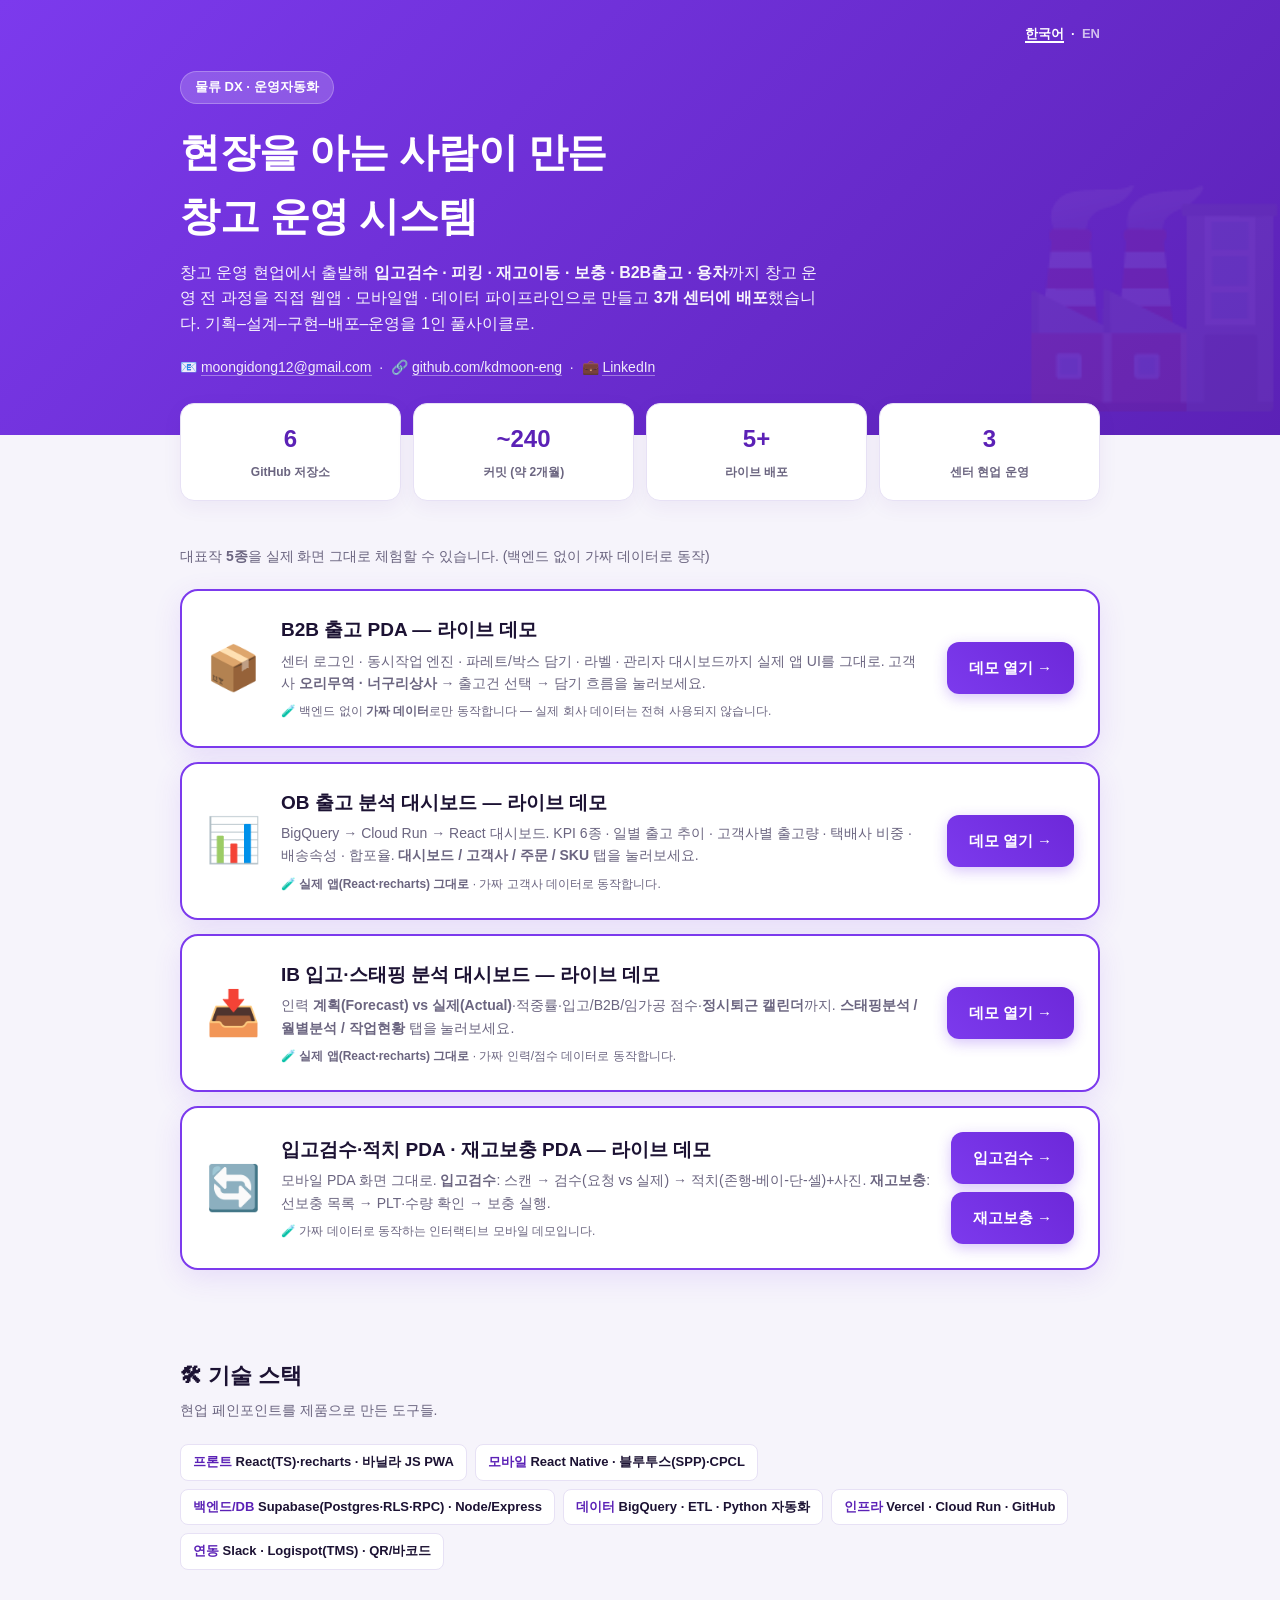
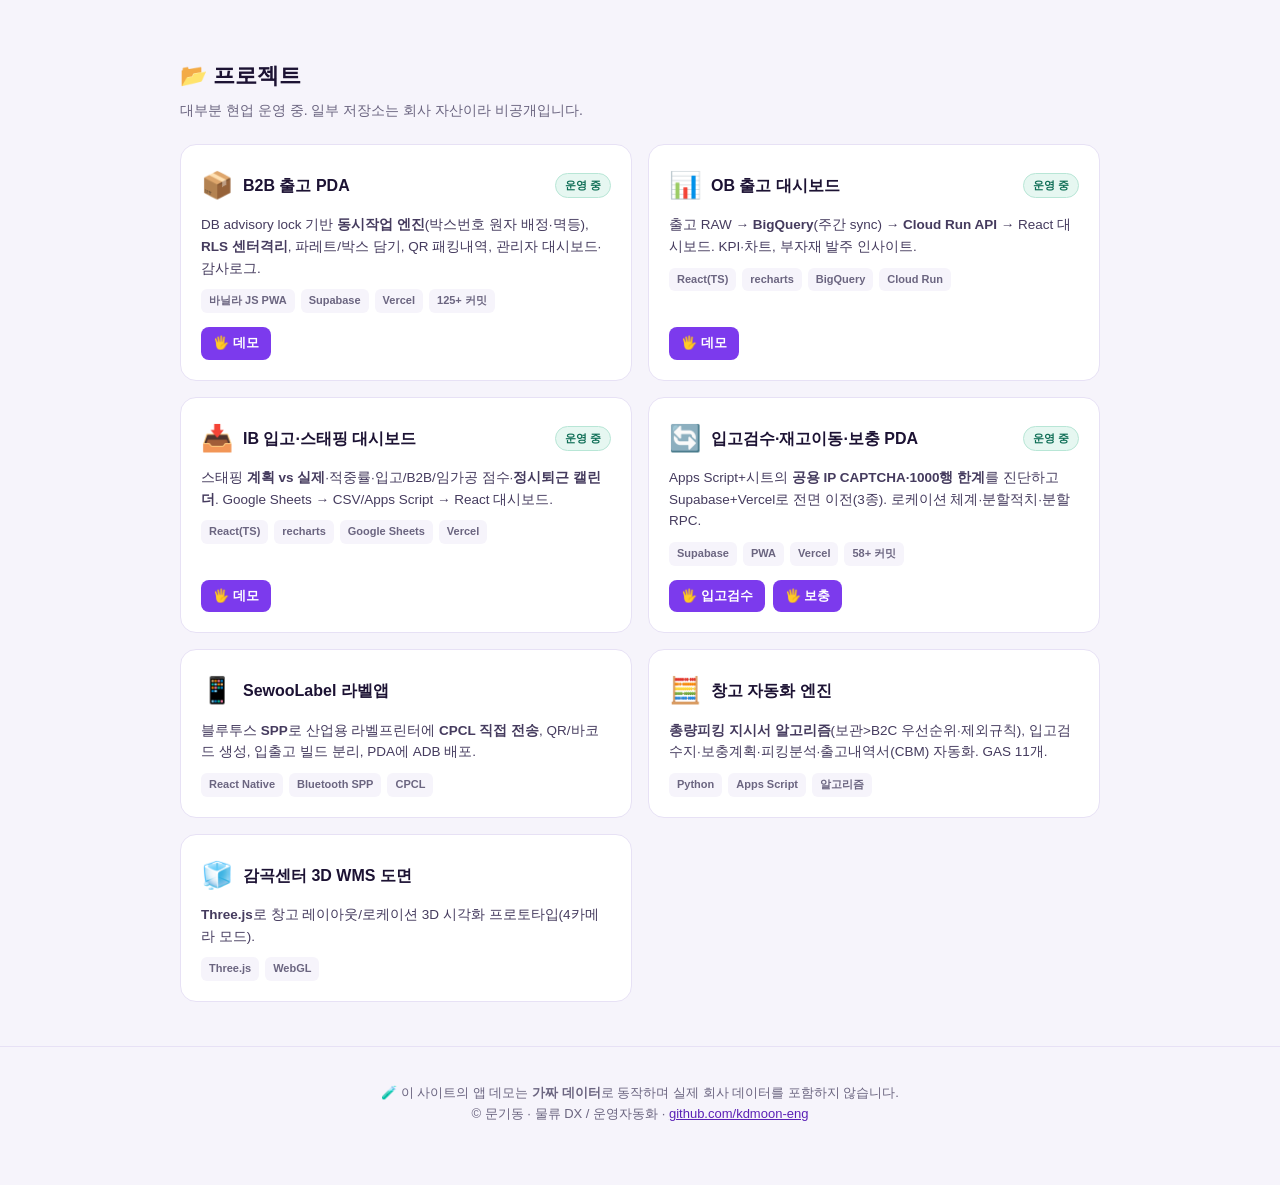
<file: index.html>
<!DOCTYPE html>
<html lang="ko">
<head>
<meta charset="utf-8">
<meta name="viewport" content="width=device-width, initial-scale=1">
<title>문기동 · 물류 DX / 운영자동화 포트폴리오</title>
<meta name="description" content="창고 운영 전 과정을 직접 웹앱·모바일앱·데이터 파이프라인으로 만든 물류 DX 실무자의 포트폴리오">
<style>
  *{box-sizing:border-box;margin:0;padding:0}
  :root{--p:#7c3aed;--p2:#5b21b6;--ink:#1c1233;--mut:#6b6580;--bg:#f6f4fb;--line:#e7e1f5}
  body{font-family:-apple-system,BlinkMacSystemFont,"Segoe UI",Roboto,"Apple SD Gothic Neo","Malgun Gothic",sans-serif;color:var(--ink);background:var(--bg);line-height:1.6;-webkit-font-smoothing:antialiased}
  .wrap{max-width:960px;margin:0 auto;padding:0 20px}
  a{color:inherit}
  /* hero */
  .hero{background:linear-gradient(135deg,#7c3aed,#5b21b6);color:#fff;padding:24px 0 56px;position:relative;overflow:hidden}
  .lang{text-align:right;font-size:13px;font-weight:700;margin-bottom:26px;position:relative;z-index:2}
  .lang a{color:#fff;text-decoration:none;opacity:.7}
  .lang a.on{opacity:1;border-bottom:2px solid #fff}
  .hero:after{content:"🏭";position:absolute;right:-10px;bottom:-30px;font-size:220px;opacity:.08}
  .hero .role{display:inline-block;background:rgba(255,255,255,.18);border:1px solid rgba(255,255,255,.25);border-radius:999px;padding:5px 14px;font-size:13px;font-weight:700;margin-bottom:16px}
  .hero h1{font-size:40px;font-weight:900;letter-spacing:-.5px;margin-bottom:12px}
  .hero p{font-size:16px;opacity:.95;max-width:640px}
  .hero .contact{margin-top:20px;font-size:14px;opacity:.9}
  .hero .contact a{text-decoration:none;border-bottom:1px solid rgba(255,255,255,.4)}
  /* stats */
  .stats{display:grid;grid-template-columns:repeat(4,1fr);gap:12px;margin:-32px auto 0;position:relative;z-index:2}
  .stat{background:#fff;border:1px solid var(--line);border-radius:14px;padding:16px 12px;text-align:center;box-shadow:0 6px 20px rgba(90,40,160,.06)}
  .stat b{display:block;font-size:24px;font-weight:900;color:var(--p2)}
  .stat span{font-size:12px;color:var(--mut);font-weight:600}
  section{padding:44px 0}
  h2{font-size:22px;font-weight:900;margin-bottom:6px}
  .sub{color:var(--mut);font-size:14px;margin-bottom:22px}
  /* featured demo */
  .feat{background:#fff;border:2px solid var(--p);border-radius:18px;padding:24px;display:flex;gap:20px;align-items:center;flex-wrap:wrap;box-shadow:0 8px 28px rgba(124,58,237,.12)}
  .feat .ico{font-size:44px}
  .feat .body{flex:1;min-width:220px}
  .feat h3{font-size:19px;font-weight:900;margin-bottom:4px}
  .feat p{font-size:14px;color:var(--mut)}
  .btn{display:inline-flex;align-items:center;gap:8px;background:linear-gradient(45deg,#7c3aed,#6d28d9);color:#fff;text-decoration:none;font-weight:800;font-size:15px;padding:14px 22px;border-radius:12px;box-shadow:0 4px 14px rgba(124,58,237,.3);white-space:nowrap}
  .btn.ghost{background:#fff;color:var(--p2);border:1.5px solid var(--line);box-shadow:none}
  .demo-note{font-size:12px;color:var(--mut);margin-top:8px}
  /* stack */
  .tags{display:flex;flex-wrap:wrap;gap:8px}
  .tag{background:#fff;border:1px solid var(--line);border-radius:8px;padding:7px 12px;font-size:13px;font-weight:600}
  .tag b{color:var(--p2)}
  /* grid */
  .grid{display:grid;grid-template-columns:repeat(2,1fr);gap:16px}
  .card{background:#fff;border:1px solid var(--line);border-radius:16px;padding:20px;display:flex;flex-direction:column;gap:8px}
  .card .top{display:flex;align-items:center;gap:10px}
  .card .top .e{font-size:26px}
  .card h3{font-size:16px;font-weight:900}
  .card .live{margin-left:auto;font-size:11px;font-weight:800;color:#0f6e56;background:#e6f7f1;border:1px solid #b8e6d6;border-radius:999px;padding:3px 9px}
  .card p{font-size:13.5px;color:#453b5e}
  .card .st{display:flex;flex-wrap:wrap;gap:6px;margin-top:2px}
  .card .st span{font-size:11px;color:var(--mut);background:var(--bg);border-radius:6px;padding:3px 8px;font-weight:600}
  .card .links{margin-top:auto;display:flex;gap:8px;padding-top:6px}
  .card .links a{font-size:13px;font-weight:800;text-decoration:none;color:var(--p2)}
  .card .links a.demo{color:#fff;background:var(--p);padding:6px 12px;border-radius:8px}
  footer{padding:36px 0 60px;color:var(--mut);font-size:13px;text-align:center;border-top:1px solid var(--line)}
  @media(max-width:680px){.hero h1{font-size:30px}.stats{grid-template-columns:repeat(2,1fr)}.grid{grid-template-columns:1fr}}
</style>
</head>
<body>

<div class="hero">
  <div class="wrap">
    <div class="lang"><a href="index.html" class="on">한국어</a> &nbsp;·&nbsp; <a href="index-en.html">EN</a></div>
    <span class="role">물류 DX · 운영자동화</span>
    <h1>현장을 아는 사람이 만든<br>창고 운영 시스템</h1>
    <p>창고 운영 현업에서 출발해 <b>입고검수 · 피킹 · 재고이동 · 보충 · B2B출고 · 용차</b>까지 창고 운영 전 과정을 직접 웹앱 · 모바일앱 · 데이터 파이프라인으로 만들고 <b>3개 센터에 배포</b>했습니다. 기획–설계–구현–배포–운영을 1인 풀사이클로.</p>
    <div class="contact">📧 <a href="mailto:moongidong12@gmail.com">moongidong12@gmail.com</a> &nbsp;·&nbsp; 🔗 <a href="https://github.com/kdmoon-eng" target="_blank" rel="noopener">github.com/kdmoon-eng</a> &nbsp;·&nbsp; 💼 <a href="https://www.linkedin.com/in/ki-dong-moon-9111ba21b/" target="_blank" rel="noopener">LinkedIn</a></div>
  </div>
</div>

<div class="wrap">
  <div class="stats">
    <div class="stat"><b>6</b><span>GitHub 저장소</span></div>
    <div class="stat"><b>~240</b><span>커밋 (약 2개월)</span></div>
    <div class="stat"><b>5+</b><span>라이브 배포</span></div>
    <div class="stat"><b>3</b><span>센터 현업 운영</span></div>
  </div>
</div>

<div class="wrap">
  <section>
    <div class="sub">대표작 <b>5종</b>을 실제 화면 그대로 체험할 수 있습니다. (백엔드 없이 가짜 데이터로 동작)</div>
    <div class="feat">
      <div class="ico">📦</div>
      <div class="body">
        <h3>B2B 출고 PDA — 라이브 데모</h3>
        <p>센터 로그인 · 동시작업 엔진 · 파레트/박스 담기 · 라벨 · 관리자 대시보드까지 실제 앱 UI를 그대로. 고객사 <b>오리무역 · 너구리상사</b> → 출고건 선택 → 담기 흐름을 눌러보세요.</p>
        <div class="demo-note">🧪 백엔드 없이 <b>가짜 데이터</b>로만 동작합니다 — 실제 회사 데이터는 전혀 사용되지 않습니다.</div>
      </div>
      <a class="btn" href="b2b-pda.html">데모 열기 →</a>
    </div>
    <div class="feat" style="margin-top:14px">
      <div class="ico">📊</div>
      <div class="body">
        <h3>OB 출고 분석 대시보드 — 라이브 데모</h3>
        <p>BigQuery → Cloud Run → React 대시보드. KPI 6종 · 일별 출고 추이 · 고객사별 출고량 · 택배사 비중 · 배송속성 · 합포율. <b>대시보드 / 고객사 / 주문 / SKU</b> 탭을 눌러보세요.</p>
        <div class="demo-note">🧪 <b>실제 앱(React·recharts) 그대로</b> · 가짜 고객사 데이터로 동작합니다.</div>
      </div>
      <a class="btn" href="ob/index.html">데모 열기 →</a>
    </div>
    <div class="feat" style="margin-top:14px">
      <div class="ico">📥</div>
      <div class="body">
        <h3>IB 입고·스태핑 분석 대시보드 — 라이브 데모</h3>
        <p>인력 <b>계획(Forecast) vs 실제(Actual)</b>·적중률·입고/B2B/임가공 점수·<b>정시퇴근 캘린더</b>까지. <b>스태핑분석 / 월별분석 / 작업현황</b> 탭을 눌러보세요.</p>
        <div class="demo-note">🧪 <b>실제 앱(React·recharts) 그대로</b> · 가짜 인력/점수 데이터로 동작합니다.</div>
      </div>
      <a class="btn" href="ib/index.html">데모 열기 →</a>
    </div>
    <div class="feat" style="margin-top:14px">
      <div class="ico">🔄</div>
      <div class="body">
        <h3>입고검수·적치 PDA · 재고보충 PDA — 라이브 데모</h3>
        <p>모바일 PDA 화면 그대로. <b>입고검수</b>: 스캔 → 검수(요청 vs 실제) → 적치(존행-베이-단-셀)+사진. <b>재고보충</b>: 선보충 목록 → PLT·수량 확인 → 보충 실행.</p>
        <div class="demo-note">🧪 가짜 데이터로 동작하는 인터랙티브 모바일 데모입니다.</div>
      </div>
      <div style="display:flex;flex-direction:column;gap:8px">
        <a class="btn" href="inbound-pda.html">입고검수 →</a>
        <a class="btn" href="replenish-pda.html">재고보충 →</a>
      </div>
    </div>
  </section>

  <section>
    <h2>🛠 기술 스택</h2>
    <div class="sub">현업 페인포인트를 제품으로 만든 도구들.</div>
    <div class="tags">
      <span class="tag"><b>프론트</b> React(TS)·recharts · 바닐라 JS PWA</span>
      <span class="tag"><b>모바일</b> React Native · 블루투스(SPP)·CPCL</span>
      <span class="tag"><b>백엔드/DB</b> Supabase(Postgres·RLS·RPC) · Node/Express</span>
      <span class="tag"><b>데이터</b> BigQuery · ETL · Python 자동화</span>
      <span class="tag"><b>인프라</b> Vercel · Cloud Run · GitHub</span>
      <span class="tag"><b>연동</b> Slack · Logispot(TMS) · QR/바코드</span>
    </div>
  </section>

  <section>
    <h2>📂 프로젝트</h2>
    <div class="sub">대부분 현업 운영 중. 일부 저장소는 회사 자산이라 비공개입니다.</div>
    <div class="grid">

      <div class="card">
        <div class="top"><span class="e">📦</span><h3>B2B 출고 PDA</h3><span class="live">운영 중</span></div>
        <p>DB advisory lock 기반 <b>동시작업 엔진</b>(박스번호 원자 배정·멱등), <b>RLS 센터격리</b>, 파레트/박스 담기, QR 패킹내역, 관리자 대시보드·감사로그.</p>
        <div class="st"><span>바닐라 JS PWA</span><span>Supabase</span><span>Vercel</span><span>125+ 커밋</span></div>
        <div class="links"><a class="demo" href="b2b-pda.html">🖐 데모</a></div>
      </div>

      <div class="card">
        <div class="top"><span class="e">📊</span><h3>OB 출고 대시보드</h3><span class="live">운영 중</span></div>
        <p>출고 RAW → <b>BigQuery</b>(주간 sync) → <b>Cloud Run API</b> → React 대시보드. KPI·차트, 부자재 발주 인사이트.</p>
        <div class="st"><span>React(TS)</span><span>recharts</span><span>BigQuery</span><span>Cloud Run</span></div>
        <div class="links"><a class="demo" href="ob/index.html">🖐 데모</a></div>
      </div>

      <div class="card">
        <div class="top"><span class="e">📥</span><h3>IB 입고·스태핑 대시보드</h3><span class="live">운영 중</span></div>
        <p>스태핑 <b>계획 vs 실제</b>·적중률·입고/B2B/임가공 점수·<b>정시퇴근 캘린더</b>. Google Sheets → CSV/Apps Script → React 대시보드.</p>
        <div class="st"><span>React(TS)</span><span>recharts</span><span>Google Sheets</span><span>Vercel</span></div>
        <div class="links"><a class="demo" href="ib/index.html">🖐 데모</a></div>
      </div>

      <div class="card">
        <div class="top"><span class="e">🔄</span><h3>입고검수·재고이동·보충 PDA</h3><span class="live">운영 중</span></div>
        <p>Apps Script+시트의 <b>공용 IP CAPTCHA·1000행 한계</b>를 진단하고 Supabase+Vercel로 전면 이전(3종). 로케이션 체계·분할적치·분할 RPC.</p>
        <div class="st"><span>Supabase</span><span>PWA</span><span>Vercel</span><span>58+ 커밋</span></div>
        <div class="links"><a class="demo" href="inbound-pda.html">🖐 입고검수</a><a class="demo" href="replenish-pda.html">🖐 보충</a></div>
      </div>

      <div class="card">
        <div class="top"><span class="e">📱</span><h3>SewooLabel 라벨앱</h3></div>
        <p>블루투스 <b>SPP</b>로 산업용 라벨프린터에 <b>CPCL 직접 전송</b>, QR/바코드 생성, 입출고 빌드 분리, PDA에 ADB 배포.</p>
        <div class="st"><span>React Native</span><span>Bluetooth SPP</span><span>CPCL</span></div>
      </div>

      <div class="card">
        <div class="top"><span class="e">🧮</span><h3>창고 자동화 엔진</h3></div>
        <p><b>총량피킹 지시서 알고리즘</b>(보관&gt;B2C 우선순위·제외규칙), 입고검수지·보충계획·피킹분석·출고내역서(CBM) 자동화. GAS 11개.</p>
        <div class="st"><span>Python</span><span>Apps Script</span><span>알고리즘</span></div>
      </div>

      <div class="card">
        <div class="top"><span class="e">🧊</span><h3>감곡센터 3D WMS 도면</h3></div>
        <p><b>Three.js</b>로 창고 레이아웃/로케이션 3D 시각화 프로토타입(4카메라 모드).</p>
        <div class="st"><span>Three.js</span><span>WebGL</span></div>
      </div>

    </div>
  </section>
</div>

<footer>
  <div class="wrap">
    🧪 이 사이트의 앱 데모는 <b>가짜 데이터</b>로 동작하며 실제 회사 데이터를 포함하지 않습니다.<br>
    © 문기동 · 물류 DX / 운영자동화 · <a href="https://github.com/kdmoon-eng" style="color:var(--p2)">github.com/kdmoon-eng</a>
  </div>
</footer>

</body>
</html>
</file>
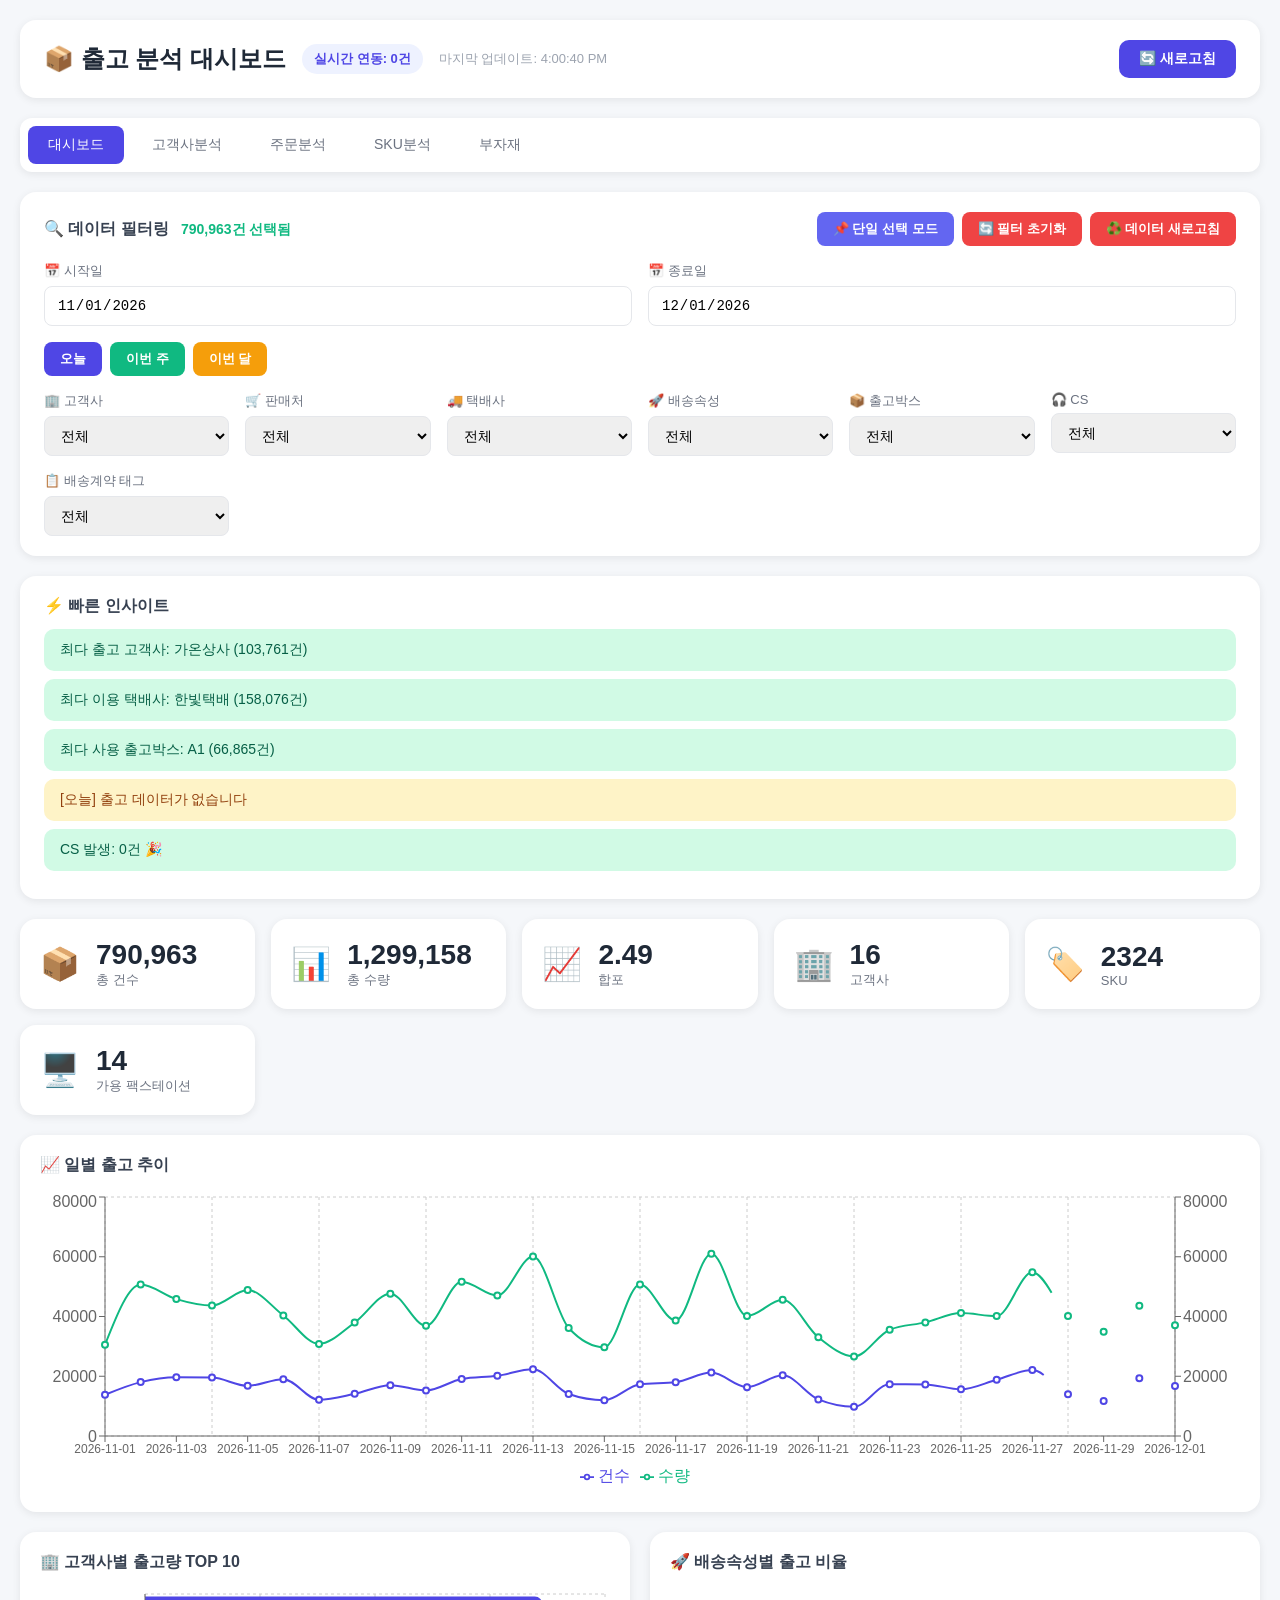
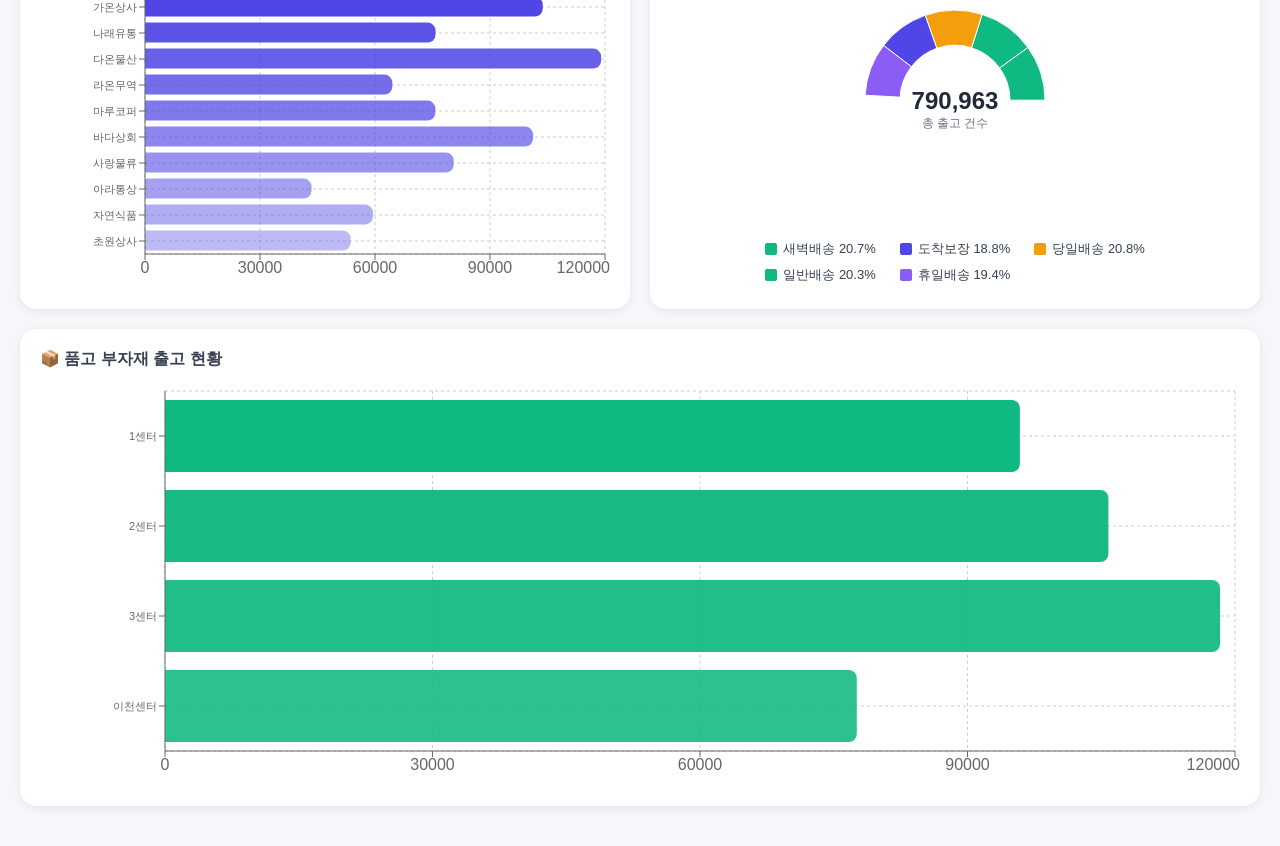
<file: ob/index.html>
<!doctype html><html lang="ko"><head><meta charset="utf-8"><meta name="viewport" content="width=device-width,initial-scale=1,shrink-to-fit=no"><meta name="theme-color" content="#000000"><title>출고(OB) 분석 대시보드 · 데모</title><script defer="defer" src="./static/js/main.7dc6bbcd.js"></script><link href="./static/css/main.7073edac.css" rel="stylesheet"></head><body><noscript>You need to enable JavaScript to run this app.</noscript><div id="root"></div></body></html>
</file>
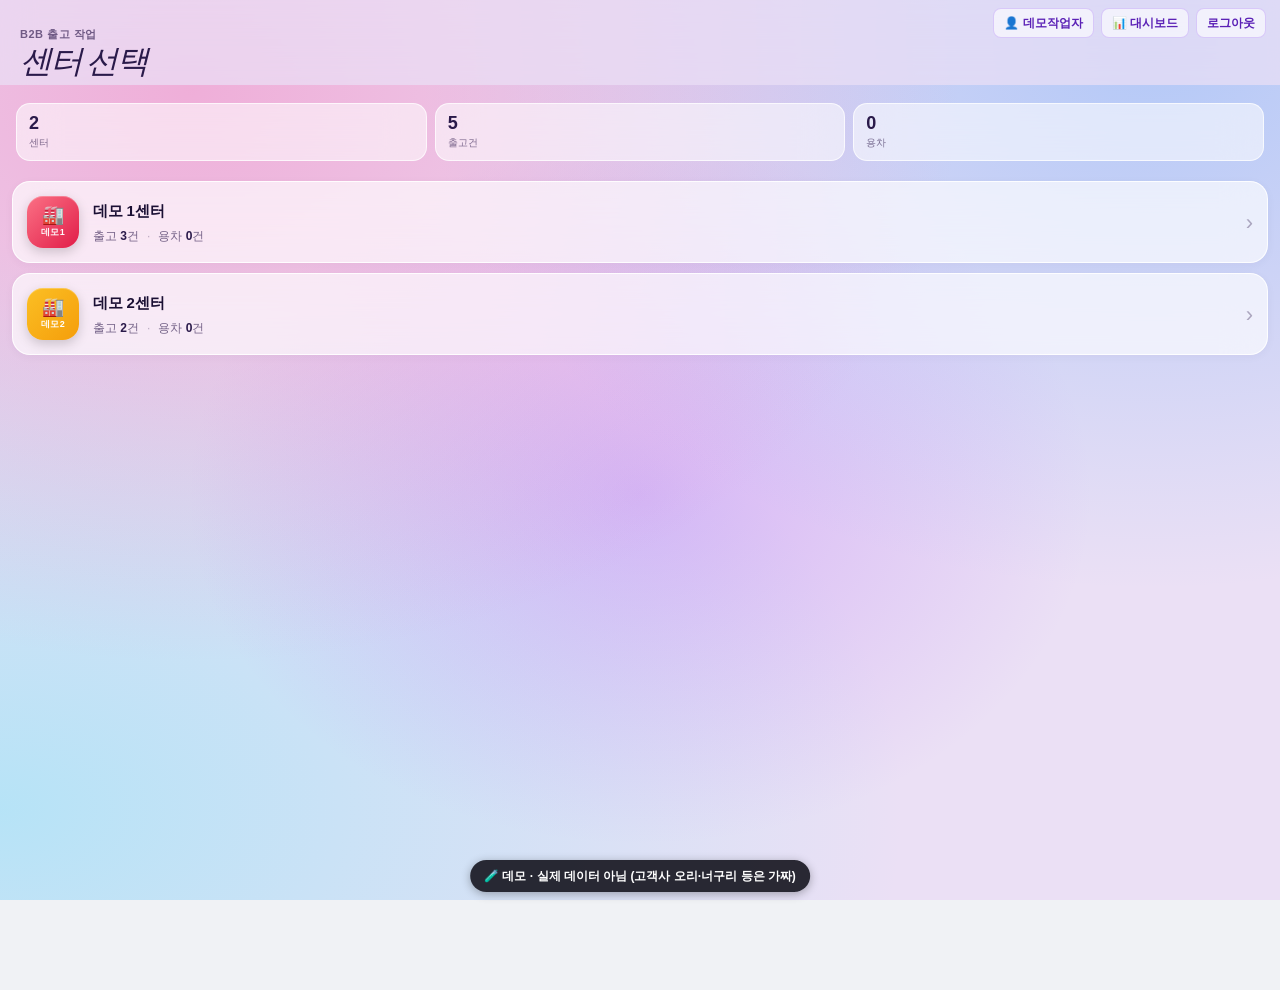
<file: b2b-pda.html>
<!DOCTYPE html>
<html>
<head>
<meta charset="utf-8">
<base target="_top">
<meta name="viewport" content="width=device-width, initial-scale=1, maximum-scale=1">
<title>PDA 출고 작업</title>
<meta name="theme-color" content="#7c3aed">
<meta name="mobile-web-app-capable" content="yes">
<meta name="apple-mobile-web-app-capable" content="yes">
<meta name="apple-mobile-web-app-title" content="B2B 출고">
<link rel="preconnect" href="https://fonts.googleapis.com">
<link href="https://fonts.googleapis.com/css2?family=Instrument+Serif:ital@0;1&display=swap" rel="stylesheet">
<style>
* { box-sizing: border-box; margin: 0; padding: 0; -webkit-tap-highlight-color: transparent; }
body { font-family: -apple-system, BlinkMacSystemFont, "Noto Sans KR", sans-serif; background: #f0f2f5; color: #1a1a1a; font-size: 14px; line-height: 1.5; padding-bottom: 90px; }
.screen { display: none; }
.screen.active { display: block; }
.header { background: #fff; padding: 14px 16px; border-bottom: 1px solid #e0e0e0; display: flex; align-items: center; gap: 10px; position: sticky; top: 0; z-index: 10; }
.header .back { font-size: 22px; cursor: pointer; color: #666; padding: 4px 8px; }
.header .title { flex: 1; min-width: 0; }
.header .title small { display: block; font-size: 11px; color: #888; margin-bottom: 2px; }
.header .title strong { display: block; font-size: 15px; font-weight: 500; white-space: nowrap; overflow: hidden; text-overflow: ellipsis; }
.header .count { font-size: 11px; color: #888; flex-shrink: 0; }
.subheader { padding: 6px 16px; background: #fafafa; font-size: 11px; color: #888; border-bottom: 1px solid #f0f0f0; }
.progress { height: 3px; background: #e0e0e0; }
.progress-bar { height: 100%; background: #0f6e56; transition: width 0.3s; }
.content { padding: 12px; }
.card-row { display: flex; justify-content: space-between; align-items: center; }
.badge { display: inline-block; font-size: 10px; font-weight: 500; padding: 3px 8px; border-radius: 4px; }
.badge-box { background: #fef3e2; color: #854f0b; font-size: 12px; font-weight: 800; }
.badge-plt { background: #d3efe4; color: #0b5a46; font-size: 12px; font-weight: 800; border: 1px solid #6fc4a9; }
.badge-doc { background: #fceaea; color: #a32d2d; }
.sku-item { background: #fff; border-radius: 8px; padding: 12px 14px; margin-bottom: 8px; border: 1px solid #e0e0e0; }
.sku-item.done { background: #e6f1fb; border-color: #b5d4f4; }
.sku-item.active { background: #fef3e2; border: 2px solid #f5c690; padding: 16px; }
.sku-item.pending { background: #f5f5f5; }
.sku-name { font-size: 13px; font-weight: 500; white-space: nowrap; overflow: hidden; text-overflow: ellipsis; }
input { width: 100%; padding: 8px 10px; font-size: 14px; border: 1px solid #ccc; border-radius: 6px; background: #fff; }
input:focus { outline: 2px solid #0c64d6; outline-offset: -1px; border-color: transparent; }
button { padding: 8px 12px; font-size: 13px; font-weight: 500; background: #fff; border: 1px solid #ccc; border-radius: 6px; cursor: pointer; }
button:active { background: #e0e0e0; }
button.primary { background: #0c64d6; color: #fff; border-color: #0c64d6; }
button.primary:disabled { background: #ccc; border-color: #ccc; cursor: not-allowed; }
.footer { padding: 12px 16px; background: #fff; border-top: 1px solid #e0e0e0; position: fixed; bottom: 0; left: 0; right: 0; z-index: 10; }
.footer button { width: 100%; padding: 14px; font-size: 15px; }
.empty, .loading { text-align: center; padding: 40px 20px; color: #888; font-size: 13px; }

/* ============ 입고 PDA 스타일: 활성 SKU 큰 입력 ============ */
.scan-input-big {
  width: 100%;
  padding: 32px 18px !important;
  font-size: 28px !important;
  border: 4px solid #f5c690 !important;
  border-radius: 14px !important;
  background: #fff;
  text-align: center;
  font-weight: 600;
  font-family: "SF Mono", Menlo, monospace;
  letter-spacing: 1px;
  min-height: 100px;
}
.scan-input-big:focus {
  outline: 4px solid #f39c12;
  outline-offset: -2px;
  border-color: transparent !important;
}
.qty-input-big {
  width: 100%;
  padding: 22px 16px !important;
  font-size: 32px !important;
  border: 4px solid #dee2e6 !important;
  border-radius: 12px !important;
  background: #fff;
  text-align: center;
  font-weight: 700;
  min-height: 90px;
}
.qty-input-big:focus {
  outline: 4px solid #0c64d6;
  outline-offset: -2px;
  border-color: transparent !important;
}
.section-label-big {
  font-size: 13px;
  color: #854f0b;
  font-weight: 700;
  margin: 14px 0 6px 0;
  display: flex;
  align-items: center;
  gap: 6px;
}
.btn-big {
  width: 100%;
  padding: 20px 16px;
  font-size: 16px;
  font-weight: 700;
  border: none;
  border-radius: 12px;
  cursor: pointer;
  display: flex;
  align-items: center;
  justify-content: center;
  gap: 10px;
  color: #fff;
  margin-bottom: 8px;
  min-height: 62px;
  letter-spacing: -0.3px;
}
.btn-orange { background: linear-gradient(45deg, #f39c12, #e67e22); }
.btn-purple { background: linear-gradient(45deg, #9b59b6, #8e44ad); }
.btn-green  { background: linear-gradient(45deg, #28a745, #20c997); }
.btn-gray   { background: #6c757d; }
.btn-big:active { transform: scale(0.98); }
.btn-big:disabled { background: #ccc; cursor: not-allowed; transform: none; }

.action-panel {
  padding: 16px;
  border-radius: 12px;
  margin-top: 10px;
}
.panel-single { background: #fffaf0; border: 2px solid #f5c690; }
.panel-multi  { background: #faf5ff; border: 2px solid #d4b5f0; }

.container-buttons-big {
  display: grid;
  grid-template-columns: 1fr 1fr;
  gap: 8px;
}
.box-btn-big {
  padding: 20px 12px;
  font-size: 17px;
  font-weight: 700;
  background: #fff;
  border: 3px solid #f39c12;
  color: #854f0b;
  border-radius: 10px;
  cursor: pointer;
  min-height: 64px;
}
.box-btn-big.new { border-color: #888; color: #555; grid-column: span 2; border-style: dashed; }
.box-btn-big:active { background: #fef3e2; }

.split-row {
  display: flex;
  align-items: center;
  gap: 8px;
  margin-bottom: 8px;
  background: #fff;
  padding: 10px;
  border-radius: 8px;
  border: 1px solid #d4b5f0;
}
.split-row label {
  font-size: 14px;
  color: #6b4ba8;
  font-weight: 700;
  min-width: 80px;
}
.split-qty-input {
  flex: 1;
  padding: 14px !important;
  font-size: 22px !important;
  border: 3px solid #d4b5f0 !important;
  border-radius: 8px !important;
  background: #fff;
  text-align: center;
  font-weight: 700;
}
.split-qty-input:focus { outline: 3px solid #9b59b6; outline-offset: -2px; border-color: transparent !important; }
.del-btn {
  padding: 12px 14px;
  font-size: 12px;
  background: #dc3545;
  color: #fff;
  border: none;
  border-radius: 8px;
  cursor: pointer;
  font-weight: 700;
}
.split-validation-box {
  font-size: 15px;
  font-weight: 700;
  margin: 12px 0;
  padding: 14px;
  text-align: center;
  border-radius: 8px;
  background: #fff;
  border: 2px solid #d4b5f0;
}

/* ============ 고객사 화면 hero ============ */
.header-hero { background: linear-gradient(135deg, #a78bfa 0%, #8b5cf6 100%); color: #fff; padding: 22px 20px 16px; border-bottom: none; }
.header-hero .title small { color: rgba(255,255,255,0.7); font-size: 11px; letter-spacing: 0.5px; text-transform: uppercase; }
.header-hero .title strong { color: #fff; font-size: 20px; font-weight: 700; letter-spacing: -0.3px; margin-top: 2px; }
.hero-stats { background: linear-gradient(135deg, #a78bfa 0%, #8b5cf6 100%); padding: 0 20px 22px; color: rgba(255,255,255,0.85); font-size: 11px; display: flex; gap: 24px; }
.hero-stats .stat { display: flex; flex-direction: column; }
.hero-stats .stat-num { font-size: 22px; font-weight: 700; color: #fff; line-height: 1.1; margin-bottom: 2px; }
.hero-stats .stat-label { font-size: 11px; color: rgba(255,255,255,0.7); }
#client-list { padding: 16px 12px; margin-top: -10px; }
.client-card { background: #fff; border-radius: 14px; padding: 14px; margin-bottom: 10px; box-shadow: 0 2px 8px rgba(139,92,246,0.08), 0 1px 2px rgba(0,0,0,0.04); display: flex; align-items: center; gap: 14px; cursor: pointer; border: 1px solid #fff; }
.client-card:active { transform: scale(0.985); }
.client-avatar { width: 46px; height: 46px; border-radius: 12px; color: #fff; display: flex; align-items: center; justify-content: center; font-size: 18px; font-weight: 700; flex-shrink: 0; box-shadow: 0 2px 6px rgba(0,0,0,0.12); }
.client-info { flex: 1; min-width: 0; }
.client-name { font-size: 15px; font-weight: 600; color: #1a1a1a; margin-bottom: 4px; white-space: nowrap; overflow: hidden; text-overflow: ellipsis; }
.client-stats { font-size: 12px; color: #6b7280; display: flex; gap: 8px; align-items: center; }
.client-stats b { color: #7c3aed; font-weight: 600; }
.client-stats .dot { color: #d1d5db; }
.client-arrow { color: #c4c4c4; font-size: 22px; font-weight: 300; flex-shrink: 0; }
.shipment-card { background: #fff; border: 1px solid #e6e8eb; border-radius: 12px; padding: 14px; margin-bottom: 10px; cursor: pointer; box-shadow: 0 1px 2px rgba(0,0,0,0.04); }
.shipment-card:active { transform: scale(0.99); }
.shipment-no { font-family: "SF Mono", Menlo, Consolas, monospace; font-size: 15px; font-weight: 700; color: #111; margin-bottom: 4px; letter-spacing: -0.2px; }

/* ============ 라벨 출력 화면 ============ */
.header-print { background: linear-gradient(135deg, #10b981 0%, #059669 100%); }
.print-info { background: #fff; padding: 14px; border-radius: 12px; margin-bottom: 12px; box-shadow: 0 1px 3px rgba(0,0,0,0.04); }
.print-info .ship-client { font-size: 11px; color: #888; margin-bottom: 4px; }
.print-info .ship-no { font-family: "SF Mono", Menlo, Consolas, monospace; font-size: 15px; font-weight: 700; color: #111; }
.print-info .ship-summary { font-size: 12px; color: #059669; margin-top: 8px; font-weight: 500; }
.print-card { background: #fff; border-radius: 12px; padding: 14px; margin-bottom: 10px; border: 1px solid #e6e8eb; box-shadow: 0 1px 3px rgba(0,0,0,0.04); }
.print-card.printed { border-color: #34d399; background: #f0fdf4; }
.print-card-head { display: flex; justify-content: space-between; align-items: center; margin-bottom: 8px; padding-bottom: 8px; border-bottom: 1px dashed #e5e7eb; }
.print-container-name { font-size: 16px; font-weight: 700; color: #059669; }
.print-card.printed .print-container-name { color: #047857; }
.print-meta { font-size: 11px; color: #888; }
.print-boxinfo { font-size: 13px; color: #1f2937; background: #f3f4f6; border-radius: 8px; padding: 8px 12px; margin-bottom: 10px; font-weight: 600; }
.print-boxinfo b { color: #7c3aed; font-weight: 800; }
.print-boxinfo.none { color: #b45309; background: #fffbeb; font-weight: 500; }
.print-items { margin-bottom: 10px; }
.print-item { display: flex; justify-content: space-between; padding: 4px 0; font-size: 12px; }
.print-item .name { color: #333; flex: 1; white-space: nowrap; overflow: hidden; text-overflow: ellipsis; padding-right: 8px; }
.print-item .qty { color: #7c3aed; font-weight: 600; flex-shrink: 0; }
.print-btn { width: 100%; padding: 12px; font-size: 14px; font-weight: 600; background: #10b981; color: #fff; border: none; border-radius: 8px; cursor: pointer; }
.print-btn:active { background: #059669; }
.print-card.printed .print-btn { background: #fff; color: #047857; border: 1.5px solid #34d399; }
.print-finish-btn { width: 100%; padding: 14px; font-size: 14px; font-weight: 600; background: #1f2937; color: #fff; border: none; border-radius: 10px; cursor: pointer; margin-top: 8px; }
.print-photo { width: 100%; max-height: 160px; object-fit: cover; border-radius: 8px; border: 1px solid #d1d5db; margin-bottom: 8px; }
/* ============ 첫 화면 전용 - Lavender Mist (B-2) ============ */
#screen-center {
  background: #ebe0f5;
  background-image:
    radial-gradient(at 15% 10%, rgba(244, 114, 182, 0.45) 0px, transparent 50%),
    radial-gradient(at 90% 5%, rgba(96, 165, 250, 0.4) 0px, transparent 45%),
    radial-gradient(at 50% 55%, rgba(168, 85, 247, 0.3) 0px, transparent 50%),
    radial-gradient(at 0% 90%, rgba(103, 232, 249, 0.4) 0px, transparent 50%);
  min-height: 100vh;
}
#screen-center .header-hero {
    position: sticky;
    top: 0;
    z-index: 20;
    background: rgba(235, 224, 245, 0.72);
    backdrop-filter: blur(16px);
    -webkit-backdrop-filter: blur(16px);
    padding: 26px 20px 8px;
    border-bottom: none;
  }
#screen-center .header-hero .topnav { position: absolute; top: 8px; right: 14px; display: flex; gap: 7px; }
#screen-center .header-hero .topnav a { font-size: 12px; font-weight: 600; color: #5b21b6; background: rgba(255,255,255,0.62); border: 1px solid rgba(124,58,237,0.22); border-radius: 8px; padding: 5px 10px; text-decoration: none; }
#screen-center .header-hero .title small {
  color: rgba(45,25,75,0.65);
  font-size: 11px;
  font-weight: 600;
  letter-spacing: 0.5px;
  text-transform: uppercase;
}
#screen-center .header-hero .title strong {
  color: #2a1a4a;
  font-family: 'Instrument Serif', serif;
  font-style: italic;
  font-size: 32px;
  font-weight: 400;
  letter-spacing: -1px;
  margin-top: 2px;
  line-height: 1;
}
#screen-center .hero-stats {
  background: transparent;
  padding: 18px 16px 12px;
  color: #2a1a4a;
  display: flex;
  gap: 8px;
}
#screen-center .hero-stats .stat {
  flex: 1;
  background: rgba(255,255,255,0.55);
  backdrop-filter: blur(20px);
  -webkit-backdrop-filter: blur(20px);
  border: 1px solid rgba(255,255,255,0.7);
  border-radius: 14px;
  padding: 10px 12px;
  flex-direction: column;
}
#screen-center .hero-stats .stat-num {
  font-size: 18px;
  font-weight: 700;
  color: #2a1a4a;
  letter-spacing: -0.5px;
  line-height: 1.1;
  margin-bottom: 2px;
}
#screen-center .hero-stats .stat-label {
  font-size: 10px;
  color: rgba(45,25,75,0.6);
}
#screen-center #center-list {
  padding: 8px 12px 20px;
  margin-top: 0;
}
#screen-center .client-card {
  background: rgba(255,255,255,0.65);
  backdrop-filter: blur(20px);
  -webkit-backdrop-filter: blur(20px);
  border: 1px solid rgba(255,255,255,0.85);
  box-shadow: 0 2px 10px rgba(45, 25, 75, 0.04);
  border-radius: 18px;
}
#screen-center .client-card:active { transform: scale(0.985); }
#screen-center .client-avatar {
  width: 52px;
  height: 52px;
  border-radius: 16px;
  display: flex;
  flex-direction: column;
  align-items: center;
  justify-content: center;
  flex-shrink: 0;
  font-size: inherit;
  font-weight: inherit;
  box-shadow: inset 0 1px 0 rgba(255,255,255,0.25), 0 4px 12px rgba(0,0,0,0.18);
}
#screen-center .client-avatar .av-icon {
  font-size: 18px;
  line-height: 1;
}
#screen-center .client-avatar .av-label {
  font-size: 9px;
  font-weight: 700;
  color: rgba(255,255,255,0.98);
  margin-top: 2px;
  letter-spacing: 0.3px;
}
#screen-center .client-name {
  color: #1a0f33;
  letter-spacing: -0.2px;
}
#screen-center .client-stats {
  color: rgba(45,25,75,0.65);
}
#screen-center .client-stats b { color: #2a1a4a; }
#screen-center .client-stats .dot { color: rgba(45,25,75,0.3); }
#screen-center .client-arrow { color: rgba(45,25,75,0.35); }
/* ============ 고객사 선택 화면 - Editorial Minimal (C안) ============ */
#screen-client {
  background: #fafaf7;
  min-height: 100vh;
}
#screen-client .header-hero {
  background: #fafaf7;
  padding: 26px 20px 18px;
  border-bottom: 1px solid #ececea;
  display: flex;
  align-items: flex-end;
  gap: 12px;
}
#screen-client .header-hero .back {
  color: #444;
  font-size: 22px;
  cursor: pointer;
  padding: 4px 8px;
  align-self: center;
}
#screen-client .header-hero .title { flex: 1; }
#screen-client .header-hero .title small {
  color: #999;
  font-size: 10px;
  font-weight: 600;
  letter-spacing: 1.5px;
  text-transform: uppercase;
  margin-bottom: 4px;
}
#screen-client .header-hero .title strong {
  color: #111;
  font-family: 'Instrument Serif', serif;
  font-style: italic;
  font-size: 32px;
  font-weight: 400;
  letter-spacing: -1px;
  line-height: 1;
}
#screen-client .hd-num {
  font-family: 'Instrument Serif', serif;
  font-size: 38px;
  font-weight: 400;
  font-style: italic;
  color: #d9c89a;
  line-height: 1;
  flex-shrink: 0;
}
#screen-client .hero-stats {
  background: #fafaf7;
  padding: 0;
  display: flex;
  border-bottom: 1px solid #ececea;
  gap: 0;
  color: inherit;
}
#screen-client .hero-stats .stat {
  flex: 1;
  padding: 12px 20px;
  border-right: 1px solid #ececea;
  flex-direction: column;
}
#screen-client .hero-stats .stat:last-child { border-right: none; }
#screen-client .hero-stats .stat-num {
  font-family: 'Instrument Serif', serif;
  font-size: 22px;
  color: #111;
  font-weight: 400;
  line-height: 1;
}
#screen-client .hero-stats .stat-label {
  font-size: 10px;
  color: #999;
  margin-top: 4px;
  letter-spacing: 0.5px;
  text-transform: uppercase;
}
#screen-client #client-list {
  padding: 16px 14px;
  margin-top: 0;
}
#screen-client .client-card {
  background: #fff;
  border-radius: 14px;
  padding: 16px 16px 16px 0;
  border: 1px solid #fff;
  box-shadow: 0 1px 2px rgba(0,0,0,0.04);
  position: relative;
  overflow: hidden;
  margin-bottom: 10px;
  display: flex;
  align-items: center;
  gap: 0;
}
#screen-client .client-card:active { transform: scale(0.99); }
#screen-client .color-bar {
  width: 6px;
  align-self: stretch;
  margin-right: 14px;
  border-radius: 0 4px 4px 0;
  flex-shrink: 0;
}
#screen-client .client-avatar {
  width: 44px;
  height: 44px;
  background: transparent !important;
  display: flex;
  align-items: center;
  justify-content: center;
  flex-shrink: 0;
  margin-right: 14px;
  font-family: 'Instrument Serif', serif;
  font-size: 26px;
  font-weight: 400;
  position: relative;
  box-shadow: none;
}
#screen-client .client-avatar .av-num {
  position: absolute;
  bottom: -2px;
  right: -4px;
  background: #111;
  color: #fff;
  font-family: -apple-system, BlinkMacSystemFont, sans-serif;
  font-size: 9px;
  font-weight: 700;
  padding: 2px 5px;
  border-radius: 4px;
  line-height: 1;
}
#screen-client .client-info { flex: 1; min-width: 0; }
#screen-client .client-name {
  color: #111;
  font-size: 15px;
  font-weight: 600;
  margin-bottom: 3px;
  letter-spacing: -0.2px;
}
#screen-client .client-stats {
  color: #888;
  font-size: 11px;
}
#screen-client .client-stats b {
    font-family: -apple-system, BlinkMacSystemFont, "Noto Sans KR", sans-serif;
    font-style: normal;
    color: #111;
    font-weight: 700;
    font-size: 14px;
  }
#screen-client .client-stats .dot { color: #ccc; }
#screen-client .client-arrow {
  color: #bbb;
  font-size: 18px;
  padding-right: 4px;
  font-weight: 300;
}
/* ============ 첫 화면 - 출고 유형 선택 (Lavender Mist) ============ */
#screen-home {
  background: #ebe0f5;
  background-image:
    radial-gradient(at 15% 10%, rgba(244, 114, 182, 0.45) 0px, transparent 50%),
    radial-gradient(at 90% 5%, rgba(96, 165, 250, 0.4) 0px, transparent 45%),
    radial-gradient(at 50% 55%, rgba(168, 85, 247, 0.3) 0px, transparent 50%),
    radial-gradient(at 0% 90%, rgba(103, 232, 249, 0.4) 0px, transparent 50%);
  min-height: 100vh;
}
#screen-home .header-hero {
    position: sticky;
    top: 0;
    z-index: 20;
    background: rgba(235, 224, 245, 0.72);
    backdrop-filter: blur(16px);
    -webkit-backdrop-filter: blur(16px);
    padding: 26px 20px 8px;
    border-bottom: none;
  }
#screen-home .header-hero .title small {
  color: rgba(45,25,75,0.65);
  font-size: 11px;
  font-weight: 600;
  letter-spacing: 0.5px;
  text-transform: uppercase;
}
#screen-home .header-hero .title strong {
  color: #2a1a4a;
  font-family: 'Instrument Serif', serif;
  font-style: italic;
  font-size: 32px;
  font-weight: 400;
  letter-spacing: -1px;
  margin-top: 2px;
  line-height: 1;
}
#screen-home .hero-stats {
  background: transparent;
  padding: 18px 16px 12px;
  color: #2a1a4a;
  display: flex;
  gap: 8px;
}
#screen-home .hero-stats .stat {
  flex: 1;
  background: rgba(255,255,255,0.55);
  backdrop-filter: blur(20px);
  -webkit-backdrop-filter: blur(20px);
  border: 1px solid rgba(255,255,255,0.7);
  border-radius: 14px;
  padding: 12px 14px;
  flex-direction: column;
}
#screen-home .hero-stats .stat-num {
  font-size: 22px;
  font-weight: 700;
  color: #2a1a4a;
  letter-spacing: -0.5px;
  line-height: 1.1;
  margin-bottom: 2px;
}
#screen-home .hero-stats .stat-label {
  font-size: 11px;
  color: rgba(45,25,75,0.6);
}
#screen-home #home-list {
  padding: 12px 14px 20px;
}
#screen-home .flow-card {
  background: rgba(255,255,255,0.7);
  backdrop-filter: blur(20px);
  -webkit-backdrop-filter: blur(20px);
  border: 1px solid rgba(255,255,255,0.85);
  border-radius: 18px;
  padding: 20px;
  margin-bottom: 12px;
  display: flex;
  align-items: center;
  gap: 16px;
  cursor: pointer;
  box-shadow: 0 4px 16px rgba(45, 25, 75, 0.06);
}
#screen-home .flow-card:active { transform: scale(0.985); }
#screen-home .flow-icon {
  width: 60px;
  height: 60px;
  border-radius: 16px;
  display: flex;
  align-items: center;
  justify-content: center;
  font-size: 28px;
  flex-shrink: 0;
  box-shadow: inset 0 1px 0 rgba(255,255,255,0.25), 0 4px 12px rgba(0,0,0,0.15);
}
#screen-home .flow-icon.shipment { background: linear-gradient(135deg, #fbbf24, #f59e0b); }
#screen-home .flow-icon.dispatch { background: linear-gradient(135deg, #60a5fa, #2563eb); }
#screen-home .flow-info { flex: 1; min-width: 0; }
#screen-home .flow-title {
  font-size: 17px;
  font-weight: 700;
  color: #1a0f33;
  margin-bottom: 4px;
  letter-spacing: -0.3px;
}
#screen-home .flow-desc {
  font-size: 12px;
  color: rgba(45,25,75,0.65);
}
#screen-home .flow-desc b {
  color: #2a1a4a;
  font-weight: 700;
}
#screen-home .flow-arrow {
  color: rgba(45,25,75,0.4);
  font-size: 22px;
  font-weight: 300;
  flex-shrink: 0;
}
/* ============ B2B 용차 출고 화면 ============ */
#screen-dispatch {
  background: #f8f9fb;
  min-height: 100vh;
}
#screen-dispatch .header-hero {
  background: linear-gradient(135deg, #60a5fa 0%, #2563eb 100%);
  padding: 22px 20px 16px;
  display: flex;
  align-items: center;
  gap: 8px;
}
#screen-dispatch .header-hero .back {
  color: rgba(255,255,255,0.95);
  font-size: 22px;
  cursor: pointer;
  padding: 4px 8px;
}
#screen-dispatch .header-hero .title small {
  color: rgba(255,255,255,0.75);
  font-size: 11px;
  font-weight: 600;
  letter-spacing: 0.5px;
  text-transform: uppercase;
}
#screen-dispatch .header-hero .title strong {
  color: #fff;
  font-size: 20px;
  font-weight: 700;
  margin-top: 2px;
}
#screen-dispatch .dispatch-summary {
  background: #fff;
  padding: 12px 16px;
  border-bottom: 1px solid #e6e8eb;
  display: flex;
  gap: 18px;
}
#screen-dispatch .dispatch-summary .item {
  display: flex;
  gap: 5px;
  align-items: baseline;
}
#screen-dispatch .dispatch-summary .num {
  font-size: 17px;
  font-weight: 700;
}
#screen-dispatch .dispatch-summary .label {
  font-size: 11px;
  color: #888;
}
#screen-dispatch #dispatch-list { padding: 12px; }

.dispatch-card {
  background: #fff;
  border-radius: 14px;
  padding: 16px;
  margin-bottom: 10px;
  border: 1px solid #e6e8eb;
  box-shadow: 0 1px 3px rgba(0,0,0,0.03);
}
.dispatch-card.completed {
  background: #f3f4f6;
  opacity: 0.65;
}
.dispatch-card-head {
  display: flex;
  justify-content: space-between;
  align-items: center;
  margin-bottom: 10px;
  gap: 8px;
}
.dispatch-badge {
  display: inline-flex;
  align-items: center;
  gap: 5px;
  padding: 4px 10px;
  border-radius: 6px;
  font-size: 11px;
  font-weight: 700;
  flex-shrink: 0;
}
.dispatch-badge.dispatched { background: #dbeafe; color: #1e40af; }
.dispatch-badge.arrived    { background: #d1fae5; color: #065f46; }
.dispatch-badge.delivered  { background: #d1fae5; color: #065f46; }
.dispatch-badge.waiting    { background: #fef3c7; color: #92400e; }
.dispatch-badge.canceled   { background: #e5e7eb; color: #6b7280; }
.dispatch-custom-code {
  font-family: "SF Mono", Menlo, monospace;
  font-size: 11px;
  color: #6b7280;
  letter-spacing: -0.2px;
  white-space: nowrap;
  overflow: hidden;
  text-overflow: ellipsis;
  min-width: 0;
}
.dispatch-card-body {
  padding: 10px 0;
  border-top: 1px dashed #e5e7eb;
  border-bottom: 1px dashed #e5e7eb;
  margin-bottom: 10px;
}
.dispatch-driver {
  font-size: 15px;
  font-weight: 700;
  color: #111;
  display: flex;
  align-items: center;
  flex-wrap: wrap;
  gap: 6px;
}
.dispatch-driver .plate {
  display: inline-block;
  padding: 3px 8px;
  background: #f3f4f6;
  border-radius: 5px;
  font-family: "SF Mono", Menlo, monospace;
  font-size: 12px;
  font-weight: 600;
  color: #444;
}
.dispatch-car {
  font-size: 12px;
  color: #6b7280;
  margin-top: 6px;
}
.dispatch-route {
  display: flex;
  flex-direction: column;
  gap: 6px;
  font-size: 13px;
}
.dispatch-route-row {
  display: flex;
  align-items: center;
  gap: 8px;
  color: #374151;
}
.dispatch-route-row .pin {
  font-size: 13px;
  width: 18px;
  flex-shrink: 0;
}
.dispatch-route-row .time {
  font-family: "SF Mono", Menlo, monospace;
  font-weight: 700;
  color: #111;
  font-size: 14px;
  flex-shrink: 0;
}
.dispatch-route-row .arrow { color: #d1d5db; flex-shrink: 0; }
.dispatch-route-row .place {
  flex: 1;
  min-width: 0;
  white-space: nowrap;
  overflow: hidden;
  text-overflow: ellipsis;
  color: #4b5563;
  font-size: 12px;
}
.dispatch-action-btn {
  width: 100%;
  padding: 13px;
  margin-top: 12px;
  font-size: 14px;
  font-weight: 700;
  border: none;
  border-radius: 10px;
  cursor: pointer;
}
.dispatch-action-btn.active {
  background: linear-gradient(135deg, #10b981, #059669);
  color: #fff;
}
.dispatch-action-btn.active:active { transform: scale(0.98); }
.dispatch-action-btn.done {
  background: #fff;
  color: #059669;
  border: 1.5px solid #34d399;
  cursor: default;
}
.dispatch-action-btn.disabled {
  background: #f3f4f6;
  color: #9ca3af;
  cursor: not-allowed;
}
/* ============ 토스트 알림 ============ */
.toast {
  position: fixed;
  bottom: 30px;
  left: 50%;
  transform: translateX(-50%) translateY(20px);
  background: #1f2937;
  color: #fff;
  padding: 14px 22px;
  border-radius: 30px;
  font-size: 14px;
  font-weight: 600;
  box-shadow: 0 8px 24px rgba(0,0,0,0.25);
  z-index: 9999;
  opacity: 0;
  transition: opacity 0.2s, transform 0.2s;
  pointer-events: none;
  max-width: 90%;
  text-align: center;
}
.toast.show {
  opacity: 1;
  transform: translateX(-50%) translateY(0);
}
.toast.success { background: linear-gradient(135deg, #10b981, #059669); }
.toast.error { background: linear-gradient(135deg, #ef4444, #dc2626); }
  /* 하단 뒤로가기 버튼 */
  #back-fab {
    position: fixed;
    right: 16px;
    bottom: 20px;
    display: none;
    align-items: center;
    gap: 6px;
    padding: 14px 22px;
    border-radius: 30px;
    background: rgba(31,41,55,0.92);
    color: #fff;
    border: none;
    font-size: 15px;
    font-weight: 700;
    box-shadow: 0 4px 16px rgba(0,0,0,0.28);
    z-index: 9000;
    cursor: pointer;
  }
  #back-fab.show { display: inline-flex; }
  #back-fab:active { transform: scale(0.96); }
  #back-fab.above-footer { bottom: 84px; }  /* 작업 화면 하단 완료버튼 위로 */
/* ============ 용차 사진 영역 ============ */
.dispatch-photos {
  margin-top: 10px;
  padding: 8px;
  background: #f9fafb;
  border-radius: 8px;
  border: 1px dashed #d1d5db;
}
.dispatch-photos.empty {
  display: none;
}
.dispatch-photos-header {
  display: flex;
  justify-content: space-between;
  align-items: center;
  margin-bottom: 6px;
  font-size: 11px;
  color: #6b7280;
  font-weight: 600;
}
.dispatch-photos-thumbs {
  display: flex;
  gap: 6px;
  flex-wrap: wrap;
}
.dispatch-thumb {
  position: relative;
  width: 56px;
  height: 56px;
  border-radius: 6px;
  overflow: hidden;
  border: 1px solid #e5e7eb;
  background: #fff;
  flex-shrink: 0;
}
.dispatch-thumb img {
  width: 100%;
  height: 100%;
  object-fit: cover;
  display: block;
}
.dispatch-thumb-uploading {
  position: absolute;
  inset: 0;
  background: rgba(255,255,255,0.85);
  display: flex;
  align-items: center;
  justify-content: center;
  font-size: 10px;
  font-weight: 700;
  color: #2563eb;
}
.dispatch-thumb-del {
  position: absolute;
  top: 2px;
  right: 2px;
  background: rgba(220,38,38,0.9);
  color: #fff;
  border: none;
  width: 18px;
  height: 18px;
  border-radius: 50%;
  font-size: 11px;
  font-weight: 700;
  cursor: pointer;
  padding: 0;
  display: flex;
  align-items: center;
  justify-content: center;
  line-height: 1;
}
.dispatch-photo-btn {
  width: 100%;
  padding: 11px;
  margin-top: 8px;
  font-size: 13px;
  font-weight: 700;
  background: #fff;
  color: #db2777;
  border: 1.5px solid #f9a8d4;
  border-radius: 10px;
  cursor: pointer;
  display: flex;
  align-items: center;
  justify-content: center;
  gap: 6px;
}
.dispatch-photo-btn:active { background: #fdf2f8; }
.dispatch-photo-btn:disabled {
  background: #f3f4f6;
  color: #9ca3af;
  border-color: #e5e7eb;
  cursor: not-allowed;
}
</style>
<!-- [DEMO] supabase-js 미로드: 백엔드 미연결, 브라우저 안 가짜 데이터로만 동작 -->
</head>
<body>
<div id="app">
  <!-- 🆕 새 첫 화면: 출고 유형 선택 -->
  <div id="screen-home" class="screen">
      <div class="header header-hero">
        <span class="back" onclick="goBack('center')">←</span>
        <div class="title"><small id="home-center-label">B2B 출고</small><strong>유형 선택</strong></div>
      </div>
      <div id="home-hero-stats" class="hero-stats"></div>
      <div id="home-list" class="content"></div>
    </div>

  <div id="screen-center" class="screen active">
      <div class="header header-hero">
        <div class="title"><small>B2B 출고 작업</small><strong>센터 선택</strong></div>
        <div class="topnav">
          <a href="#" onclick="changeWorker();return false;" title="작업자 변경">👤 <span id="wkName">작업자</span></a>
          <a href="dashboard.html">📊 대시보드</a>
          <a href="#" onclick="sbLogout();return false;">로그아웃</a>
        </div>
      </div>
      <div id="center-hero-stats" class="hero-stats"></div>
      <div id="center-list" class="content"><div class="loading">데이터 로딩 중...</div></div>
    </div>

  <div id="screen-client" class="screen">
      <div class="header header-hero">
        <span class="back" onclick="goBack('home')">←</span>
      <div class="title"><small id="selected-center-label">B2B 출고 작업</small><strong>고객사 선택</strong></div>
      <span class="hd-num" id="client-hd-num"></span>
    </div>
    <div id="hero-stats" class="hero-stats"></div>
    <div id="client-list" class="content"><div class="loading">데이터 로딩 중...</div></div>
  </div>

  <div id="screen-shipment" class="screen">
    <div class="header">
      <span class="back" onclick="goBack('client')">←</span>
      <div class="title"><small>고객사</small><strong id="selected-client"></strong></div>
      <span class="count" id="shipment-count"></span>
    </div>
    <div class="subheader">↓ 출고일자 빠른 순</div>
    <div id="shipment-list" class="content"></div>
  </div>

  <div id="screen-work" class="screen">
    <div class="header">
      <span class="back" onclick="goBack('shipment')">←</span>
      <div class="title"><small id="work-client"></small><strong id="work-shipment" style="font-family:monospace;font-size:12px;letter-spacing:-0.3px"></strong></div>
      <span class="count" id="work-progress"></span>
    </div>
    <div class="progress"><div id="work-progress-bar" class="progress-bar" style="width:0%"></div></div>
    <div id="work-info" class="subheader"></div>
    <div id="sku-list" class="content"></div>
    <div id="box-photo-list" class="content" style="padding-top:0"></div>
    <div class="footer">
      <div id="box-btns" style="display:flex;flex-wrap:wrap;gap:6px;margin-bottom:8px;max-height:96px;overflow-y:auto"></div>
      <button id="complete-btn" class="primary" disabled onclick="completeAll()">출고건 완료 (0 / 0)</button>
    </div>
  </div>

  <!-- 🆕 다른 작업자 작업 중 — 전면 경고 오버레이 (탭하면 닫힘, 5초 후 자동 닫힘) -->
  <div id="claim-warn" onclick="hideClaimWarn()" style="display:none;position:fixed;inset:0;z-index:99999;background:rgba(185,28,28,0.94);color:#fff;flex-direction:column;align-items:center;justify-content:center;text-align:center;padding:32px">
    <div style="font-size:72px;line-height:1">⚠️</div>
    <div style="font-size:28px;font-weight:900;margin:16px 0 10px">다른 작업자 작업 중!</div>
    <div id="claim-warn-text" style="font-size:17px;font-weight:600;line-height:1.7"></div>
    <div style="margin-top:26px;font-size:13px;opacity:0.85">화면을 탭하면 닫힙니다</div>
  </div>

  <!-- 🆕 박스 정보/완료 모달 (스크롤 없이 박스종류·크기·치수 입력) -->
  <div id="box-modal" style="display:none;position:fixed;inset:0;z-index:9999;background:rgba(0,0,0,0.45);align-items:flex-end;justify-content:center">
    <div style="background:#f5f6fa;width:100%;max-width:520px;max-height:88vh;border-radius:16px 16px 0 0;display:flex;flex-direction:column">
      <div style="display:flex;align-items:center;justify-content:space-between;padding:14px 16px;border-bottom:1px solid #e5e7eb;background:#fff;border-radius:16px 16px 0 0">
        <strong id="box-modal-title" style="font-size:16px;color:#333">📦 박스 정보 입력 &amp; 완료</strong>
        <button onclick="closeBoxModal()" style="padding:8px 14px;font-size:13px;font-weight:700;background:#fff;border:1.5px solid #ddd;border-radius:8px;color:#555">닫기 (계속 담기)</button>
      </div>
      <div id="box-modal-body" style="padding:14px 16px;overflow-y:auto;flex:1"></div>
    </div>
  </div>

  <div id="screen-print" class="screen">
    <div class="header header-hero header-print">
      ...
    </div>
    <div class="content">
      <div id="print-info" class="print-info"></div>
      <div id="print-list"></div>
      <button class="print-finish-btn" onclick="finishPrint()">완료 후 첫 화면으로</button>
    </div>
  </div>

  <!-- 🆕 B2B 용차 출고 화면 -->
  <div id="screen-dispatch" class="screen">
    <div class="header header-hero">
      <span class="back" onclick="goBack('home')">←</span>
      <div class="title"><small id="dispatch-center-label">B2B 용차 출고</small><strong>운송 정보 확인</strong></div>
    </div>
    <div class="dispatch-summary" id="dispatch-summary"></div>
    <div id="dispatch-list" class="content"></div>
  </div>

  <button id="back-fab" onclick="smartBack()">← 뒤로</button>
    <input type="file" id="box-photo-input" accept="image/*" capture="environment" style="display:none" onchange="onBoxPhotoSelected(event)">
  <input type="file" id="dispatch-photo-input" accept="image/*" capture="environment" style="display:none" onchange="onDispatchPhotoSelected(event)">
</div>

<script>
// ===================================================================
// [SUPABASE 이식] google.script.run → supabase-js shim + 센터 로그인 게이트
//   호출부 14개·UI는 무수정. 백엔드만 라우팅. _li(0-based 줄번호) ↔ line_id(uuid) 양방향 매핑.
// ===================================================================
// ===== [DEMO] 백엔드 미연결 — 실제 Supabase 프로젝트/키/URL 없음. 모든 데이터는 파일 하단 가짜 데이터. =====
const SB_URL = '', SB_KEY = '', QR_BASE = '', PHOTO_ENDPOINT = '';
const _sb = (function () {   // 안전 스텁: 어떤 호출이 새어나가도 빈 응답(에러 없음)으로 흡수
  function q() { var b = { then: function (r) { r({ data: [], error: null }); } }; ['select','order','range','eq','neq','in','is','gte','lte','limit','single','maybeSingle','insert','update','upsert','delete'].forEach(function (m) { b[m] = function () { return b; }; }); return b; }
  return {
    auth: {
      getSession: async function () { return { data: { session: { user: { email: 'demo@zoo' } } } }; },   // 로그인 스킵(데모)
      signInWithPassword: async function () { return { data: { session: { user: {} } }, error: null }; },
      signOut: async function () { return {}; },
      onAuthStateChange: function () { return { data: { subscription: { unsubscribe: function () {} } } }; }
    },
    from: function () { return q(); },
    rpc: async function () { return { data: null, error: null }; }
  };
})();

let _lineMap = {};   // shipmentNo -> [line_id]  (배열 index = _li)
let _lineRev = {};   // shipmentNo -> { line_id: _li }
let _orderMap = {};  // shipmentNo -> order_id(uuid)

// 박스사진 업로드 (별도 GAS → Drive) → 공개 URL. text/plain으로 CORS preflight 회피.
async function _uploadBoxPhoto(shipmentNo, center, packageType, boxNo, dataUrl, root) {
  const res = await fetch(PHOTO_ENDPOINT, {
    method: 'POST',
    headers: { 'Content-Type': 'text/plain;charset=utf-8' },
    body: JSON.stringify({ shipmentNo: shipmentNo, center: encodeURIComponent(center || ''), packageType: packageType, boxNo: boxNo, dataUrl: dataUrl, root: encodeURIComponent(root || '') })
  });
  const j = await res.json();
  return (j && j.success) ? j.url : null;
}

const _api = {
  async getWebAppUrl() { return QR_BASE; },

  async getPDAData() {
    // ⚠️ work_queue가 1000행(PostgREST max-rows 하드캡) 초과면 잘려서 일부 출고건/SKU가 PDA에 안 뜸
    //    (감곡 work_queue 1147행 사례) → 1000행씩 .range()로 끝까지 수집. _lineMap 순서 보존 위해 정렬 동일.
    const _PAGE = 1000; let _from = 0, data = [];
    for (;;) {
      const res = await _sb.from('work_queue')
        .select('line_id,order_id,line_idx,sku_name,barcode,request_qty,expiry,lot,inbox,outbox,pallet,shipment_no,client,center,package_type,delivery_type,ship_date,depart_time,document,receiver')
        .order('order_id', { ascending: true }).order('line_idx', { ascending: true })
        .range(_from, _from + _PAGE - 1);
      if (res.error) return { error: res.error.message };
      data = data.concat(res.data || []);
      if (!res.data || res.data.length < _PAGE) break;
      _from += _PAGE;
    }
    _lineMap = {}; _lineRev = {}; _orderMap = {};
    const rows = (data || []).map(function (r) {
      const s = r.shipment_no;
      if (!_lineMap[s]) { _lineMap[s] = []; _lineRev[s] = {}; }
      _orderMap[s] = r.order_id;
      const li = _lineMap[s].length;          // 0-based — 프론트 _li와 동일 순서
      _lineMap[s].push(r.line_id);
      _lineRev[s][r.line_id] = li;
      return {
        center: r.center || '미지정', client: r.client || '', shipmentNo: s,
        packageType: r.package_type || '', deliveryType: r.delivery_type || '',
        shipDate: r.ship_date || '', departTime: r.depart_time || '', document: r.document || '',
        receiver: r.receiver || '', skuName: r.sku_name || '', barcode: String(r.barcode || ''),
        requestQty: Number(r.request_qty) || 0, expiry: r.expiry || '', lot: r.lot || '',
        inbox: (r.inbox == null ? '' : r.inbox), outbox: (r.outbox == null ? '' : r.outbox), pallet: (r.pallet == null ? '' : r.pallet)
      };
    });
    return { data: rows };
  },

  async getLogispotDispatchData() {
    const { data, error } = await _sb.from('dispatch').select('order_id,data,completed');
    if (error) { console.warn('[dispatch]', error.message); return { data: [] }; }   // 실패해도 메인화면은 떠야 함
    const rows = (data || []).map(function (r) { return Object.assign({}, r.data, { orderId: r.order_id, completed: !!r.completed }); });
    return { data: rows };
  },

  async _state(shipmentNo) {
    const oid = _orderMap[shipmentNo];
    if (!oid) return null;
    const { data, error } = await _sb.rpc('get_shipment_state', { p_order_id: oid });
    if (error) throw new Error(error.message);
    return data;
  },

  async getShipmentProgress(shipmentNo, center) {
    const st = await this._state(shipmentNo);
    const rev = _lineRev[shipmentNo] || {};
    const progress = {};
    if (st && st.boxes) st.boxes.forEach(function (b) {
      progress[b.box_no] = {
        boxToken: b.token, boxType: b.type || '', boxSize: b.dims || '', sizeCat: b.size_cat || '', palletType: b.pallet_type || '', palletBoxes: (Array.isArray(b.pallet_boxes) ? b.pallet_boxes : []), packKind: b.pack_kind || '', onPallet: b.on_pallet || null,
        entries: (b.items || []).map(function (it) {
          return { lineIdx: rev[it.line_id], quantity: Number(it.qty) || 0, actualExpiry: it.expiry || null, actualLot: it.lot || null };
        }).filter(function (e) { return e.lineIdx !== undefined; })
      };
    });
    return { progress: progress };
  },

  async getWorkSync(shipmentNo, sessionToken, claimLines, lineCount, center) {
    const map = _lineMap[shipmentNo] || [];
    if (claimLines && claimLines.length) {     // 내 claim 갱신(presence 연장)
      await Promise.all(claimLines.map(function (li) {
        const lid = map[li]; return lid ? _sb.rpc('claim_line', { p_line_id: lid, p_session: sessionToken }) : null;
      }).filter(Boolean));
    }
    const st = await this._state(shipmentNo);
    const rev = _lineRev[shipmentNo] || {};
    const byLine = {}, claims = {};
    if (st) {
      const lt = st.line_totals || {};
      Object.keys(lt).forEach(function (lid) { const li = rev[lid]; if (li !== undefined) byLine[String(li)] = Number(lt[lid].committed) || 0; });
      (st.claims || []).forEach(function (c) { const li = rev[c.line_id]; if (li !== undefined) claims[String(li)] = c.session; });
    }
    return { byLine: byLine, claims: claims };
  },

  async claimLine(shipmentNo, key, sessionToken) {
    const lid = (_lineMap[shipmentNo] || [])[key];
    if (!lid) return { otherActive: false };
    await _sb.rpc('claim_line', { p_line_id: lid, p_session: sessionToken });
    const st = await this._state(shipmentNo);
    const other = !!(st && st.claims && st.claims.some(function (c) { return c.line_id === lid && c.session !== sessionToken; }));
    return { otherActive: other };
  },

  async releaseLine(shipmentNo, key, sessionToken) {
    const lid = (_lineMap[shipmentNo] || [])[key];
    if (lid) await _sb.rpc('release_line', { p_line_id: lid, p_session: sessionToken });
    return {};
  },

  _mapOver(shipmentNo, over, entries) {
    const rev = _lineRev[shipmentNo] || {};
    return (over || []).map(function (o) {
      const li = rev[o.line_id];
      const sku = allData.filter(function (r) { return r.shipmentNo === shipmentNo && String(r._li) === String(li); })[0];
      const adding = (entries || []).filter(function (e) { return Number(e.lineIdx) === Number(li); }).reduce(function (s, e) { return s + Number(e.quantity || 0); }, 0);
      const total = Number(o.total) || 0;
      return { lineIdx: li, barcode: sku ? sku.barcode : '', name: sku ? sku.skuName : '', req: Number(o.request) || 0, total: total, adding: adding, existing: total - adding };
    });
  },

  async completePDABox(shipmentNo, entries, center, boxInfoOne, boxPhotoOne, boxToken, force) {
    const oid = _orderMap[shipmentNo], map = _lineMap[shipmentNo] || [];
    if (!oid) { console.error('[completePDABox] _orderMap 미스:', shipmentNo); return { error: '출고건 매핑 실패: ' + shipmentNo }; }
    const items = (entries || []).map(function (e) { return { line_id: map[e.lineIdx], qty: Number(e.quantity) || 0, expiry: e.actualExpiry || null, lot: e.actualLot || null }; }).filter(function (i) { return i.line_id; });
    const box = { type: (boxInfoOne && boxInfoOne.type) || null, size_cat: (boxInfoOne && boxInfoOne.sizeCat) || null, dims: (boxInfoOne && boxInfoOne.size) || null, photo_url: null, session: sessionToken, worker: CURRENT_WORKER || null };  // 사진=추후
    const { data, error } = await _sb.rpc('commit_box', { p_order_id: oid, p_box_token: boxToken, p_box: box, p_items: items, p_force: !!force });
    if (error) { console.error('[commit_box]', error); return { error: (error.message || error.hint || JSON.stringify(error)) }; }
    if (data && data.need_confirm) return { needConfirm: true, over: this._mapOver(shipmentNo, data.over, entries) };
    if (data && data.deleted) return { containerNo: data.box_no, deleted: true };   // 🆕 빈 박스 → 서버가 박스 행 삭제
    const boxNo = data ? data.box_no : null;
    if (boxNo != null && boxInfoOne && ('palletType' in boxInfoOne || 'kind' in boxInfoOne || 'onPallet' in boxInfoOne)) {   // 🆕 파레트 종류 + 담기단위(PLT/BOX)·소속파레트 — commit_box 후 직접 저장
      try { await _sb.from('boxes').update({ pallet_type: boxInfoOne.palletType || null, pack_kind: boxInfoOne.kind || null, on_pallet: boxInfoOne.onPallet || null }).eq('box_token', boxToken); } catch (e) { console.warn('[pallet]', e); }
    }
    if (boxPhotoOne && boxNo != null) {   // 사진 있으면 Drive 업로드 → boxes.photo_url 갱신(실패해도 박스완료는 유효)
      try {
        const pkg = (allData.filter(function (r) { return r.shipmentNo === shipmentNo; })[0] || {}).packageType || 'BOX';
        const url = await _uploadBoxPhoto(shipmentNo, center, pkg, boxNo, boxPhotoOne);
        if (url) { const pe=(await _sb.rpc('set_box_photo',{p_box_token:boxToken,p_photo_url:url,p_worker:CURRENT_WORKER||null})).error; if(pe) await _sb.from('boxes').update({ photo_url: url }).eq('box_token', boxToken); }
      } catch (pe) { console.warn('[box photo]', pe); }
    }
    return { containerNo: boxNo, already: false };
  },

  async rewriteBox(shipmentNo, boxToken, globalNo, entries, center, boxInfoOne) {
    return await this.completePDABox(shipmentNo, entries, center, boxInfoOne, null, boxToken, true);  // 토큰으로 기존 박스 재기록
  },

  async updateBoxInfo(shipmentNo, boxToken, globalNo, boxInfoOne, center) {
    if (!boxToken) return {};
    const box = { type: (boxInfoOne && boxInfoOne.type) || null, size_cat: (boxInfoOne && boxInfoOne.sizeCat) || null, dims: (boxInfoOne && boxInfoOne.size) || null };
    const { error } = await _sb.rpc('update_box_info', { p_box_token: boxToken, p_box: box, p_worker: CURRENT_WORKER || null });   // 이력 로깅 포함
    if (error) await _sb.from('boxes').update({ box_type: box.type, box_size_cat: box.size_cat, box_dims: box.dims }).eq('box_token', boxToken);   // RPC 미적용 시 폴백(로깅X)
    try { await _sb.from('boxes').update({ pallet_type: (boxInfoOne && boxInfoOne.palletType) || null, pack_kind: (boxInfoOne && boxInfoOne.kind) || null, on_pallet: (boxInfoOne && boxInfoOne.onPallet) || null }).eq('box_token', boxToken); } catch (e) { console.warn('[pallet]', e); }   // 🆕 파레트 종류 + 담기단위/소속파레트 저장
    return {};
  },

  async markShipmentComplete(shipmentNo, remaining, center, boxInfo, photos, force) {
    const oid = _orderMap[shipmentNo], map = _lineMap[shipmentNo] || [];
    if (!oid) return { error: '출고건 매핑 실패(새로고침 후 재시도)' };
    const groups = {};
    (remaining || []).forEach(function (e) { const c = String(e.containerNo); (groups[c] = groups[c] || []).push(e); });
    const boxNoMap = {}, allOver = [];
    for (const c of Object.keys(groups)) {
      const g = groups[c], token = g[0].boxToken;
      const items = g.map(function (e) { return { line_id: map[e.lineIdx], qty: Number(e.quantity) || 0, expiry: e.actualExpiry || null, lot: e.actualLot || null }; }).filter(function (i) { return i.line_id; });
      const bi = (boxInfo && boxInfo[c]) || {};
      const box = { type: bi.type || null, size_cat: bi.sizeCat || null, dims: bi.size || null, photo_url: null, session: sessionToken, worker: CURRENT_WORKER || null };
      const { data, error } = await _sb.rpc('commit_box', { p_order_id: oid, p_box_token: token, p_box: box, p_items: items, p_force: !!force });
      if (error) return { error: error.message };
      if (data && data.need_confirm) allOver.push.apply(allOver, this._mapOver(shipmentNo, data.over, g));
      else if (data) {
        boxNoMap[c] = data.box_no;
        try { await _sb.from('boxes').update({ pallet_type: (bi.palletType || null), pack_kind: (bi.kind || null), on_pallet: (bi.onPallet || null) }).eq('box_token', token); } catch (e) { console.warn('[pallet]', e); }   // 🆕 파레트 종류 + 담기단위/소속파레트 저장
        if (photos && photos[c]) {   // 미커밋 박스 사진도 업로드
          try {
            const pkg = (allData.filter(function (r) { return r.shipmentNo === shipmentNo; })[0] || {}).packageType || 'BOX';
            const purl = await _uploadBoxPhoto(shipmentNo, center, pkg, data.box_no, photos[c]);
            if (purl) { const pe=(await _sb.rpc('set_box_photo',{p_box_token:token,p_photo_url:purl,p_worker:CURRENT_WORKER||null})).error; if(pe) await _sb.from('boxes').update({ photo_url: purl }).eq('box_token', token); }
          } catch (pe) { console.warn('[box photo]', pe); }
        }
      }
    }
    if (allOver.length && !force) return { needConfirm: true, over: allOver };
    const { error: ce } = await _sb.rpc('complete_shipment', { p_order_id: oid, p_worker: CURRENT_WORKER || null });
    if (ce) return { error: ce.message };
    return { boxNoMap: boxNoMap };
  },

  // 용차(dispatch) — 상차사진 업로드(박스사진 엔드포인트 재사용)
  async uploadDispatchPhoto(orderId, loadPlace, dataUrl) {
    try {
      const center = (typeof dispatchCenterOf === 'function' ? dispatchCenterOf(loadPlace) : '') || loadPlace || '용차';
      const url = await _uploadBoxPhoto(String(orderId), center, 'P', '', dataUrl, 'B2B용차사진');
      return url ? { fileUrl: url } : { error: '사진 업로드 실패' };
    } catch (e) { return { error: String(e && e.message || e) }; }
  },
  // 이미 완료된 용차에 사진 추가(엣지) → photo_url 누적.
  // dispatch 직접 UPDATE는 차단(정책 잠금) → DEFINER RPC 경유. RPC 미배포 시에만 직접 UPDATE 폴백.
  async appendDispatchPhotoToRecord(orderId, fileUrl) {
    try {
      const { error } = await _sb.rpc('set_dispatch_photo', { p_order_id: String(orderId), p_url: fileUrl });
      if (error) {   // RPC 아직 없음(전환기) → 폴백(정책 잠금 전까지 유효)
        const { data } = await _sb.from('dispatch').select('photo_url').eq('order_id', String(orderId)).maybeSingle();
        const cur = (data && data.photo_url) ? (data.photo_url + ', ') : '';
        await _sb.from('dispatch').update({ photo_url: cur + fileUrl }).eq('order_id', String(orderId));
      }
      return { updated: true };
    } catch (e) { return { updated: false }; }
  },
  // 상차 완료 → dispatch.completed + 사진. DEFINER RPC 경유(직접 UPDATE 차단 대비).
  async markLogispotDispatchComplete(orderId, photoUrls) {
    const photoCell = (photoUrls && photoUrls.length) ? photoUrls.filter(Boolean).join(', ') : null;
    try {
      const { error } = await _sb.rpc('complete_dispatch', { p_order_id: String(orderId), p_photo: photoCell, p_worker: CURRENT_WORKER || null });
      if (error) {   // RPC 아직 없음(전환기) → 폴백
        const { error: e2 } = await _sb.from('dispatch').update({ completed: true, completed_at: new Date().toISOString(), photo_url: photoCell, completed_by: CURRENT_WORKER || null }).eq('order_id', String(orderId));
        if (e2) return { error: e2.message };
      }
      return { success: true };
    } catch (e) { return { error: String(e && e.message || e) }; }
  }
};

// google.script.run 흉내 — 접근마다 새 builder 반환(GAS 1회용 체인과 동일)
function _gasRun() {
  let ok = null, fail = null, uo;
  const b = {
    withSuccessHandler: function (f) { ok = f; return b; },
    withFailureHandler: function (f) { fail = f; return b; },
    withUserObject: function (o) { uo = o; return b; }
  };
  Object.keys(_api).forEach(function (name) {
    if (name[0] === '_') return;
    b[name] = function () {
      const args = Array.prototype.slice.call(arguments);
      Promise.resolve().then(function () { return _api[name].apply(_api, args); })
        .then(function (res) { if (ok) ok(res, uo); })
        .catch(function (err) { console.error('[shim] ' + name, err); if (fail) fail(err && err.message ? err.message : err, uo); });
      return undefined;
    };
  });
  return b;
}
window.google = window.google || {};
window.google.script = window.google.script || {};
Object.defineProperty(window.google.script, 'run', { configurable: true, get: _gasRun });

// ===== 센터 로그인 게이트 =====
function _ensureGate() {
  if (document.getElementById('sbAuthGate')) return;
  const d = document.createElement('div');
  d.id = 'sbAuthGate';
  d.style.cssText = 'position:fixed;inset:0;z-index:99999;background:#fff;display:none;align-items:center;justify-content:center;flex-direction:column;gap:14px;font-family:inherit;padding:20px';
  d.innerHTML =
    '<style>' +
      '.sbCenters{width:min(300px,80vw);display:flex;flex-wrap:wrap;gap:10px}' +
      '.sbCbtn{flex:1;padding:16px 8px;border:2px solid #d6ccf2;border-radius:12px;background:#fff;color:#5b21b6;font-weight:800;font-size:18px;line-height:1.2;cursor:pointer;transition:.12s}' +
      '.sbCbtn.sel{background:#7c3aed;color:#fff;border-color:#7c3aed;box-shadow:0 2px 8px rgba(124,58,237,.3)}' +
      '.sbCbtn .s{display:block;font-size:11px;font-weight:600;opacity:.75;margin-top:2px}' +
      '.sbCbtn.admin{flex-basis:100%;font-size:16px;border-style:dashed}' +
      '.sbCbtn.admin.sel{background:#b45309;border-color:#b45309;box-shadow:0 2px 8px rgba(180,83,9,.3)}' +
    '</style>' +
    '<div style="font-size:22px;font-weight:800;color:#7c3aed">B2B 출고 PDA</div>' +
    '<div style="color:#777;font-size:13px;margin-bottom:6px">센터를 선택하세요</div>' +
    '<div class="sbCenters" id="sbCenters">' +
      '<button type="button" class="sbCbtn" data-email="icheon375@b2bpda.app" onclick="sbPickCenter(this)">이천375<span class="s">음성</span></button>' +
      '<button type="button" class="sbCbtn admin" data-email="admin@demo.example" onclick="sbPickCenter(this)">👑 전체 관리자<span class="s">모든 센터</span></button>' +
    '</div>' +
    '<input id="sbPw" type="password" placeholder="비밀번호" autocomplete="current-password" style="padding:13px;width:min(300px,80vw);border:1px solid #ccc;border-radius:10px;font-size:15px">' +
    '<button id="sbLoginBtn" onclick="sbLogin()" style="padding:13px 44px;background:#7c3aed;color:#fff;border:none;border-radius:10px;font-size:15px;font-weight:700">로그인</button>' +
    '<div id="sbAuthMsg" style="color:#e11;font-size:13px;min-height:18px"></div>';
  document.body.appendChild(d);
  d.addEventListener('keydown', function (e) { if (e.key === 'Enter') sbLogin(); });
}
var _sbSelEmail = '';
function sbPickCenter(btn) {
  _sbSelEmail = btn.getAttribute('data-email');
  var list = document.querySelectorAll('#sbCenters .sbCbtn');
  for (var i = 0; i < list.length; i++) list[i].classList.toggle('sel', list[i] === btn);
  try { localStorage.setItem('b2b_last_center', _sbSelEmail); } catch (e) {}
  var m = document.getElementById('sbAuthMsg'); if (m) m.textContent = '';
  var p = document.getElementById('sbPw'); if (p) p.focus();
}
async function sbLogin() {
  const pw = document.getElementById('sbPw').value || '';
  const msg = document.getElementById('sbAuthMsg');
  if (!_sbSelEmail) { msg.textContent = '센터를 먼저 선택하세요'; return; }
  if (!pw) { msg.textContent = '비밀번호를 입력하세요'; return; }
  const btn = document.getElementById('sbLoginBtn'); btn.disabled = true;
  msg.textContent = '로그인 중...';
  const { error } = await _sb.auth.signInWithPassword({ email: _sbSelEmail, password: pw });
  if (error) { msg.textContent = '로그인 실패: ' + error.message; btn.disabled = false; return; }
  msg.textContent = '';
  document.getElementById('sbAuthGate').style.display = 'none';
  afterAuth();
}
async function sbLogout() {
  if (!confirm('로그아웃할까요? (다른 계정으로 다시 로그인할 수 있어요)')) return;
  try { await _sb.auth.signOut(); } catch (e) {}
  location.reload();   // 게이트가 다시 뜸
}
async function gateBootstrap() {
  _ensureGate();
  const { data } = await _sb.auth.getSession();
  if (data && data.session) { document.getElementById('sbAuthGate').style.display = 'none'; afterAuth(); }
  else {
    document.getElementById('sbAuthGate').style.display = 'flex';
    var last = ''; try { last = localStorage.getItem('b2b_last_center') || ''; } catch (e) {}
    var b = last && document.querySelector('#sbCenters .sbCbtn[data-email="' + last + '"]');
    if (!b) b = document.querySelector('#sbCenters .sbCbtn[data-email="icheon375@b2bpda.app"]');   // 기본=이천375(유일 센터)
    if (b) sbPickCenter(b);   // 지난번(없으면 이천375) 센터 자동 선택 → 비번칸 포커스
  }
}

// ===== 작업자 선택 (누구세요?) — 로그인 후 본인 이름 선택, 모든 작업에 도장 =====
async function afterAuth(){
  if (CURRENT_WORKER) { var n=document.getElementById('wkName'); if(n) n.textContent=CURRENT_WORKER; init(); }
  else { await showWorkerGate(); }
}
var SUPER_ADMIN_EMAIL = 'admin@demo.example';   // 이 계정으로 로그인했을 때만 작업자 삭제 가능(문기동)
var SUPER_ADMIN_NAME  = '문기동';                 // (참고용) 전체 관리자 이름 — 이제 삭제 차단 안 함(마지막 관리자만 보호)
function _ensureWorkerGate(){
  if (document.getElementById('sbWorkerGate')) return;
  var d=document.createElement('div'); d.id='sbWorkerGate';
  d.style.cssText='position:fixed;inset:0;z-index:99998;background:#f7f5fd;display:none;flex-direction:column;align-items:center;gap:12px;font-family:inherit;padding:24px 18px;overflow:auto';
  d.innerHTML=
    '<div style="font-size:22px;font-weight:800;color:#7c3aed;margin-top:8px">누구세요?</div>'+
    '<div style="color:#777;font-size:13px;margin-bottom:2px">본인 이름을 선택하세요 (작업 기록에 남습니다)</div>'+
    '<div id="sbWkHint" style="color:#bbb;font-size:11px;margin-bottom:8px;display:none">이름을 길게 누르면 목록에서 삭제할 수 있어요 (관리자 전용)</div>'+
    '<div id="sbWorkerList" style="width:min(420px,92vw);display:flex;flex-direction:column;gap:8px"></div>'+
    '<button onclick="addWorker()" style="margin-top:6px;padding:11px 18px;background:#fff;color:#7c3aed;border:1px dashed #b9a8ec;border-radius:10px;font-size:14px;font-weight:700">+ 작업자 추가</button>'+
    '<a href="#" onclick="sbLogout();return false;" style="color:#999;font-size:12px;margin-top:4px">다른 계정으로 로그인</a>';
  document.body.appendChild(d);
}
async function showWorkerGate(){
  _ensureWorkerGate();
  document.getElementById('sbWorkerGate').style.display='flex';
  var _sess=await _sb.auth.getSession();
  var _email=(_sess.data&&_sess.data.session&&_sess.data.session.user&&_sess.data.session.user.email)||'';
  var canDel=(_email===SUPER_ADMIN_EMAIL);   // 문기동(전체 관리자) 계정만 삭제 가능
  var hintEl=document.getElementById('sbWkHint'); if(hintEl) hintEl.style.display=canDel?'block':'none';
  var list=document.getElementById('sbWorkerList');
  list.innerHTML='<div style="color:#999;text-align:center">불러오는 중…</div>';
  var res=await _sb.from('workers').select('name,role,center_group').eq('active',true).order('role',{ascending:false}).order('sort_order').order('name');
  if (res.error){ list.innerHTML='<div style="color:#e11">목록 오류: '+escHtml(res.error.message)+'</div>'; return; }
  var ws=res.data||[];
  if (!ws.length){ list.innerHTML='<div style="color:#999;text-align:center">등록된 작업자가 없습니다.<br>아래 [+ 작업자 추가]로 등록하세요.</div>'; return; }
  var sec=function(t){ return '<div style="font-size:12px;color:#9a86c8;font-weight:700;margin:6px 2px 2px">'+t+'</div>'; };
  var btn=function(w){ return '<button class="wkbtn" data-name="'+escHtml(w.name)+'" data-cg="'+escHtml(w.center_group||'')+'" data-role="'+escHtml(w.role||'')+'" style="display:flex;justify-content:space-between;align-items:center;padding:15px 18px;background:#fff;border:1px solid #e3dbf5;border-radius:12px;font-size:17px;font-weight:700;color:#2a1a4a;cursor:pointer;-webkit-user-select:none;user-select:none">'+escHtml(w.name)+'<small style="color:#a99ccb;font-weight:500">'+escHtml(w.center_group||'')+'</small></button>'; };
  var adm=ws.filter(function(w){return w.role==='관리자';}), wk=ws.filter(function(w){return w.role!=='관리자';});
  var h=''; if(adm.length) h+=sec('관리자')+adm.map(btn).join(''); if(wk.length) h+=sec('작업자')+wk.map(btn).join('');
  list.innerHTML=h;
  var nodes=list.querySelectorAll('.wkbtn'); for(var i=0;i<nodes.length;i++) _bindWorkerBtn(nodes[i], canDel);
}
// 작업자 버튼: 짧게 누르면 선택. canDel(문기동 계정)일 때만 길게 누르면(0.55s) 삭제.
function _bindWorkerBtn(el, canDel){
  var name=el.getAttribute('data-name'), cg=el.getAttribute('data-cg'), role=el.getAttribute('data-role');
  var lp=false, tmr=null;
  function start(){ clear(); lp=false; tmr=setTimeout(function(){ lp=true; tmr=null; el.style.background='#fdecec'; try{ if(navigator.vibrate) navigator.vibrate(40); }catch(e){} _askDeleteWorker(name,cg,role); }, 550); }
  function clear(){ if(tmr){ clearTimeout(tmr); tmr=null; } el.style.background='#fff'; }
  if(canDel){
    el.addEventListener('touchstart', start, {passive:true});
    el.addEventListener('touchmove', clear, {passive:true});
    el.addEventListener('touchend', clear);
    el.addEventListener('mousedown', start);
    el.addEventListener('mouseup', clear);
    el.addEventListener('mouseleave', clear);
    el.addEventListener('contextmenu', function(e){ e.preventDefault(); });
  }
  el.addEventListener('click', function(e){ if(lp){ lp=false; e.preventDefault(); e.stopPropagation(); return; } pickWorker(name); });
}
async function _askDeleteWorker(name, cg, role){
  // 문기동(마스터)도 삭제 가능. 단, 그 센터의 '마지막 관리자'면 막음(대시보드 잠김 방지).
  if(role==='관리자'){
    var aq=_sb.from('workers').select('name',{count:'exact',head:true}).eq('active',true).eq('role','관리자');
    if(cg) aq=aq.eq('center_group',cg);
    var ac=await aq;
    if(!ac.error && ac.count!=null && ac.count<=1){ alert('"'+(cg||'해당')+'" 센터의 마지막 관리자예요.\n대시보드 잠김 방지를 위해, 다른 관리자를 먼저 등록한 뒤 삭제하세요.'); return; }
  }
  var label=(role==='관리자')?'관리자':'작업자';
  if(!confirm("'"+name+"' "+label+"를 목록에서 삭제할까요?\n작업 기록은 그대로 남고, 나중에 되살릴 수 있어요.")) return;
  var q=_sb.from('workers').update({ active:false }).eq('name', name);
  if(cg) q=q.eq('center_group', cg);
  var r=await q;
  if(r.error){ alert('삭제 실패: '+r.error.message); return; }
  showWorkerGate();
}
function pickWorker(name){
  CURRENT_WORKER=name; try{ localStorage.setItem('b2b_worker', name); }catch(e){}
  var n=document.getElementById('wkName'); if(n) n.textContent=name;
  document.getElementById('sbWorkerGate').style.display='none';
  init();
}
function changeWorker(){ try{ localStorage.removeItem('b2b_worker'); }catch(e){} CURRENT_WORKER=''; showWorkerGate(); }
async function addWorker(){
  var name=(prompt('추가할 작업자 이름:')||'').trim(); if(!name) return;
  var ucs=(await _sb.from('user_centers').select('center_group')).data||[];
  var groups=ucs.map(function(u){return u.center_group;});
  var cg=groups[0];
  if (groups.length>1){ cg=(prompt('어느 센터? ('+groups.join(' / ')+')', groups[0])||'').trim(); if(groups.indexOf(cg)<0) return alert('센터명이 정확하지 않습니다.'); }
  if(!cg) return alert('센터 정보를 못 찾았습니다.');
  var ins=await _sb.from('workers').insert({ center_group:cg, name:name, role:'작업자' });
  if(ins.error) return alert('추가 실패: '+ins.error.message);
  showWorkerGate();
}

// ============ State ============
let allData = [], selectedCenter = '', selectedClient = '', selectedShipment = '', workState = {}, nextContainerNo = 1, printContext = null;
let webAppUrl = '';
let CURRENT_WORKER = (function(){ try{ return localStorage.getItem('b2b_worker')||''; }catch(e){ return ''; } })();   // 작업자 도장(이름 선택)
let editingEntry = null;
let activeMode = null;          // null | 'single' | 'multi'
let activeModeSku = null;       // 현재 모드가 적용된 SKU의 바코드
let pendingQty = null;          // 단일 모드에서 박스 선택 대기 중인 수량
let multiSplitQuantities = ['', ''];
let editingTarget = false;
let editingInfo = false;
let boxPhotos = {};             // { containerNo: base64dataUrl }
let boxInfo = {};               // 🆕 { containerNo: { type:'A1', size:'109,77' } } 박스 종류/치수
let committedBoxes = {};         // 🆕 { containerNo: true } 이미 작업기록에 기록(잠금)된 박스
let boxModalTarget = null;        // 🆕 박스 입력 팝업이 가리키는 박스번호
let boxSubmitting = {};           // 🆕 { containerNo: true } 박스완료 저장 요청 진행 중(중복 클릭 차단)
let boxGlobalNo = {};             // 🆕 { 로컬박스번호: 서버배정 글로벌번호 } 라벨·잠긴카드·복원용(화면은 로컬)
let boxTokens = {};               // 🆕 { 로컬박스번호: 멱등토큰 } 박스완료 재시도 시 동일 토큰으로 중복 차단
let sharedCommittedByLine = {};   // 🆕 { 줄번호: 서버 기록합계 } 전 작업자가 작업기록에 남긴 양(공유 카운터, 폴링으로 갱신)
let _pollTimer = null, _pollInFlight = false;   // 🆕 공유카운터 폴링
let manualScanInput = false;     // 🆕 스캔창 직접입력 모드 (true면 소프트키보드 허용, 기본은 차단)
let manualKbText = false;        // 🆕 직접입력 키패드: false=숫자(기본, 바코드 대부분 숫자) / true=영문(드문 영문 바코드용)
let singleDest = null;           // 🆕 PLT 단일 담기 대상 선택: null | 'plt'(낱개) | 'box'(박스)
let singleBoxType = '';          // 🆕 PLT '박스에 담기'에서 고른 박스 종류(A1 등)
var sessionToken = (function () {   // 🆕 앱 세션 익명 토큰(presence 남/나 구분). [SUPABASE 이식] 기기별 localStorage 영속 → 새로고침해도 자기 claim을 자기로 인식(본인을 '다른 작업자'로 오인 방지)
  try {
    var t = localStorage.getItem('b2b_session');
    if (!t) { t = 's' + Date.now().toString(36) + Math.random().toString(36).slice(2, 10); localStorage.setItem('b2b_session', t); }
    return t;
  } catch (e) { return 's' + Date.now().toString(36) + Math.random().toString(36).slice(2, 10); }
})();
let otherClaims = {};             // 🆕 { 줄번호: true } 다른 작업자가 지금 담는 중(presence 표시용)
let boxDirty = {};                // 🆕 { 로컬박스번호: 'saving'|'error' } 완료박스 편집 후 서버 재기록 상태
let boxInfoSent = {};             // 🆕 { 로컬박스번호: JSON } 박스완료 시점에 보낸 박스정보(이후 변경분 감지용)
let _biTimer = {};                // 🆕 박스정보 후속 저장 디바운스 타이머
var BOX_TYPES = ['A1','A2','B1','B2','C1','C2','C3','D1','D2','D3'];  // 자체 박스 종류
var PALLET_TYPES = ['AJ','KPP','일반'];  // 🆕 파레트 종류(PLT 출고) — boxes.box_type 필드 재사용, 합계 자동집계
var BOX_SIZE_CATEGORIES = ['극소','소','중','대','이형'];  // 🆕 박스 크기 분류
let photoTargetContainer = null;
let lastActiveSku = null;       // ← 이 줄 추가 (자동 포커스 추적용)
let manualActiveSku = null;     // 🆕 작업자가 직접 고른 활성 SKU 바코드 (검수 순서 자유 선택)
let dataLoadRetryCount = 0;          // ← 이 줄 추가
const MAX_DATA_LOAD_RETRIES = 2;     // ← 이 줄도 추가 (최대 2회까지만 재시도)
// 🆕 B2B 용차 출고 데이터
let dispatchData = [];
let pdaLoaded = false, dispatchLoaded = false;
// 🆕 용차 사진: { orderId: [{url, uploading, localId}, ...] }
let dispatchPhotos = {};
let dispatchPhotoTargetOrder = null;
let dispatchPhotoTargetLoadPlace = null;

// workState[barcode] = { target: 550, entries: [{quantity:300, containerNo:1}, ...] }

function attrJson(v) { return JSON.stringify(v).replace(/"/g, '&quot;'); }

// 🆕 줄 단위 고유키 — 같은 출고건에 동일 바코드가 여러 줄 있어도 각각 독립 관리 (workState 키)
function skuKey(sku) { return String(sku._li); }
function getState(key) { return workState[String(key)] || null; }
function getEntries(key) { const s = getState(key); return s ? s.entries : []; }
// 🆕 공유 수량 모델: 담음 = 서버 기록합계(전 작업자) + 내 미커밋 입력  → 중복합산 없음(내 커밋박스는 서버합계에만 잡힘)
function myTotalQty(key) { return getEntries(key).reduce(function(s, e) { return s + Number(e.quantity || 0); }, 0); }
function myUncommittedQty(key) { return getEntries(key).reduce(function(s, e) { return s + (committedBoxes[String(e.containerNo)] ? 0 : Number(e.quantity || 0)); }, 0); }
function getCompletedQty(key) { return Number(sharedCommittedByLine[String(key)] || 0) + myUncommittedQty(key); }   // 공유 담음(결정/표시 기준)
function othersQty(key) { return Math.max(0, getCompletedQty(key) - myTotalQty(key)); }   // 다른 작업자가 기록한 양(표시용)
function getTargetQty(sku) {
const s = getState(skuKey(sku));
return s && typeof s.target === 'number' ? s.target : Number(sku.requestQty || 0);
}
function isSkuDone(sku) {
const target = getTargetQty(sku);
const completed = getCompletedQty(skuKey(sku));
if (target <= 0 && getEntries(skuKey(sku)).length === 0) return false;
return completed >= target;
}
function getRemainingQty(sku) {
return Math.max(0, getTargetQty(sku) - getCompletedQty(skuKey(sku)));
}
function ensureState(key, defaultTarget) {
const k = String(key);
if (!workState[k]) workState[k] = { target: defaultTarget, entries: [], actualExpiry: null, actualLot: null };
return workState[k];
}
// 🆕 줄번호(_li)로 현재 출고건의 SKU 찾기
function skuByLine(li) {
return allData.filter(function (r) { return r.shipmentNo === selectedShipment && String(r._li) === String(li); })[0] || null;
}
// 🆕 서버에서 받은 기록된 진행분(progress)을 workState/박스정보/잠금으로 복원
function applyProgress(progress) {
committedBoxes = {}; boxGlobalNo = {}; sharedCommittedByLine = {};
let maxC = 0;
Object.keys(progress || {}).forEach(function (cno) {
const box = progress[cno];
committedBoxes[String(cno)] = true;
boxGlobalNo[String(cno)] = Number(cno);   // 🆕 복원: 로컬키=글로벌번호(라벨/잠긴카드용)
if (box.boxToken) boxTokens[String(cno)] = box.boxToken;   // 🆕 토큰 복원(소프트잠금 재기록용)
{
  const _isPlt = isPltShipment();
  const _kind = box.packKind || (_isPlt ? 'PLT' : '');   // 🆕 구 PLT 데이터(pack_kind 없음)는 낱개 파레트로 폴백
  const _onPal = box.onPallet || (_isPlt ? Number(cno) : null);
  if (box.boxType || box.boxSize || box.sizeCat || box.palletType || _kind || _onPal) boxInfo[String(cno)] = { type: box.boxType || '', size: box.boxSize || '', sizeCat: box.sizeCat || '', palletType: box.palletType || '', palletBoxes: [], kind: _kind, onPallet: _onPal };
}
const cnum = Number(cno); if (!isNaN(cnum) && cnum > maxC) maxC = cnum;
(box.entries || []).forEach(function (e) {
  if (e.lineIdx === null || e.lineIdx === undefined) return;   // 구 기록(줄번호 없음)은 복원 불가 → 건너뜀
  const sku = skuByLine(e.lineIdx);
  const st = ensureState(String(e.lineIdx), sku ? Number(sku.requestQty || 0) : 0);
  st.entries.push({ quantity: Number(e.quantity) || 0, containerNo: Number(cno) });
  if (e.actualExpiry) st.actualExpiry = e.actualExpiry;
  if (e.actualLot) st.actualLot = e.actualLot;
});
});
// 🆕 복원된 커밋박스(전 작업자)로 공유 담음 초기 시드 — 이후 폴링이 서버값으로 갱신
sharedCommittedByLine = {};
Object.keys(workState).forEach(function (lk) {
(workState[lk].entries || []).forEach(function (e) {
  if (committedBoxes[String(e.containerNo)]) sharedCommittedByLine[lk] = (Number(sharedCommittedByLine[lk]) || 0) + Number(e.quantity || 0);
});
});
nextContainerNo = maxC + 1;
}
function init() {
  pdaLoaded = false; dispatchLoaded = false;
  if (!webAppUrl) google.script.run.withSuccessHandler(function (u) { webAppUrl = u || ''; }).getWebAppUrl();  // 🆕
  document.getElementById('center-list').innerHTML = '<div class="loading">데이터 로딩 중...</div>';
  google.script.run.withSuccessHandler(onPDADataLoaded).withFailureHandler(onError).getPDAData();
  google.script.run.withSuccessHandler(onDispatchDataLoaded).withFailureHandler(onError).getLogispotDispatchData();
}
function onPDADataLoaded(result) {
  if (!result) {
    dataLoadRetryCount++;
    if (dataLoadRetryCount > MAX_DATA_LOAD_RETRIES) {
      document.getElementById('center-list').innerHTML =
          '<div class="empty" style="padding:60px 20px">' +
        '<div style="font-size:48px;margin-bottom:16px">😕</div>' +
        '<div style="margin-bottom:20px;color:#666;font-size:14px">데이터를 불러오지 못했습니다<br>잠시 후 다시 시도해주세요</div>' +
        '<button onclick="retryInit()" style="padding:14px 36px;font-size:14px;background:#0c64d6;color:#fff;border:none;border-radius:8px;font-weight:600">🔄 다시 시도</button>' +
        '</div>';
      return;
    }
    setTimeout(function() {
      google.script.run.withSuccessHandler(onPDADataLoaded).withFailureHandler(onError).getPDAData();
    }, 1500);
    return;
  }
  dataLoadRetryCount = 0;
  if (result.error) { alert(result.error); return; }
  allData = result.data || [];
  // 🆕 출고건 내 줄 번호(_li) 부여 — 동일 바코드 여러 줄 구분 + 서버 행 매핑용 (시트 순서 = 서버 matchedRows 순서)
  var _liCnt = {};
  allData.forEach(function (r) { var k = String(r.shipmentNo); r._li = (_liCnt[k] || 0); _liCnt[k] = r._li + 1; });
  pdaLoaded = true;
  checkAllLoaded();
}

function onDispatchDataLoaded(result) {
    // 용차 데이터는 부가 정보 → 실패해도 메인 화면은 표시
    if (!result || result.error) {
      dispatchData = [];
    } else {
      dispatchData = result.data || [];
    }
    // 🆕 상차지명 → 센터 매핑 부여
    dispatchData.forEach(function (d) { d.center = dispatchCenterOf(d.loadPlace); });
    dispatchLoaded = true;
    checkAllLoaded();
  }

function checkAllLoaded() {
    if (pdaLoaded && dispatchLoaded) {
      renderCenters();
    }
  }
function retryInit() {
    dataLoadRetryCount = 0;
    document.getElementById('center-list').innerHTML = '<div class="loading">데이터 로딩 중...</div>';
    init();
  }
function onError(err) {
  alert('오류: ' + (err && err.message ? err.message : err));
  const btn = document.getElementById('complete-btn');
  if (btn && btn.textContent === '저장 중...') { btn.disabled = false; updateProgress(); }
  }
function showScreen(id) {
  document.querySelectorAll('.screen').forEach(s => s.classList.remove('active'));
  document.getElementById('screen-' + id).classList.add('active');
  window.scrollTo(0, 0);
  updateBackFab();
  }
  // 현재 화면 기준으로 올바른 상위 화면으로 이동
  function smartBack() {
    const el = document.querySelector('.screen.active');
    const cur = el ? el.id.replace('screen-', '') : 'center';
    switch (cur) {
      case 'home':     goBack('center');   break;
      case 'client':   goBack('home');     break;
      case 'shipment': goBack('client');   break;
      case 'work':     goBack('shipment'); break;
      case 'dispatch': goBack('home');     break;
      case 'print':    finishPrint();      break;
      default: break;  // center(첫 화면): 더 갈 곳 없음
    }
  }

  // 하단 뒤로 버튼 표시/위치 갱신
  function updateBackFab() {
    const el = document.querySelector('.screen.active');
    const cur = el ? el.id.replace('screen-', '') : 'center';
    const fab = document.getElementById('back-fab');
    if (!fab) return;
    const hidden = (cur === 'center' || cur === 'print');  // 첫 화면·인쇄완료는 숨김
    fab.classList.toggle('show', !hidden);
    fab.classList.toggle('above-footer', cur === 'work');  // 작업화면은 완료버튼 위로
  }
// 🆕 첫 화면 렌더링
function renderHome() {
    // 선택된 센터의 출고/용차만 집계
    const centerShipments = new Set();
    allData.forEach(function (row) {
      if ((row.center || '미지정') === selectedCenter) centerShipments.add(row.shipmentNo);
    });
    const shipmentCount = centerShipments.size;

    const centerDispatch = dispatchData.filter(function (d) { return (d.center || '미지정') === selectedCenter; });
    const dispatchTotal = centerDispatch.length;
    const dispatchPending = centerDispatch.filter(function (d) { return !d.completed; }).length;
    const dispatchDone = dispatchTotal - dispatchPending;

    const stats = document.getElementById('home-hero-stats');
    if (stats) {
      stats.innerHTML =
        '<div class="stat"><span class="stat-num">' + shipmentCount + '</span><span class="stat-label">출고 작업</span></div>' +
        '<div class="stat"><span class="stat-num">' + dispatchPending + '</span><span class="stat-label">용차 미완료</span></div>';
    }

    const list = document.getElementById('home-list');
    const doneText = dispatchDone > 0 ? ' <span style="color:rgba(45,25,75,0.4)">(완료 ' + dispatchDone + ')</span>' : '';
    list.innerHTML =
      '<div class="flow-card" onclick="selectFlow(\'shipment\')">' +
        '<div class="flow-icon shipment">📦</div>' +
        '<div class="flow-info">' +
          '<div class="flow-title">B2B 출고 작업</div>' +
          '<div class="flow-desc">박스/파렛트 작업 · <b>' + shipmentCount + '건</b></div>' +
        '</div>' +
        '<span class="flow-arrow">›</span>' +
      '</div>' +
      '<div class="flow-card" onclick="selectFlow(\'dispatch\')">' +
        '<div class="flow-icon dispatch">🚚</div>' +
        '<div class="flow-info">' +
          '<div class="flow-title">B2B 용차 출고</div>' +
          '<div class="flow-desc">운송 정보 확인 · <b>' + dispatchPending + '건</b>' + doneText + '</div>' +
        '</div>' +
        '<span class="flow-arrow">›</span>' +
      '</div>';
  }

function selectFlow(type) {
    if (type === 'shipment') {
      renderClients();          // selectedCenter 기준으로 이미 필터됨
      showScreen('client');
    } else if (type === 'dispatch') {
      renderDispatch();         // selectedCenter 기준으로 필터
      showScreen('dispatch');
    }
  }
// 🆕 B2B 용차 출고 목록 렌더링
function renderDispatch() {
    const list = document.getElementById('dispatch-list');
    const summary = document.getElementById('dispatch-summary');

    const dlabel = document.getElementById('dispatch-center-label');
    if (dlabel) dlabel.textContent = selectedCenter || 'B2B 용차 출고';

    // 🆕 선택된 센터의 용차만
    const centerDispatch = dispatchData.filter(function (d) { return (d.center || '미지정') === selectedCenter; });

    if (!centerDispatch || centerDispatch.length === 0) {
      if (summary) summary.innerHTML = '';
      list.innerHTML = '<div class="empty">이 센터에 배차된 용차 출고가 없습니다</div>';
      return;
    }

    const total = centerDispatch.length;
    const pending = centerDispatch.filter(function (d) { return !d.completed; }).length;
    const done = total - pending;

    if (summary) {
      summary.innerHTML =
        '<div class="item"><span class="num" style="color:#111">' + total + '</span><span class="label">전체</span></div>' +
        '<div class="item"><span class="num" style="color:#2563eb">' + pending + '</span><span class="label">대기</span></div>' +
        '<div class="item"><span class="num" style="color:#059669">' + done + '</span><span class="label">완료</span></div>';
    }

    list.innerHTML = centerDispatch.map(function (d) { return renderDispatchCard(d); }).join('');
  }

function renderDispatchCard(d) {
  const status = d.status || '';

  // 배지 색상 결정
  let badgeClass = 'waiting', badgeIcon = '⏱';
  if (/취소/.test(status))            { badgeClass = 'canceled';   badgeIcon = '✗'; }
  else if (/운송완료/.test(status))   { badgeClass = 'delivered';  badgeIcon = '✅'; }
  else if (/하차도착/.test(status))   { badgeClass = 'arrived';    badgeIcon = '📍'; }
  else if (/상차도착/.test(status))   { badgeClass = 'arrived';    badgeIcon = '📍'; }
  else if (/배차완료/.test(status))   { badgeClass = 'dispatched'; badgeIcon = '🚚'; }

  // 액션 버튼
  let actionBtn = '';
  if (d.completed) {
    actionBtn = '<button class="dispatch-action-btn done" disabled>✓ 처리됨</button>';
  } else if (/취소/.test(status)) {
    actionBtn = '<button class="dispatch-action-btn disabled" disabled>취소된 배차</button>';
  } else if (/배차완료|상차도착|하차도착|운송완료/.test(status)) {
    actionBtn = '<button class="dispatch-action-btn active" onclick="completeDispatch(' + attrJson(d.orderId) + ')">✅ 상차 완료</button>';
  } else {
    actionBtn = '<button class="dispatch-action-btn disabled" disabled>' + escHtml(status || '대기 중') + '</button>';
  }

  // 차종 정보 조합 (톤수 기반으로 차종명 결정)
  const ton = parseFloat(d.carTon);
  let carName = '';
  if (!isNaN(ton)) {
    if (ton === 0.3) carName = '다마스';
    else if (ton === 0.5) carName = '라보';
    else carName = '카고/윙';
  }
  const tonText = d.carTon ? d.carTon + '톤' : '';
  const carInfo = [carName, tonText].filter(Boolean).join(' ');
  const fullCarInfo = [carInfo, d.loadPlace].filter(Boolean).join(' · ');

  // 🆕 사진 영역
  const photos = dispatchPhotos[d.orderId] || [];
  const photoCount = photos.length;
  const photosHtml = renderDispatchPhotos(d.orderId, photos);

  // 🆕 사진 촬영 버튼 (완료 후에도 가능)
  const photoBtn =
    '<button class="dispatch-photo-btn" onclick="captureDispatchPhoto(' +
      attrJson(d.orderId) + ',' + attrJson(d.loadPlace || '') + ')">' +
      '<span>📷</span> 사진 촬영' + (photoCount > 0 ? ' (' + photoCount + '장)' : '') +
    '</button>';

  return '<div class="dispatch-card' + (d.completed ? ' completed' : '') + '">' +
    '<div class="dispatch-card-head">' +
      '<span class="dispatch-badge ' + badgeClass + '">' + badgeIcon + ' ' + escHtml(status || '대기') + '</span>' +
      '<span class="dispatch-custom-code">' + escHtml(d.customCode || '-') + '</span>' +
    '</div>' +
    '<div class="dispatch-card-body">' +
      '<div class="dispatch-driver">' +
        '<span>' + escHtml(d.driverName || '기사 미정') + '</span>' +
        (d.plateNo ? '<span class="plate">' + escHtml(d.plateNo) + '</span>' : '') +
      '</div>' +
      (fullCarInfo ? '<div class="dispatch-car">' + escHtml(fullCarInfo) + '</div>' : '') +
    '</div>' +
    '<div class="dispatch-route">' +
      '<div class="dispatch-route-row">' +
        '<span class="pin">🚛</span>' +
        '<span class="time">' + escHtml(formatLoadDateShort(d.loadDate)) + ' ' + escHtml(d.loadTime || '-') + '</span>' +
        '<span class="arrow">→</span>' +
        '<span class="time">' + escHtml(d.unloadTime || '-') + '</span>' +
      '</div>' +
      '<div class="dispatch-route-row">' +
          '<span class="pin">📍</span>' +
          '<span class="place">' + escHtml(d.loadPlace || '-') + ' → ' + escHtml(d.unloadPlace || '-') + '</span>' +
        '</div>' +
        (d.freight ? '<div class="dispatch-route-row">' +
          '<span class="pin">📦</span>' +
          '<span class="place" style="color:#111;font-weight:600">' + escHtml(d.freight) + '</span>' +
        '</div>' : '') +
      '</div>' +
    photosHtml +
    actionBtn +
    photoBtn +
  '</div>';
}
// 🆕 사진 썸네일 렌더링
function renderDispatchPhotos(orderId, photos) {
  if (!photos || photos.length === 0) return '';
  const thumbs = photos.map(function(p, idx) {
    const uploadingOverlay = p.uploading ? '<div class="dispatch-thumb-uploading">⏳</div>' : '';
    const delBtn = p.uploading ? '' :
      '<button class="dispatch-thumb-del" onclick="removeDispatchPhoto(' + attrJson(orderId) + ',' + idx + ')">×</button>';
    return '<div class="dispatch-thumb">' +
      '<img src="' + (p.preview || p.url) + '" alt="사진">' +
      uploadingOverlay +
      delBtn +
      '</div>';
  }).join('');
  return '<div class="dispatch-photos">' +
    '<div class="dispatch-photos-header">' +
      '<span>📷 첨부된 사진 ' + photos.length + '장</span>' +
    '</div>' +
    '<div class="dispatch-photos-thumbs">' + thumbs + '</div>' +
  '</div>';
}

// 🆕 사진 촬영 시작
function captureDispatchPhoto(orderId, loadPlace) {
  dispatchPhotoTargetOrder = orderId;
  dispatchPhotoTargetLoadPlace = loadPlace;
  document.getElementById('dispatch-photo-input').click();
}

// 🆕 사진 선택됨 → 리사이즈 → 업로드
function onDispatchPhotoSelected(event) {
  const file = event.target.files[0];
  event.target.value = '';
  if (!file || !dispatchPhotoTargetOrder) return;

  const orderId = dispatchPhotoTargetOrder;
  const loadPlace = dispatchPhotoTargetLoadPlace || '';
  dispatchPhotoTargetOrder = null;
  dispatchPhotoTargetLoadPlace = null;

  const reader = new FileReader();
  reader.onload = function(e) {
    const img = new Image();
    img.onload = function() {
      // 리사이즈 (최대 1280px, JPEG 0.7)
      const maxW = 1280;
      let w = img.width, h = img.height;
      if (w > maxW) { h = Math.round(h * maxW / w); w = maxW; }
      const canvas = document.createElement('canvas');
      canvas.width = w; canvas.height = h;
      canvas.getContext('2d').drawImage(img, 0, 0, w, h);
      const dataUrl = canvas.toDataURL('image/jpeg', 0.7);

      // 로컬 상태에 우선 추가 (uploading: true)
      if (!dispatchPhotos[orderId]) dispatchPhotos[orderId] = [];
      const localId = 'local_' + Date.now() + '_' + Math.random();
      dispatchPhotos[orderId].push({
        localId: localId,
        preview: dataUrl,
        url: null,
        uploading: true
      });
      renderDispatch();

      // 서버 업로드
      google.script.run
        .withSuccessHandler(function(result) { onDispatchPhotoUploaded(orderId, localId, result); })
        .withFailureHandler(function(err) { onDispatchPhotoUploadError(orderId, localId, err); })
        .uploadDispatchPhoto(orderId, loadPlace, dataUrl);
    };
    img.src = e.target.result;
  };
  reader.readAsDataURL(file);
}

// 🆕 업로드 성공
function onDispatchPhotoUploaded(orderId, localId, result) {
  const photos = dispatchPhotos[orderId] || [];
  const target = photos.find(function(p) { return p.localId === localId; });
  if (!target) return;

  if (!result || result.error) {
    // 실패 → 로컬에서 제거
    dispatchPhotos[orderId] = photos.filter(function(p) { return p.localId !== localId; });
    showToast('사진 업로드 실패: ' + ((result && result.error) || '응답 없음'), 'error');
  } else {
    target.url = result.fileUrl;
    target.uploading = false;
    showToast('📷 사진 업로드 완료', 'success');

    // 🆕 이미 시트에 행이 있는 오더면 G열에 URL 즉시 누적
    google.script.run
      .withSuccessHandler(function(r) {
        if (r && r.updated) console.log('시트 G열 업데이트 완료 (행 ' + r.row + ')');
      })
      .withFailureHandler(function(err) {
        console.warn('시트 업데이트 실패:', err);
      })
      .appendDispatchPhotoToRecord(orderId, result.fileUrl);
  }
  renderDispatch();
}

// 🆕 업로드 실패
function onDispatchPhotoUploadError(orderId, localId, err) {
  const photos = dispatchPhotos[orderId] || [];
  dispatchPhotos[orderId] = photos.filter(function(p) { return p.localId !== localId; });
  const msg = err && err.message ? err.message : String(err);
  showToast('업로드 오류: ' + msg, 'error');
  renderDispatch();
}

// 🆕 사진 삭제 (로컬만 — Drive 파일은 그대로 남음)
function removeDispatchPhoto(orderId, idx) {
  const photos = dispatchPhotos[orderId];
  if (!photos || !photos[idx]) return;
  if (!confirm('이 사진을 목록에서 제거하시겠습니까?\n\n(이미 업로드된 Drive 파일은 그대로 남아있습니다)')) return;
  photos.splice(idx, 1);
  if (photos.length === 0) delete dispatchPhotos[orderId];
  renderDispatch();
}
// 🆕 상차 완료 처리 (실제 백엔드 호출)
function completeDispatch(orderId) {
  if (!orderId) { alert('오더ID가 없습니다.'); return; }

  // 해당 오더 정보 찾기
  const target = dispatchData.find(function(d) { return String(d.orderId) === String(orderId); });
  if (!target) { alert('해당 오더를 찾을 수 없습니다.'); return; }

  // 이미 처리됨 방어
  if (target.completed) {
    showToast('이미 처리된 오더입니다', 'error');
    return;
  }

  // 확인창
  const confirmMsg = '아래 오더를 상차 완료 처리하시겠습니까?\n\n' +
    '· 기사님: ' + (target.driverName || '-') + '\n' +
    '· 차량: ' + (target.plateNo || '-') + '\n' +
    '· 자체번호: ' + (target.customCode || '-');
  if (!confirm(confirmMsg)) return;

  // 버튼 비활성화 (중복 클릭 방지)
  const btns = document.querySelectorAll('.dispatch-action-btn');
  btns.forEach(function(b) {
    if (b.getAttribute('onclick') && b.getAttribute('onclick').indexOf(String(orderId)) !== -1) {
      b.disabled = true;
      b.textContent = '⏳ 처리 중...';
      b.classList.remove('active');
      b.classList.add('disabled');
    }
  });

  // 🆕 업로드 완료된 사진 URL 수집
  const photos = dispatchPhotos[orderId] || [];
  const stillUploading = photos.filter(function(p) { return p.uploading; }).length;
  if (stillUploading > 0) {
    if (!confirm('아직 업로드 중인 사진이 ' + stillUploading + '장 있습니다. 이 사진들은 시트에 포함되지 않습니다. 그래도 진행하시겠습니까?')) {
      restoreDispatchButton(orderId);
      return;
    }
  }
  const photoUrls = photos
    .filter(function(p) { return p.url && !p.uploading; })
    .map(function(p) { return p.url; });

  // 백엔드 호출
  google.script.run
    .withSuccessHandler(function(result) { onDispatchCompleted(orderId, result); })
    .withFailureHandler(function(err) { onDispatchError(orderId, err); })
    .markLogispotDispatchComplete(orderId, photoUrls);
}

// 🆕 상차 완료 응답 처리
function onDispatchCompleted(orderId, result) {
  if (!result) {
    showToast('서버 응답이 없습니다. 다시 시도해주세요.', 'error');
    restoreDispatchButton(orderId);
    return;
  }
  if (result.error) {
    showToast('오류: ' + result.error, 'error');
    restoreDispatchButton(orderId);
    return;
  }
  if (result.alreadyCompleted) {
    showToast('이미 처리된 오더입니다', 'error');
    // 데이터 상태도 업데이트
    const target = dispatchData.find(function(d) { return String(d.orderId) === String(orderId); });
    if (target) target.completed = true;
    renderDispatch();
    return;
  }
  if (result.success) {
    // 로컬 상태 업데이트
    const target = dispatchData.find(function(d) { return String(d.orderId) === String(orderId); });
    if (target) target.completed = true;
    showToast('✅ 상차 완료 처리되었습니다', 'success');
    renderDispatch();
    return;
  }
  // 예상치 못한 응답
  showToast('알 수 없는 응답입니다', 'error');
  restoreDispatchButton(orderId);
}

function onDispatchError(orderId, err) {
  const msg = err && err.message ? err.message : String(err);
  showToast('네트워크 오류: ' + msg, 'error');
  restoreDispatchButton(orderId);
}

function restoreDispatchButton(orderId) {
  // 단순히 다시 렌더해서 원래 상태로 복구
  renderDispatch();
}

// 🆕 토스트 알림 표시
function showToast(message, type) {
  // 기존 토스트 제거
  const existing = document.querySelector('.toast');
  if (existing) existing.remove();

  const toast = document.createElement('div');
  toast.className = 'toast' + (type ? ' ' + type : '');
  toast.textContent = message;
  document.body.appendChild(toast);

  // 애니메이션 트리거
  setTimeout(function() { toast.classList.add('show'); }, 10);

  // 자동 제거
  setTimeout(function() {
    toast.classList.remove('show');
    setTimeout(function() { toast.remove(); }, 300);
  }, 2500);
}
function goBack(target) {
    if (target === 'center') {            // 최상위: 센터 선택 (모두 리셋)
      selectedCenter = ''; selectedClient = '';
      renderCenters();
    }
    if (target === 'home') {              // 유형 선택 (센터는 유지)
      selectedClient = '';
      renderHome();
    }
    if (target === 'client') { selectedClient = ''; renderClients(); }
    if (target === 'shipment') {
      selectedShipment = ''; workState = {}; nextContainerNo = 1;
      boxPhotos = {}; boxInfo = {};
      editingEntry = null; activeMode = null; activeModeSku = null; pendingQty = null;
      lastActiveSku = null; manualActiveSku = null;
      renderShipments(selectedClient);
    }
    showScreen(target);
  }
function renderCenters() {
    const groups = {};
    const allShipments = new Set();
    function ensureGroup(c) {
      if (!groups[c]) groups[c] = { shipments: new Set(), clients: new Set(), skus: 0, dispatchTotal: 0, dispatchPending: 0 };
      return groups[c];
    }

    // 출고 작업 집계
    allData.forEach(function (row) {
      const center = row.center || '미지정';
      const g = ensureGroup(center);
      g.shipments.add(row.shipmentNo);
      g.clients.add(row.client);
      g.skus++;
      allShipments.add(row.shipmentNo);
    });

    // 🆕 용차 집계 (센터 매핑 기준)
    dispatchData.forEach(function (d) {
      const center = d.center || '미지정';
      const g = ensureGroup(center);
      g.dispatchTotal++;
      if (!d.completed) g.dispatchPending++;
    });

    const centers = Object.keys(groups).sort();
    const totalDispatch = dispatchData.length;

    const stats = document.getElementById('center-hero-stats');
    if (stats) {
      stats.innerHTML = centers.length === 0 ? '' :
        '<div class="stat"><span class="stat-num">' + centers.length + '</span><span class="stat-label">센터</span></div>' +
        '<div class="stat"><span class="stat-num">' + allShipments.size + '</span><span class="stat-label">출고건</span></div>' +
        '<div class="stat"><span class="stat-num">' + totalDispatch + '</span><span class="stat-label">용차</span></div>';
    }
    const list = document.getElementById('center-list');
    if (centers.length === 0) { list.innerHTML = '<div class="empty">처리할 작업이 없습니다</div>'; return; }

    const palette = [
      'linear-gradient(135deg,#fbbf24,#f59e0b)',
      'linear-gradient(135deg,#60a5fa,#2563eb)',
      'linear-gradient(135deg,#f472b6,#db2777)',
      'linear-gradient(135deg,#a78bfa,#7c3aed)',
      'linear-gradient(135deg,#34d399,#059669)',
      'linear-gradient(135deg,#fb7185,#e11d48)'
    ];
    function centerColor(name) {
      let h = 0;
      for (let i = 0; i < name.length; i++) h = name.charCodeAt(i) + ((h << 5) - h);
      return palette[Math.abs(h) % palette.length];
    }
    function centerLabel(name) {
      return String(name || '').replace(/센터.*$/, '').replace(/\s+/g, '').slice(0, 4);
    }
    function centerIcon(name) {
      return /코어/.test(name) ? '🏬' : '🏭';
    }
    list.innerHTML = centers.map(function (c) {
      const g = groups[c];
      return '<div class="client-card" onclick="selectCenter(' + attrJson(c) + ')">' +
        '<div class="client-avatar" style="background:' + centerColor(c) + '">' +
          '<span class="av-icon">' + centerIcon(c) + '</span>' +
          '<span class="av-label">' + escHtml(centerLabel(c)) + '</span>' +
        '</div>' +
        '<div class="client-info">' +
        '<div class="client-name">' + escHtml(c) + '</div>' +
        '<div class="client-stats">' +
        '<span>출고 <b>' + g.shipments.size + '</b>건</span>' +
        '<span class="dot">·</span>' +
        '<span>용차 <b>' + g.dispatchPending + '</b>건</span>' +
        '</div>' +
        '</div>' +
        '<span class="client-arrow">›</span>' +
        '</div>';
    }).join('');
  }

function selectCenter(center) {
    selectedCenter = center;
    const label = document.getElementById('selected-center-label');
    if (label) label.textContent = center;
    const homeLabel = document.getElementById('home-center-label');
    if (homeLabel) homeLabel.textContent = center;
    renderHome();
    showScreen('home');
  }
function renderClients() {
  const groups = {};
  const allShipments = new Set();
  allData.filter(function (row) { return !selectedCenter || row.center === selectedCenter; }).forEach(row => {
    if (!groups[row.client]) groups[row.client] = { shipments: new Set(), skus: 0 };
    groups[row.client].shipments.add(row.shipmentNo);
    groups[row.client].skus++;
    allShipments.add(row.shipmentNo);
  });
  const clients = Object.keys(groups).sort();

  // 헤더 우측 큰 숫자 (고객사 개수 - 2자리)
  const hdNum = document.getElementById('client-hd-num');
  if (hdNum) hdNum.textContent = String(clients.length).padStart(2, '0');

  const stats = document.getElementById('hero-stats');
  if (stats) {
    // 🆕 선택 센터의 SKU 합계 계산
    const totalSKUs = Object.values(groups).reduce(function (sum, g) { return sum + g.skus; }, 0);
    
    stats.innerHTML = clients.length === 0 ? '' :
      '<div class="stat"><span class="stat-num">' + clients.length + '</span><span class="stat-label">고객사</span></div>' +
      '<div class="stat"><span class="stat-num">' + allShipments.size + '</span><span class="stat-label">출고건</span></div>' +
      '<div class="stat"><span class="stat-num">' + totalSKUs + '</span><span class="stat-label">SKU</span></div>';
  }
  const list = document.getElementById('client-list');
  if (clients.length === 0) { list.innerHTML = '<div class="empty">처리할 출고건이 없습니다</div>'; return; }

  // C안 매거진 톤 시그니처 컬러 (bar용 진한 색 + text용 더 진한 색)
  const palette = [
    { bar: '#d9a441', text: '#a8761f' },  // 골드
    { bar: '#2563eb', text: '#1e40af' },  // 블루
    { bar: '#db2777', text: '#9d174d' },  // 핑크
    { bar: '#059669', text: '#065f46' },  // 그린
    { bar: '#7c3aed', text: '#5b21b6' },  // 퍼플
    { bar: '#dc2626', text: '#991b1b' }   // 레드
  ];
  function clientColor(name) {
    let h = 0;
    for (let i = 0; i < name.length; i++) h = name.charCodeAt(i) + ((h << 5) - h);
    return palette[Math.abs(h) % palette.length];
  }

  // 첫 글자 중복 그룹 계산 (중복 시에만 검정 숫자 배지 표시)
  const firstCharGroups = {};
  clients.forEach(function (c) {
    const ch = (c || '?').charAt(0);
    if (!firstCharGroups[ch]) firstCharGroups[ch] = [];
    firstCharGroups[ch].push(c);
  });

  list.innerHTML = clients.map(function (c) {
    const initial = (c || '?').charAt(0);
    const color = clientColor(c);
    const sameInitialGroup = firstCharGroups[initial];
    const showBadge = sameInitialGroup.length > 1;
    const numInGroup = sameInitialGroup.indexOf(c) + 1;
    const badge = showBadge ? '<span class="av-num">' + numInGroup + '</span>' : '';

    return '<div class="client-card" onclick="selectClient(' + attrJson(c) + ')">' +
      '<div class="color-bar" style="background:' + color.bar + '"></div>' +
      '<div class="client-avatar" style="color:' + color.text + '">' + escHtml(initial) + badge + '</div>' +
      '<div class="client-info">' +
      '<div class="client-name">' + escHtml(c) + '</div>' +
      '<div class="client-stats">' +
      '<span>출고 <b>' + groups[c].shipments.size + '</b>건</span>' +
      '<span class="dot">·</span>' +
      '<span>SKU <b>' + groups[c].skus + '</b>개</span>' +
      '</div>' +
      '</div>' +
      '<span class="client-arrow">›</span>' +
      '</div>';
  }).join('');
}
function selectClient(client) {
selectedClient = client;
document.getElementById('selected-client').textContent = client;
renderShipments(client);
showScreen('shipment');
}
function renderShipments(client) {
const shipments = {};
allData.filter(function(r) { return r.client === client; }).forEach(function(row) {
if (!shipments[row.shipmentNo]) {
shipments[row.shipmentNo] = { no: row.shipmentNo, packageType: row.packageType, deliveryType: row.deliveryType, shipDate: row.shipDate, departTime: row.departTime, document: row.document, receiver: row.receiver, skus: [], totalQty: 0 };
}
shipments[row.shipmentNo].skus.push(row);
shipments[row.shipmentNo].totalQty += Number(row.requestQty || 0);
});
const list = Object.values(shipments).sort(function(a, b) { return new Date(a.shipDate) - new Date(b.shipDate); });
document.getElementById('shipment-count').textContent = list.length + '건';
document.getElementById('shipment-list').innerHTML = list.map(function(s) {
const pkgIsBox = s.packageType === 'BOX';
const pkgBadge = pkgIsBox ? 'badge-box' : 'badge-plt';
const pkgLabel = pkgIsBox ? '📦 박스' : ('🟫 ' + escHtml(s.packageType || 'PLT'));
const docBadge = s.document === '필요' ? '<span class="badge badge-doc" style="margin-left:4px">📄 서류</span>' : '';
const dateStr = formatDate(s.shipDate) + ' ' + (s.departTime || '');
return '<div class="shipment-card" onclick="selectShipment(' + attrJson(s.no) + ')">' +
'<div class="card-row" style="margin-bottom:6px">' +
'<div><span class="badge ' + pkgBadge + '">' + pkgLabel + '</span>' + docBadge + '</div>' +
'<span style="font-size:11px;font-weight:500">' + escHtml(dateStr) + '</span>' +
'</div>' +
'<div class="shipment-no">' + escHtml(s.no) + '</div>' +
'<div style="font-size:11px;color:#888">SKU ' + s.skus.length + '종 · 요청 ' + s.totalQty + '개 · ' + escHtml(s.deliveryType || '') + (s.receiver ? ' · ' + escHtml(s.receiver) : '') + '</div>' +
'</div>';
}).join('');
}
function selectShipment(shipmentNo) {
selectedShipment = shipmentNo;
workState = {}; nextContainerNo = 1;
boxPhotos = {}; boxInfo = {}; committedBoxes = {}; boxSubmitting = {}; boxGlobalNo = {}; boxTokens = {}; sharedCommittedByLine = {};
otherClaims = {}; boxDirty = {}; boxInfoSent = {};   // 🆕 presence/소프트잠금 상태 리셋
manualScanInput = false;   // 🆕 출고건 진입 시 항상 기본 스캔모드
manualKbText = false;      // 🆕 키패드도 숫자 기본으로 리셋
editingEntry = null; activeMode = null; activeModeSku = null; pendingQty = null;
singleDest = null; singleBoxType = '';   // 🆕 PLT 담기 대상 선택 리셋
lastActiveSku = null; manualActiveSku = null;
closeBoxModal();
showScreen('work');
// 🆕 이전에 박스별로 기록해 둔 진행분을 복원(새로고침/재진입해도 이어서)
document.getElementById('sku-list').innerHTML = '<div class="loading">이전 진행분 불러오는 중...</div>';
google.script.run.withSuccessHandler(function (res) {
  if (res && res.progress) { try { applyProgress(res.progress); } catch (e) {} }
  renderWork(shipmentNo);
  startWorkPoll();           // 🆕 공유 카운터(다른 작업자 담음) 주기 갱신 시작
  refreshSharedTotals();     // 🆕 진입 즉시 서버 최신 합계 1회 반영
}).withFailureHandler(function () {
  renderWork(shipmentNo);   // 복원 실패해도 작업은 진행 가능
  startWorkPoll();
}).getShipmentProgress(shipmentNo, selectedCenter);
}
// 🆕 ===== 공유 카운터 폴링 (여러 작업자 동시작업 — 다른 사람 담음 반영) =====
function onWorkScreen() { var a = document.querySelector('.screen.active'); return !!a && a.id === 'screen-work'; }
// 스캔/입력/팝업 중이면 재렌더 보류(작업 방해 금지). 상단 진행바·완료버튼만 갱신.
function pollBusy() {
  if (boxModalTarget !== null) return true;
  if (activeMode) return true;
  if (editingTarget || editingInfo || editingEntry) return true;
  var bi = document.getElementById('barcode-input');
  if (bi && document.activeElement === bi && bi.value) return true;   // 스캔 입력 중
  var ae = document.activeElement;   // 🆕 파레트 박스 입력(치수/종류/개수) 중이면 재렌더 보류(포커스 유지)
  if (ae && ae.id && /^(pb-dims|pb-type|pb-count)-/.test(ae.id)) return true;
  return false;
}
function applySharedTotals(byLine) {
  sharedCommittedByLine = byLine || {};
  if (!onWorkScreen() || !selectedShipment) return;
  if (pollBusy()) { updateProgress(); return; }   // 바쁘면 진행바만, 본문은 다음 idle/액션 때 갱신
  var bi = document.getElementById('barcode-input');
  var wasFocused = bi && document.activeElement === bi;
  renderWork(selectedShipment);
  // 스캔 포커스 유지 — preventScroll 필수: 폴링 재렌더 때 focus()가 화면을 스캔창으로 끌고 가
  //   작업자가 완료박스 내역을 보던 중 갑자기 점프하던 현장 불편(2026-06-12) 해결
  if (wasFocused) { var bi2 = document.getElementById('barcode-input'); if (bi2) { try { bi2.focus({ preventScroll: true }); } catch (e2) { bi2.focus(); } } }
}
// 🆕 내가 지금 작업 중인 줄(폴링마다 claim 연장) — 입력 패널 열린 줄 + 미저장 입력이 남아있는 줄.
//    박스 선택 후 실물 담는 동안에도 '작업 중'이 유지되어야 다른 작업자에게 경고가 뜸.
function myClaimLines() {
  const lines = {};
  if (activeMode && activeModeSku !== null) lines[String(activeModeSku)] = true;
  Object.keys(workState).forEach(function (li) {
    if (myUncommittedQty(li) > 0) lines[li] = true;
  });
  return Object.keys(lines).map(Number);
}
function shipmentLineCount() {
  return allData.filter(function (r) { return r.shipmentNo === selectedShipment; }).length;
}
// 🆕 sync 응답 처리 — 합계 + presence(다른 작업자 작업 중)
function applyWorkSync(res) {
  if (!res) return;
  var nc = {};
  Object.keys(res.claims || {}).forEach(function (li) {
    if (res.claims[li] && res.claims[li] !== sessionToken) nc[li] = true;   // 내 claim은 제외
  });
  otherClaims = nc;
  if (res.byLine) applySharedTotals(res.byLine);
}
function refreshSharedTotals() {
  if (!selectedShipment) return;
  google.script.run.withSuccessHandler(applyWorkSync).withFailureHandler(function () {})
    .getWorkSync(selectedShipment, sessionToken, myClaimLines(), shipmentLineCount(), selectedCenter);
}
function startWorkPoll() {
  stopWorkPoll();
  _pollTimer = setInterval(function () {
    if (_pollInFlight || !onWorkScreen() || !selectedShipment) return;   // 겹침/타화면 skip
    if (document.hidden) return;   // 백그라운드 skip
    _pollInFlight = true;
    google.script.run.withSuccessHandler(function (res) {
      _pollInFlight = false;
      applyWorkSync(res);
    }).withFailureHandler(function () { _pollInFlight = false; }).getWorkSync(selectedShipment, sessionToken, myClaimLines(), shipmentLineCount(), selectedCenter);
  }, 7000);
}
function stopWorkPoll() { if (_pollTimer) { clearInterval(_pollTimer); _pollTimer = null; } }
function renderWork(shipmentNo) {
const skus = allData.filter(function(r) { return r.shipmentNo === shipmentNo; });
if (skus.length === 0) return;
const first = skus[0];
document.getElementById('work-client').textContent = first.client;
document.getElementById('work-shipment').textContent = shipmentNo;
const isBox = first.packageType === 'BOX';
const containerLabel = isBox ? '박스' : 'PLT';
document.getElementById('work-info').textContent = first.packageType + ' · ' + (first.deliveryType || '');
const activeIdx = findActiveIdx();
// 활성 SKU가 바뀌면 모드 초기화
if (activeIdx !== -1 && skuKey(skus[activeIdx]) !== activeModeSku) {
activeMode = null; activeModeSku = null; pendingQty = null;
multiSplitQuantities = ['', ''];
}
document.getElementById('sku-list').innerHTML = skus.map(function(sku, idx) { return renderSkuItem(sku, idx, containerLabel, activeIdx); }).join('');
updateProgress();
renderBoxPhotos();
// 활성 SKU가 새로 바뀌었을 때만 자동 포커스 (같은 SKU에서 버튼 클릭 시 키보드 유지 X)
const currentActive = activeIdx !== -1 ? skuKey(skus[activeIdx]) : null;
if (currentActive && currentActive !== lastActiveSku) {
  lastActiveSku = currentActive;
  setTimeout(function() {
    // 🆕 다음 활성 SKU 카드로 자동 스크롤 — 검수 끝나면 작업자가 직접 스크롤로 찾던 불편 해소
    //    (활성 SKU가 '바뀐' 렌더에서만 — 폴링 재렌더에는 발동 안 해 화면 안 끌려감)
    const card = document.getElementById('active-sku-card');
    if (card) { try { card.scrollIntoView({ behavior: 'smooth', block: 'center' }); } catch (e) { card.scrollIntoView(); } }
    var bm = document.getElementById('box-modal');
    if (bm && bm.style.display === 'flex') return;   // 🆕 박스 입력 팝업 열려있으면 스캔 자동포커스 보류
    const bi = document.getElementById('barcode-input');
    if (bi && !bi.value) { try { bi.focus({ preventScroll: true }); } catch (e3) { bi.focus(); } }   // 스크롤은 위 scrollIntoView가 담당(이중 스크롤 충돌 방지)
  }, 50);
} else if (!currentActive) {
  lastActiveSku = null;
}
}
function renderSkuItem(sku, idx, containerLabel, activeIdx) {
const entries = getEntries(skuKey(sku));
const completedQty = getCompletedQty(skuKey(sku));   // 공유 담음(전 작업자)
const myTot = entries.reduce(function(s, e) { return s + Number(e.quantity || 0); }, 0);   // 내가 담은 합계
const others = Math.max(0, completedQty - myTot);     // 다른 작업자 담음
const requestQty = Number(sku.requestQty || 0);
const targetQty = getTargetQty(sku);
const done = isSkuDone(sku);
const targetDiffers = targetQty !== requestQty;
// ============ 다른 작업자가 이미 완료(내 담은 내역 없음) ============
if (done && entries.length === 0) {
return '<div class="sku-item done"><div class="card-row">' +
  '<div style="flex:1;min-width:0"><span style="color:#6b21a8">✓ </span><span class="sku-name" style="font-family:monospace">' + escHtml(sku.barcode) + '</span></div>' +
  '<span style="font-size:12px;color:#6b21a8;font-weight:700;margin-left:6px">👥 다른 작업자 완료 ' + completedQty + ' / ' + targetQty + '</span>' +
  '</div></div>';
}
// ============ 완료된 SKU ============
if (done && entries.length > 0) {
const entriesHtml = entries.map(function(e, ei) {
const isEditing = editingEntry && editingEntry.key === skuKey(sku) && editingEntry.entryIdx === ei;
if (isEditing) return renderEditingEntry(sku, ei, e, containerLabel);
const locked = !!committedBoxes[String(e.containerNo)];
// 🆕 소프트잠금: 기록된 박스 항목도 수정/삭제 가능 (편집 시 그 박스 기록이 현재 내용으로 재기록됨)
const actionHtml = '<span>' +
  // 🆕 PLT는 컨테이너 이동이 낱개/박스·파레트를 헷갈리게 함 → 박스변경 숨김(삭제 후 정확히 다시 담기 유도). BOX는 유지.
  (isPltShipment() ? '' : '<button onclick="startChangeContainer(' + attrJson(skuKey(sku)) + ',' + ei + ')" style="margin-right:4px;padding:6px 12px;font-size:12px;background:#fff;border:1.5px solid #b5d4f4;color:#0c447c;border-radius:6px;font-weight:600">📦 박스변경</button>') +
  '<button onclick="removeEntry(' + attrJson(skuKey(sku)) + ',' + ei + ')" style="padding:6px 12px;font-size:12px;background:#fff;border:1.5px solid #fcc;color:#a32d2d;border-radius:6px;font-weight:600">🗑 삭제</button>' +
  '</span>';
return '<div style="display:flex;justify-content:space-between;align-items:center;padding:8px 0;font-size:13px;color:#0c447c;border-top:1px dashed #d5e4f4;font-weight:600">' +
'<span>' + e.quantity + '개 · ' + entryLabel(e) + (locked ? ' <span style="color:#0f6e56;font-size:11px">✓ 기록됨</span>' : '') + '</span>' +
actionHtml +
'</div>';
}).join('');
const diffNote = targetDiffers ? ' (요청 ' + requestQty + ')' : '';
const isOver = completedQty > targetQty;   // 🆕 초과(중복기록 의심)
const myUnc = myUncommittedQty(skuKey(sku));
const overDetail = (isOver && myUnc > 0) ? ' <span style="font-size:10px;font-weight:600">(기록 ' + (completedQty - myUnc) + '+미저장 ' + myUnc + ')</span>' : '';   // 🆕 초과 내역(서버기록 vs 내 미저장)
const totalColor = (targetDiffers || isOver) ? '#a32d2d' : '#0c447c';
return '<div class="sku-item done">' +
  '<div class="card-row" style="margin-bottom:6px">' +
    '<div style="flex:1;min-width:0"><span style="color:#0c447c">✓ </span><span class="sku-name" style="font-family:monospace">' + escHtml(sku.barcode) + '</span></div>' +
    '<span style="font-size:12px;color:' + totalColor + ';font-weight:700;margin-left:6px">완료 ' + completedQty + ' / ' + targetQty + (isOver ? ' ⚠️초과' : '') + overDetail + diffNote + (others > 0 ? ' <span style="color:#6b21a8">(👥' + others + ')</span>' : '') + '</span>' +
  '</div>' +
  entriesHtml +
'</div>';
}
// ============ 활성 SKU ============
if (idx === activeIdx) {
return renderActiveSku(sku, containerLabel, completedQty, requestQty, targetQty, targetDiffers, entries);
}
// ============ 대기 중인 SKU (탭하면 먼저 검수) ============
const pendingDone = getCompletedQty(skuKey(sku));
const pendingTgt = getTargetQty(sku);
const pendingInfo = pendingDone > 0
? '<span style="font-size:11px;color:#854f0b;font-weight:700;margin-left:8px;flex-shrink:0">담음 ' + pendingDone + '/' + pendingTgt + (others > 0 ? ' <span style="color:#6b21a8">(👥' + others + ')</span>' : '') + '</span>'
: '<span style="font-size:11px;color:#888;margin-left:8px;flex-shrink:0">요청 ' + requestQty + '</span>';
const claimBadge = otherClaims[String(sku._li)]
  ? '<span style="font-size:10px;color:#6b21a8;background:#f3e8ff;border:1px solid #d8b4fe;padding:2px 7px;border-radius:6px;font-weight:700;margin-left:6px;flex-shrink:0">👷 작업 중</span>'
  : '';   // 🆕 presence: 다른 작업자가 지금 이 줄을 담는 중
return '<div class="sku-item pending" onclick="selectActiveSku(' + attrJson(skuKey(sku)) + ')" style="cursor:pointer">' +
'<div class="card-row">' +
'<div style="flex:1;min-width:0"><span style="color:#888">⏱ </span><span class="sku-name" style="color:#666;font-family:monospace">' + escHtml(sku.barcode) + '</span></div>' +
pendingInfo +
claimBadge +
'<span style="font-size:11px;color:#0c64d6;margin-left:6px;font-weight:700;flex-shrink:0">검수 ›</span>' +
'</div></div>';
}
function renderActiveSku(sku, containerLabel, completedQty, requestQty, targetQty, targetDiffers, entries) {
const remaining = getRemainingQty(sku);
const myTotal = entries.reduce(function(s, e) { return s + Number(e.quantity || 0); }, 0);   // 내가 담은 합계
const others = Math.max(0, completedQty - myTotal);   // 다른 작업자 담음(공유)
const isPartial = myTotal > 0;
// 🆕 인박스/아웃박스/파레트 정보 (박스 분할 참고용) — 값 기입된 것만 칩으로 표시
let packChips = '';
(function () {
  const items = [
    { label: '인박스', val: sku.inbox, icon: '📥', bg: '#fef3c7', bd: '#fcd34d', fg: '#92400e' },
    { label: '아웃박스', val: sku.outbox, icon: '📦', bg: '#dbeafe', bd: '#93c5fd', fg: '#1e40af' },
    { label: '파레트', val: sku.pallet, icon: '🟫', bg: '#ede9fe', bd: '#c4b5fd', fg: '#5b21b6' }
  ];
  const chips = items
    .filter(function (it) { return it.val !== '' && it.val !== null && it.val !== undefined; })
    .map(function (it) {
      return '<span style="display:inline-flex;align-items:center;gap:4px;background:' + it.bg +
        ';border:1.5px solid ' + it.bd + ';color:' + it.fg +
        ';padding:5px 10px;border-radius:8px;font-size:13px;font-weight:700">' +
        it.icon + ' ' + it.label + ' <b style="font-size:14px">' + escHtml(String(it.val)) + '</b></span>';
    });
  if (chips.length) packChips = '<div style="display:flex;gap:6px;flex-wrap:wrap;margin-bottom:12px">' + chips.join('') + '</div>';
})();
// 🆕 공유 카운터 배지: 필요 / 담음(전 작업자) / 다른 작업자 — 50:50 코디네이션 힌트(막지 않고 표시만)
const _shDone = completedQty >= targetQty;
const _shOver = completedQty > targetQty;   // 🆕 초과(중복기록 의심) — 빨간 경고
let sharedBadge = '<div style="display:flex;align-items:center;gap:6px;flex-wrap:wrap;margin-bottom:12px;font-size:13px;font-weight:800">' +
'<span style="background:#eef2ff;border:1.5px solid #c7d2fe;color:#3730a3;padding:5px 10px;border-radius:8px">필요 ' + requestQty + '</span>' +
(_shOver
  ? '<span style="background:#fee2e2;border:1.5px solid #fca5a5;color:#b91c1c;padding:5px 10px;border-radius:8px">담음 ' + completedQty + ' ⚠️초과 +' + (completedQty - targetQty) + '</span>' +
    (myUncommittedQty(skuKey(sku)) > 0 ? '<span style="font-size:11px;color:#b91c1c;font-weight:600">(기록 ' + (completedQty - myUncommittedQty(skuKey(sku))) + ' + 내 미저장 ' + myUncommittedQty(skuKey(sku)) + ')</span>' : '')
  : '<span style="background:' + (_shDone ? '#dcfce7' : '#fff7ed') + ';border:1.5px solid ' + (_shDone ? '#86efac' : '#fdba74') + ';color:' + (_shDone ? '#166534' : '#9a3412') + ';padding:5px 10px;border-radius:8px">담음 ' + completedQty + (_shDone ? ' ✓' : '') + '</span>') +
(others > 0 ? '<span style="background:#f3e8ff;border:1.5px solid #d8b4fe;color:#6b21a8;padding:5px 10px;border-radius:8px">👥 다른 작업자 ' + others + '</span>' : '') +
(otherClaims[String(sku._li)] ? '<span style="background:#f3e8ff;border:1.5px solid #d8b4fe;color:#6b21a8;padding:5px 10px;border-radius:8px">👷 다른 작업자 작업 중</span>' : '') +   // 🆕 presence
'</div>';
// 담은 내역 표시(내가 담은 것)
let partialHtml = '';
if (isPartial) {
partialHtml = '<div style="background:#fff;padding:10px;border-radius:8px;margin-bottom:10px;border:1.5px solid #f5c690">' +
'<div style="font-size:13px;color:#854f0b;font-weight:700;margin-bottom:6px">📋 내가 담은 내역 (' + myTotal + ')</div>' +
entries.map(function(e, ei) {
return '<div style="display:flex;justify-content:space-between;align-items:center;font-size:13px;color:#412402;padding:5px 0;font-weight:600">' +
'<span>' + e.quantity + '개 · ' + entryLabel(e) + '</span>' +
'<button onclick="removeEntry(' + attrJson(skuKey(sku)) + ',' + ei + ')" style="padding:5px 12px;font-size:12px;background:#fff;border:1.5px solid #f5c690;color:#854f0b;border-radius:6px;font-weight:600">🗑 삭제</button>' +
'</div>';
}).join('') +
'</div>';
}
// 실제 수량 / 실제 정보 정정 영역
let targetSection;
const stateForInfo = getState(skuKey(sku));
const reqExpiry = sku.expiry || '';
const reqLot = sku.lot || '';
const actExpiry = stateForInfo && stateForInfo.actualExpiry !== null ? stateForInfo.actualExpiry : reqExpiry;
const actLot = stateForInfo && stateForInfo.actualLot !== null ? stateForInfo.actualLot : reqLot;
const expiryDiffers = String(actExpiry) !== String(reqExpiry);
const lotDiffers = String(actLot) !== String(reqLot);

if (editingTarget) {
targetSection = '<div style="background:#fff;padding:12px;border-radius:10px;border:2px solid #f5c690;margin-bottom:12px">' +
'<div style="font-size:13px;color:#854f0b;font-weight:700;margin-bottom:8px">✏️ 실제 수량 (요청: ' + requestQty + ')</div>' +
'<input type="number" id="target-qty-input" class="qty-input-big" value="' + targetQty + '" min="0" style="margin-bottom:8px">' +
'<div style="display:flex;gap:6px">' +
'<button onclick="saveTargetQty(' + attrJson(skuKey(sku)) + ')" class="btn-big btn-green" style="flex:1;padding:14px;font-size:14px;min-height:50px;margin:0">✅ 저장</button>' +
'<button onclick="cancelTargetQty()" class="btn-big btn-gray" style="flex:1;padding:14px;font-size:14px;min-height:50px;margin:0">❌ 취소</button>' +
'</div>' +
'</div>';
} else if (editingInfo) {
targetSection = '<div style="background:#fff;padding:12px;border-radius:10px;border:2px solid #f5c690;margin-bottom:12px">' +
'<div style="font-size:13px;color:#854f0b;font-weight:700;margin-bottom:8px">📝 실제 정보 수정</div>' +
'<div style="font-size:11px;color:#854f0b;margin-bottom:4px;font-weight:600">실제 소비기한 (요청: ' + escHtml(reqExpiry || '-') + ')</div>' +
'<input type="text" id="actual-expiry-input" class="qty-input-big" value="' + escHtml(actExpiry) + '" style="margin-bottom:10px;font-family:monospace" inputmode="numeric" maxlength="10" oninput="formatExpiryInput(this)" placeholder="YYYYMMDD">' +
'<div style="font-size:11px;color:#854f0b;margin-bottom:4px;font-weight:600">실제 로트명 (요청: ' + escHtml(reqLot || '-') + ')</div>' +
'<input type="text" id="actual-lot-input" class="qty-input-big" value="' + escHtml(actLot) + '" style="margin-bottom:8px;font-family:monospace">' +
'<div style="display:flex;gap:6px">' +
'<button onclick="saveInfoEdit(' + attrJson(skuKey(sku)) + ')" class="btn-big btn-green" style="flex:1;padding:14px;font-size:14px;min-height:50px;margin:0">✅ 저장</button>' +
'<button onclick="cancelInfoEdit()" class="btn-big btn-gray" style="flex:1;padding:14px;font-size:14px;min-height:50px;margin:0">❌ 취소</button>' +
'</div>' +
'</div>';
} else {
const targetBadge = targetDiffers
? '<span style="color:#a32d2d;font-weight:700">실제 ' + targetQty + ' (요청 ' + requestQty + ')</span>'
: '<span style="color:#854f0b;font-weight:700">' + targetQty + '개</span>';
const infoChangedHtml = (expiryDiffers || lotDiffers)
? '<div style="font-size:11px;color:#a32d2d;font-weight:700;padding:6px 0 0 0;margin-top:8px;border-top:1px dashed #f5c690">⚠️ 수정됨' +
(expiryDiffers ? ' · 소비기한 ' + escHtml(actExpiry) : '') +
(lotDiffers ? ' · 로트 ' + escHtml(actLot) : '') +
'</div>'
: '';
targetSection = '<div style="background:#fff;padding:12px 14px;border-radius:10px;border:1.5px solid #f5c690;margin-bottom:12px">' +
'<div style="display:flex;justify-content:space-between;align-items:center;gap:6px">' +
'<span style="font-size:13px;color:#854f0b">📌 실제 수량: ' + targetBadge + '</span>' +
'<div style="display:flex;gap:4px;flex-shrink:0">' +
'<button onclick="startEditTarget()" style="padding:8px 10px;font-size:12px;background:#fff;border:1.5px solid #f5c690;color:#854f0b;border-radius:6px;font-weight:700">✏️ 변경</button>' +
'<button onclick="startEditInfo()" style="padding:8px 10px;font-size:12px;background:#fff;border:1.5px solid #f5c690;color:#854f0b;border-radius:6px;font-weight:700">📝 정보 수정</button>' +
'</div>' +
'</div>' +
infoChangedHtml +
'</div>';
}
// 액션 패널 (단일 / 다중 모드)
let actionPanel = '';
if (activeMode === 'single') {
actionPanel = renderSinglePanel(sku, containerLabel, remaining);
} else if (activeMode === 'multi') {
actionPanel = renderMultiSplitPanel(sku, containerLabel, remaining);
} else {
// 단일 박스 담기 / 다중 분할 버튼
actionPanel =
'<button class="btn-big btn-orange" onclick="enterSingleMode(' + attrJson(skuKey(sku)) + ')">' +
'<span>📦</span> 바로 ' + containerLabel + '에 담기' +
'</button>' +
'<button class="btn-big btn-purple" onclick="enterMultiMode(' + attrJson(skuKey(sku)) + ')">' +
'<span>🔀</span> 다중 분할 (여러 ' + containerLabel + '로 분할)' +
'</button>';
}
return '<div class="sku-item active" id="active-sku-card">' +
// 🆕 현장 피드백: 스캔하며 대조하는 품명/바코드 가시성 강화 — 품명 키우고 바코드는 흰 박스에 크게
'<div style="display:flex;align-items:flex-start;gap:8px;margin-bottom:8px">' +
'<span style="font-size:20px">📷</span>' +
'<span class="sku-name" style="color:#412402;font-size:17px;font-weight:800;line-height:1.35">' + escHtml(sku.skuName) + '</span>' +
'</div>' +
'<div style="display:flex;align-items:center;gap:8px;flex-wrap:wrap;margin-bottom:12px">' +
'<span style="font-size:20px;font-weight:800;font-family:monospace;letter-spacing:0.5px;color:#1a1a1a;background:#fff;border:2px solid #f5c690;border-radius:8px;padding:7px 12px">' + escHtml(sku.barcode) + '</span>' +
(completedQty > 0 ? '<span style="font-size:13px;font-weight:700;color:#854f0b">남은 ' + remaining + '</span>' : '') +
'</div>' +
sharedBadge +
packChips +
// 🆕 모드 표시를 segmented 버튼으로 — 현재 모드가 진하게 칠해져 헷갈리지 않게 (라벨=전환대상 방식은 반대로 읽혀 혼란)
'<div class="section-label-big" style="display:flex;align-items:center;justify-content:space-between"><span><span>📱</span> 바코드 스캔</span>' +
'<span style="display:inline-flex;border:1.5px solid #d4c5a0;border-radius:7px;overflow:hidden">' +
'<button type="button" onclick="setScanMode(false)" style="padding:6px 11px;font-size:11px;font-weight:700;border:none;' + (!manualScanInput ? 'background:#854f0b;color:#fff' : 'background:#fff;color:#a88a5f') + '">📷 스캔</button>' +
'<button type="button" onclick="setScanMode(true)" style="padding:6px 11px;font-size:11px;font-weight:700;border:none;border-left:1.5px solid #d4c5a0;' + (manualScanInput ? 'background:#854f0b;color:#fff' : 'background:#fff;color:#a88a5f') + '">⌨️ 직접입력</button>' +
'</span></div>' +
// 🆕 스캔모드=readonly(소프트키보드 원천 차단, 스캔은 문서 키캡처로 수신) / 직접입력 모드=일반 입력
(manualScanInput
  // 🆕 직접입력: 숫자 키패드 기본 + 옆의 숫자/영문 전환 버튼(numeric 키패드엔 영문키가 없어 드문 영문 바코드용 전환 필요)
  ? '<div style="display:flex;gap:6px;align-items:stretch">'
    + '<input type="text" id="barcode-input" class="scan-input-big" style="flex:1;min-width:0" placeholder="바코드 직접 입력..." inputmode="' + (manualKbText ? 'text' : 'numeric') + '" onkeydown="handleBarcodeEnter(event, ' + attrJson(String(sku.barcode)) + ')" autocomplete="off">'
    + '<span style="display:inline-flex;flex-direction:column;border:1.5px solid #d4c5a0;border-radius:7px;overflow:hidden">'
    + '<button type="button" id="kb-num" onclick="setKbMode(false)" style="flex:1;padding:4px 10px;font-size:11px;font-weight:700;border:none;' + (!manualKbText ? 'background:#854f0b;color:#fff' : 'background:#fff;color:#a88a5f') + '">🔢 숫자</button>'
    + '<button type="button" id="kb-abc" onclick="setKbMode(true)" style="flex:1;padding:4px 10px;font-size:11px;font-weight:700;border:none;border-top:1.5px solid #d4c5a0;' + (manualKbText ? 'background:#854f0b;color:#fff' : 'background:#fff;color:#a88a5f') + '">🔤 영문</button>'
    + '</span></div>'
  : '<input type="text" id="barcode-input" class="scan-input-big" placeholder="바코드 스캔..." readonly inputmode="none" autocomplete="off">') +
targetSection +
partialHtml +
actionPanel +
'</div>';
}
// ============ 단일 업데이트 패널 ============
function getNextContainerNo() {
let maxNo = 0;
Object.keys(workState).forEach(function (key) {
  const state = workState[key];
  if (state && state.entries) {
    state.entries.forEach(function (e) {
      const n = Number(e.containerNo);
      if (n > maxNo) maxNo = n;
    });
  }
});
Object.keys(committedBoxes).forEach(function (k) { const n = Number(k); if (!isNaN(n) && n > maxNo) maxNo = n; });   // 🆕 기록된(커밋) 컨테이너 포함 — 삭제로 비워진 유령 boxInfo는 제외
return maxNo + 1;
}
// ===== 🆕 PLT 파레트/박스 담기 헬퍼 (논리 파레트번호 onPallet 기반) =====
function isPltShipment() {
  const s = allData.filter(function (r) { return r.shipmentNo === selectedShipment; })[0];
  return !!s && s.packageType !== 'BOX';
}
// 🆕 실제 사용 중인 컨테이너만(엔트리 있음 or 커밋) — 삭제로 비워진 유령 boxInfo 제외(번호가 안 줄던 버그 방지)
function isLiveContainer(c) {
  if (committedBoxes[String(c)]) return true;
  return Object.keys(workState).some(function (li) { return (workState[li].entries || []).some(function (e) { return Number(e.containerNo) === Number(c); }); });
}
function getNextPalletNo() {
  let mx = 0;
  Object.keys(boxInfo).forEach(function (k) { if (!isLiveContainer(k)) return; const p = Number((boxInfo[k] || {}).onPallet) || 0; if (p > mx) mx = p; });
  return mx + 1;
}
function looseContainerOf(palletNo) {   // 파레트의 낱개(PLT) 컨테이너 번호(사용 중), 없으면 -1
  const ks = Object.keys(boxInfo);
  for (let i = 0; i < ks.length; i++) { const info = boxInfo[ks[i]] || {}; if (info.kind === 'PLT' && Number(info.onPallet) === Number(palletNo) && isLiveContainer(ks[i])) return Number(ks[i]); }
  return -1;
}
function ensureLooseContainer(palletNo) {   // 낱개 컨테이너 확보(없으면 새로 생성)
  let c = looseContainerOf(palletNo);
  if (c === -1) { c = getNextContainerNo(); ensureBoxInfo(c); boxInfo[c].kind = 'PLT'; boxInfo[c].onPallet = Number(palletNo); }
  return c;
}
function boxContainersOf(palletNo) {   // 파레트에 얹힌 박스 컨테이너 번호들(사용 중)
  return Object.keys(boxInfo).filter(function (k) { const info = boxInfo[k] || {}; return info.kind === 'BOX' && Number(info.onPallet) === Number(palletNo) && isLiveContainer(k); }).map(Number).sort(function (a, b) { return a - b; });
}
function palletNumbers() {   // 사용 중인 파레트 번호 목록(정렬)
  const set = {};
  Object.keys(boxInfo).forEach(function (k) { if (!isLiveContainer(k)) return; const p = Number((boxInfo[k] || {}).onPallet) || 0; if (p) set[p] = true; });
  return Object.keys(set).map(Number).sort(function (a, b) { return a - b; });
}
function palletRepContainer(palletNo) {   // 파레트 대표 컨테이너(파레트 종류 저장용): 낱개 우선, 없으면 첫 박스
  const lc = looseContainerOf(palletNo); if (lc >= 0) return lc;
  const bs = boxContainersOf(palletNo); return bs.length ? bs[0] : -1;
}
function containerQty(containerNo) {   // 그 컨테이너에 담긴 총 수량(전 SKU)
  let q = 0;
  Object.keys(workState).forEach(function (li) { (workState[li].entries || []).forEach(function (e) { if (Number(e.containerNo) === Number(containerNo)) q += Number(e.quantity || 0); }); });
  return q;
}
function palletNoOf(c) { return Number((boxInfo[c] || {}).onPallet) || Number(c); }   // 🆕 컨테이너의 포장유형번호=소속 파레트 번호(박스는 얹힌 파레트 번호 공유)
function committedPalletNos() {   // 🆕 완료(커밋)된 컨테이너를 가진 파레트 번호들(낱개/박스 통합 → 파레트 수 카운트)
  return palletNumbers().filter(function (p) {
    const cs = boxContainersOf(p); const lc = looseContainerOf(p); if (lc >= 0) cs.push(lc);
    return cs.some(function (c) { return committedBoxes[String(c)]; });
  });
}
// 담기 sub-state 조작
function captureSingleQty() { const el = document.getElementById('single-qty-input'); if (el && el.value !== '') pendingQty = Number(el.value) || 0; }
function setSingleDest(d) { captureSingleQty(); singleDest = d; singleBoxType = ''; renderWork(selectedShipment); }
function setSingleBoxType(t) { captureSingleQty(); singleBoxType = t; renderWork(selectedShipment); }
function backSingleDest() { captureSingleQty(); singleDest = null; singleBoxType = ''; renderWork(selectedShipment); }
function pickLoose(palletNo) { const c = ensureLooseContainer(palletNo); confirmSingle(c); }
function pickBoxPallet(palletNo) {
  const c = getNextContainerNo();
  ensureBoxInfo(c); boxInfo[c].kind = 'BOX'; boxInfo[c].type = singleBoxType; boxInfo[c].onPallet = Number(palletNo);
  confirmSingle(c);
}
// 🆕 담은 항목 라벨 (PLT: 낱개/박스+파레트 / BOX: 박스 N)
function entryLabel(e) {
  if (!isPltShipment()) {
    const s = allData.filter(function (r) { return r.shipmentNo === selectedShipment; })[0];
    const cl = (s && s.packageType === 'BOX') ? '박스' : 'PLT';
    return cl + ' ' + e.containerNo;
  }
  const info = boxInfo[e.containerNo] || {};
  return info.kind === 'BOX'
    ? '📦 박스' + (info.type ? '(' + escHtml(info.type) + ')' : '') + '·PLT ' + (info.onPallet || '?')
    : '🟫 PLT ' + (info.onPallet || e.containerNo) + ' 낱개';
}
function renderSinglePanel(sku, containerLabel, remaining) {
  const qtyValue = pendingQty !== null ? pendingQty : remaining;
  const qtyBlock =
    '<div style="display:flex;align-items:center;gap:8px;margin-bottom:10px;font-size:14px;font-weight:700;color:#854f0b"><span>📦</span> 수량 업데이트</div>' +
    '<div style="font-size:12px;color:#854f0b;margin-bottom:6px;font-weight:600">담을 수량 (남은 ' + remaining + ')</div>' +
    '<input type="number" id="single-qty-input" class="qty-input-big" value="' + qtyValue + '" min="1" max="' + remaining + '" style="margin-bottom:12px">';

  if (!isPltShipment()) {
    // ===== 기존 BOX 흐름 (변경 없음) =====
    const nextNo = getNextContainerNo();
    let containerBtns = '';
    for (let i = 1; i < nextNo; i++) {
      const cmt = committedBoxes[String(i)] ? ' ✓' : '';   // 소프트잠금: 기록된 박스에도 추가 담기 가능
      containerBtns += '<button class="box-btn-big" onclick="confirmSingle(' + i + ')"' + (cmt ? ' style="background:#f0fdf8;border-color:#86efac"' : '') + '>' + containerLabel + ' ' + i + cmt + '</button>';
    }
    containerBtns += '<button class="box-btn-big new" onclick="confirmSingle(' + nextNo + ')">+ 새 ' + containerLabel + ' (' + containerLabel + ' ' + nextNo + ')</button>';
    return '<div class="action-panel panel-single">' + qtyBlock +
      '<div style="font-size:13px;color:#854f0b;margin-bottom:8px;font-weight:700">어느 ' + containerLabel + '에 담았나요?</div>' +
      '<div class="container-buttons-big">' + containerBtns + '</div>' +
      '<button onclick="exitMode()" class="btn-big btn-gray" style="margin-top:12px">❌ 취소</button>' +
    '</div>';
  }

  // ===== 🆕 PLT 흐름: 낱개(파레트) / 박스 선택 =====
  const pallets = palletNumbers();
  const newPallet = getNextPalletNo();
  const palletBtns = function (fn) {
    let h = '';
    pallets.forEach(function (p) { h += '<button class="box-btn-big" onclick="' + fn + '(' + p + ')">PLT ' + p + '</button>'; });
    h += '<button class="box-btn-big new" onclick="' + fn + '(' + newPallet + ')">+ 새 PLT (' + newPallet + ')</button>';
    return h;
  };
  let body;
  if (singleDest === 'plt') {
    body = '<div style="font-size:13px;color:#854f0b;margin-bottom:8px;font-weight:700">🟫 어느 PLT에 담나요? <span style="font-weight:500">(낱개)</span></div>' +
      '<div class="container-buttons-big">' + palletBtns('pickLoose') + '</div>' +
      '<button onclick="backSingleDest()" class="btn-big btn-gray" style="margin-top:10px">← 뒤로</button>';
  } else if (singleDest === 'box' && !singleBoxType) {
    let typeBtns = '';
    for (let i = 0; i < BOX_TYPES.length; i++) { typeBtns += '<button class="box-btn-big" onclick="setSingleBoxType(\'' + BOX_TYPES[i] + '\')">' + BOX_TYPES[i] + '</button>'; }
    body = '<div style="font-size:13px;color:#854f0b;margin-bottom:8px;font-weight:700">📦 박스 종류를 고르세요</div>' +
      '<div class="container-buttons-big">' + typeBtns + '</div>' +
      '<button onclick="backSingleDest()" class="btn-big btn-gray" style="margin-top:10px">← 뒤로</button>';
  } else if (singleDest === 'box') {
    body = '<div style="font-size:13px;color:#854f0b;margin-bottom:8px;font-weight:700">📦 박스 ' + escHtml(singleBoxType) + ' — 어느 PLT에 얹나요?</div>' +
      '<div class="container-buttons-big">' + palletBtns('pickBoxPallet') + '</div>' +
      '<button onclick="setSingleBoxType(\'\')" class="btn-big btn-gray" style="margin-top:10px">← 박스 종류 다시</button>';
  } else {
    body = '<div style="font-size:13px;color:#854f0b;margin-bottom:8px;font-weight:700">어디에 담나요?</div>' +
      '<button class="btn-big btn-orange" onclick="setSingleDest(\'plt\')"><span>🟫</span> PLT(낱개)에 담기</button>' +
      '<button class="btn-big btn-purple" onclick="setSingleDest(\'box\')"><span>📦</span> 박스에 담기</button>';
  }
  return '<div class="action-panel panel-single">' + qtyBlock + body +
    '<button onclick="exitMode()" class="btn-big btn-gray" style="margin-top:12px">❌ 취소</button>' +
  '</div>';
}
// ============ 다중 분할 패널 ============
function renderMultiSplitPanel(sku, containerLabel, remaining) {
const rows = multiSplitQuantities.map(function(q, i) {
return '<div class="split-row">' +
'<label>' + containerLabel + ' ' + (i + 1) + '</label>' +
'<input type="number" class="split-qty-input" data-idx="' + i + '" value="' + (q || '') + '" min="1" placeholder="수량" oninput="onSplitInput(' + i + ',this.value)">' +
(multiSplitQuantities.length > 2 ? '<button class="del-btn" onclick="removeSplitRow(' + i + ')">삭제</button>' : '') +
'</div>';
}).join('');
const total = multiSplitQuantities.reduce(function(s, q) { return s + (Number(q) || 0); }, 0);
let validation = '';
let validColor = '#888';
if (total === remaining) {
validation = '✅ 올바른 분할';
validColor = '#28a745';
} else if (total < remaining) {
validation = '⚠️ ' + (remaining - total) + 'EA 부족';
validColor = '#ffc107';
} else {
validation = '❌ ' + (total - remaining) + 'EA 초과';
validColor = '#dc3545';
}
return '<div class="action-panel panel-multi">' +
'<div style="display:flex;align-items:center;gap:8px;margin-bottom:10px;font-size:14px;font-weight:700;color:#6b4ba8">' +
'<span>🔀</span> 다중 ' + containerLabel + ' 분할' +
'</div>' +
'<div style="font-size:12px;color:#6b4ba8;margin-bottom:10px;font-weight:600">남은 수량: <strong style="font-size:14px">' + remaining + 'EA</strong></div>' +
'<div style="margin-bottom:12px">' +
  '<div style="font-size:12px;color:#6b4ba8;margin-bottom:6px;font-weight:600">빠른 템플릿</div>' +
  '<div style="display:flex;gap:6px;flex-wrap:wrap">' +
    '<button onclick="applyTemplate(2)" style="padding:8px 14px;font-size:12px;background:#fff;border:2px solid #d4b5f0;border-radius:8px;color:#6b4ba8;font-weight:700">2분할 균등</button>' +
    '<button onclick="applyTemplate(3)" style="padding:8px 14px;font-size:12px;background:#fff;border:2px solid #d4b5f0;border-radius:8px;color:#6b4ba8;font-weight:700">3분할 균등</button>' +
    '<button onclick="applyTemplate(4)" style="padding:8px 14px;font-size:12px;background:#fff;border:2px solid #d4b5f0;border-radius:8px;color:#6b4ba8;font-weight:700">4분할 균등</button>' +
  '</div>' +
'</div>' +
rows +
'<button onclick="addSplitRow()" style="width:100%;padding:14px;background:#28a745;color:#fff;border:none;border-radius:10px;font-weight:700;font-size:14px;margin-bottom:8px">➕ ' + containerLabel + ' 추가</button>' +
'<div class="split-validation-box" style="color:' + validColor + '">합계: ' + total + 'EA · ' + validation + '</div>' +
'<button onclick="executeMultiSplit(' + attrJson(skuKey(sku)) + ')" class="btn-big btn-green" ' + (total !== remaining ? 'disabled' : '') + '>' +
  '<span>✅</span> 분할 실행' +
'</button>' +
'<button onclick="exitMode()" class="btn-big btn-gray">❌ 취소</button>' +
'</div>';
}
function renderEditingEntry(sku, entryIdx, entry, containerLabel) {
  const nextNo = getNextContainerNo();
  let btns = '';
  for (let i = 1; i < nextNo; i++) {
  if (i === entry.containerNo) continue;
  const cmt = committedBoxes[String(i)] ? ' ✓' : '';   // 🆕 소프트잠금: 기록된 박스로도 이동 가능(재기록됨)
  btns += '<button onclick="applyChangeContainer(' + i + ')" style="padding:10px 16px;font-size:14px;margin:3px;font-weight:700;background:' + (cmt ? '#f0fdf8' : '#fff') + ';border:2px solid #b5d4f4;color:#0c447c;border-radius:8px">' + containerLabel + ' ' + i + cmt + '</button>';
  }
  btns += '<button onclick="applyChangeContainer(' + nextNo + ')" style="padding:10px 16px;font-size:14px;margin:3px;font-weight:700;background:#fff;border:2px dashed #888;color:#555;border-radius:8px">+ 새 ' + containerLabel + ' (' + nextNo + ')</button>';
  btns += '<button onclick="cancelChangeContainer()" style="padding:10px 16px;font-size:14px;margin:3px;font-weight:700;background:#6c757d;color:#fff;border:none;border-radius:8px">취소</button>';
  return '<div style="background:#fff7e6;padding:12px;border-radius:8px;margin:6px 0;border:2px solid #f5c690">' +
  '<div style="font-size:13px;color:#854f0b;margin-bottom:8px;font-weight:700">' + entry.quantity + '개를 어느 ' + containerLabel + '으로 옮기시겠습니까?</div>' +
  '<div style="display:flex;flex-wrap:wrap">' + btns + '</div>' +
  '</div>';
  }
function findActiveIdx() {
const skus = allData.filter(function(r) { return r.shipmentNo === selectedShipment; });
// 🆕 작업자가 직접 고른 SKU가 있고 아직 미완료면 그 SKU를 활성화 (검수 순서 자유)
if (manualActiveSku) {
for (let i = 0; i < skus.length; i++) {
if (skuKey(skus[i]) === String(manualActiveSku) && !isSkuDone(skus[i])) return i;
}
}
// 없으면 위에서부터 첫 미완료 SKU (기존 기본 동작)
for (let i = 0; i < skus.length; i++) {
if (!isSkuDone(skus[i])) return i;
}
return -1;
}
// 🆕 대기 중인 품목을 탭해서 "먼저 검수할 SKU"로 선택 (key=줄 고유키 skuKey)
function selectActiveSku(key) {
manualActiveSku = String(key);
activeMode = null; activeModeSku = null; pendingQty = null;
multiSplitQuantities = ['', ''];
editingTarget = false; editingInfo = false; editingEntry = null;
lastActiveSku = null;
renderWork(selectedShipment);
}
// 🆕 스캔/직접입력 모드 선택 — 기본은 스캔모드(readonly, 키보드 안 뜸). 직접입력 모드에서만 키보드 허용.
function setScanMode(manual) {
  if (manualScanInput === !!manual) return;   // 이미 그 모드면 무시
  manualScanInput = !!manual;
  renderWork(selectedShipment);   // 모드별 입력칸(readonly/일반)으로 재렌더
  setTimeout(function () {
    var bi = document.getElementById('barcode-input');
    if (bi && manualScanInput) bi.focus();   // 직접입력 모드만 포커스(키보드 표시)
  }, 60);
}
// 🆕 직접입력 키패드 숫자↔영문 전환 — 재렌더 없이 inputmode만 교체(입력 중 값 유지), blur→focus로 키보드 레이아웃 갱신
function setKbMode(text) {
  if (manualKbText === !!text) return;
  manualKbText = !!text;
  var bn = document.getElementById('kb-num'), ba = document.getElementById('kb-abc');
  if (bn) { bn.style.background = !manualKbText ? '#854f0b' : '#fff'; bn.style.color = !manualKbText ? '#fff' : '#a88a5f'; }
  if (ba) { ba.style.background = manualKbText ? '#854f0b' : '#fff'; ba.style.color = manualKbText ? '#fff' : '#a88a5f'; }
  var bi = document.getElementById('barcode-input');
  if (bi) {
    bi.setAttribute('inputmode', manualKbText ? 'text' : 'numeric');
    bi.blur();
    setTimeout(function () { bi.focus(); }, 60);
  }
}
// 🆕 스캔모드 키 캡처 — 입력칸이 readonly라도 스캐너(키보드 웨지) 입력을 문서 레벨에서 수신.
//    포커스가 어디에 있든 스캔이 들어오므로 '포커스 빠져서 스캔 안 됨' 문제도 해결.
function currentActiveBarcode() {
  var skus = allData.filter(function (r) { return r.shipmentNo === selectedShipment; });
  var ai = findActiveIdx();
  return ai !== -1 ? String(skus[ai].barcode) : '';
}
document.addEventListener('keydown', function (e) {
  if (manualScanInput) return;        // 직접입력 모드 → 입력칸 자체 핸들러가 처리
  if (!onWorkScreen()) return;
  var bi = document.getElementById('barcode-input');
  if (!bi) return;
  var ae = document.activeElement;
  // 다른 입력칸(수량/치수/실제정보 등)에서 타이핑 중이면 방해하지 않음 (readonly 스캔칸은 예외)
  if (ae && ae !== bi && (ae.tagName === 'INPUT' || ae.tagName === 'TEXTAREA' || ae.tagName === 'SELECT')) return;
  if (e.key === 'Enter') {
    if (!bi.value) return;
    e.preventDefault();
    handleBarcodeEnter({ key: 'Enter', preventDefault: function () {}, target: bi }, currentActiveBarcode());
  } else if (e.key === 'Backspace') {
    if (bi.value) { e.preventDefault(); bi.value = bi.value.slice(0, -1); }
  } else if (e.key && e.key.length === 1 && !e.ctrlKey && !e.altKey && !e.metaKey) {
    e.preventDefault();
    bi.value += e.key;
  }
});
// 🆕 스캔 바코드 관용 비교 — 앞자리 0 차이(EAN 패딩/시트 숫자형 저장)로 인한 '인식 안 됨' 방지
function normScanBarcode(b) { return String(b == null ? '' : b).trim().replace(/^0+/, ''); }
function handleBarcodeEnter(e, expectedBarcode) {
if (e.key !== 'Enter') return;
e.preventDefault();
const scanned = e.target.value.trim();
if (!scanned) return;

// 🆕 활성 SKU와 다른 바코드면 → 같은 출고건 내 그 품목으로 자동 점프
if (scanned !== expectedBarcode && normScanBarcode(scanned) !== normScanBarcode(expectedBarcode)) {
const skus = allData.filter(function(r){ return r.shipmentNo === selectedShipment; });
const matches = skus.filter(function(s){ return String(s.barcode) === scanned || normScanBarcode(s.barcode) === normScanBarcode(scanned); });
if (matches.length === 0) {
alert('이 출고건에 없는 바코드입니다.\n입력: ' + scanned);
e.target.select();
if (!manualScanInput) e.target.value = '';   // 🆕 스캔모드: 다음 스캔 위해 초기화
return;
}
const pendingMatch = matches.find(function(s){ return !isSkuDone(s); });
if (!pendingMatch) {
alert('이미 완료된 품목입니다.\n' + matches[0].skuName);
e.target.select();
if (!manualScanInput) e.target.value = '';   // 🆕 스캔모드: 다음 스캔 위해 초기화
return;
}
// 해당 품목(그 줄)으로 점프 + 단일 모드 진입 + 수량칸 포커스
selectActiveSku(skuKey(pendingMatch));
enterSingleMode(skuKey(pendingMatch));
setTimeout(function() {
const qi = document.getElementById('single-qty-input');
if (qi) { qi.focus(); qi.select(); }
}, 50);
return;
}

// 일치: 현재 활성 줄을 단일 모드로 진입 (기본 동작)
const skus2 = allData.filter(function(r){ return r.shipmentNo === selectedShipment; });
const ai = findActiveIdx();
if (!activeMode && ai !== -1) enterSingleMode(skuKey(skus2[ai]));
setTimeout(function() {
const qi = document.getElementById('single-qty-input');
if (qi) { qi.focus(); qi.select(); }
}, 50);
}
// ============ 실제 수량 정정 ============
function startEditTarget() { editingTarget = true; renderWork(selectedShipment); }
function cancelTargetQty() { editingTarget = false; renderWork(selectedShipment); }
function startEditInfo() { editingInfo = true; renderWork(selectedShipment); }
function cancelInfoEdit() { editingInfo = false; renderWork(selectedShipment); }
function saveInfoEdit(key) {
const expiryInput = document.getElementById('actual-expiry-input');
const lotInput = document.getElementById('actual-lot-input');
if (!expiryInput || !lotInput) return;
const skus = allData.filter(function(r) { return r.shipmentNo === selectedShipment; });
const sku = skus.find(function(s) { return skuKey(s) === String(key); });
if (!sku) return;
const state = ensureState(key, Number(sku.requestQty || 0));
state.actualExpiry = expiryInput.value.trim();
state.actualLot = lotInput.value.trim();
editingInfo = false;
renderWork(selectedShipment);
}
function saveTargetQty(key) {
const input = document.getElementById('target-qty-input');
if (!input) return;
const newTarget = Number(input.value);
if (isNaN(newTarget) || newTarget < 0) {
alert('올바른 수량을 입력하세요');
return;
}
const completed = getCompletedQty(key);
if (newTarget < completed) {
if (!confirm('실제 수량(' + newTarget + ')이 이미 담은 수량(' + completed + ')보다 적습니다.\n그대로 진행하시겠습니까?')) return;
}
const skus = allData.filter(function(r) { return r.shipmentNo === selectedShipment; });
const sku = skus.find(function(s) { return skuKey(s) === String(key); });
const defaultTarget = sku ? Number(sku.requestQty || 0) : newTarget;
const state = ensureState(key, defaultTarget);
state.target = newTarget;
editingTarget = false;
renderWork(selectedShipment);
}
// ============ 단일 모드 ============
// 🆕 다른 작업자 작업 중 — 전면 경고 (현장에서 바로 인지되게 화면 전체 알림 + 진동)
let _claimWarnTimer = null;
function showClaimWarn(text) {
  var el = document.getElementById('claim-warn');
  if (!el) return;
  var tx = document.getElementById('claim-warn-text');
  if (tx) tx.textContent = text || '';
  var wasShown = el.style.display === 'flex';
  el.style.display = 'flex';
  if (!wasShown) { try { if (navigator.vibrate) navigator.vibrate([250, 100, 250]); } catch (e) {} }
  clearTimeout(_claimWarnTimer);
  _claimWarnTimer = setTimeout(hideClaimWarn, 5000);
}
function hideClaimWarn() {
  clearTimeout(_claimWarnTimer);
  var el = document.getElementById('claim-warn');
  if (el) el.style.display = 'none';
}
// 🆕 presence — 담기 시작/종료를 서버에 알림. 다른 작업자가 이미 담는 중이면 즉시 전면 경고(초과담기 사전 방지)
function notifyClaim(key) {
  try {
    google.script.run.withSuccessHandler(function (res) {
      if (res && res.otherActive) {
        otherClaims[String(key)] = true;
        showClaimWarn('다른 작업자가 지금 이 SKU를 담는 중입니다.\n둘 다 전체 수량을 담으면 초과 기록됩니다.\n나눠 담는 경우가 아니면 다른 SKU를 먼저 작업하세요.');
        renderWork(selectedShipment);
      }
    }).withFailureHandler(function () {}).claimLine(selectedShipment, Number(key), sessionToken);
  } catch (e) {}
}
function notifyRelease(key) {
  if (key === null || key === undefined) return;
  try { google.script.run.withFailureHandler(function () {}).releaseLine(selectedShipment, Number(key), sessionToken); } catch (e) {}
}
function enterSingleMode(key) {
activeMode = 'single';
activeModeSku = String(key);
pendingQty = null;
if (otherClaims[String(key)]) showClaimWarn('다른 작업자가 지금 이 SKU를 담는 중입니다.\n둘 다 전체 수량을 담으면 초과 기록됩니다.\n나눠 담는 경우가 아니면 다른 SKU를 먼저 작업하세요.');   // 🆕 즉시 전면 경고
notifyClaim(key);   // 🆕 presence: 담기 시작 (서버가 추가 충돌 감지 시 경고)
renderWork(selectedShipment);
}
function confirmSingle(containerNo) {
const skus = allData.filter(function(r) { return r.shipmentNo === selectedShipment; });
const activeIdx = findActiveIdx();
if (activeIdx === -1) return;
const activeSku = skus[activeIdx];
const remaining = getRemainingQty(activeSku);
const input = document.getElementById('single-qty-input');
const qty = input ? Number(input.value) || 0 : 0;
if (qty <= 0) { alert('수량을 입력하세요'); return; }
if (qty > remaining) {
alert('남은 수량(' + remaining + 'EA)보다 많이 입력할 수 없습니다.\n실제 수량을 먼저 변경해주세요.');
return;
}
const state = ensureState(skuKey(activeSku), Number(activeSku.requestQty || 0));
state.entries.push({ quantity: qty, containerNo: containerNo });
// presence: 해제하지 않음 — 미저장 입력이 남아있는 동안 '작업 중' 유지(폴링이 연장), 박스완료 시 해제
// 모드 종료 (아직 남은 수량 있어도 다음 액션 위해 재선택 유도)
activeMode = null; activeModeSku = null; pendingQty = null;
singleDest = null; singleBoxType = '';   // 🆕 PLT 담기 대상(낱개/박스) 선택 리셋
renderWork(selectedShipment);
if (committedBoxes[String(containerNo)]) {
  syncBox(containerNo);   // 🆕 소프트잠금: 완료(기록)된 박스에 추가 담기 → 그 박스 기록을 현재 내용으로 재기록
} else if (isPltShipment()) {
  persistPallet(containerNo);   // 🆕 PLT: 담는 즉시 소프트커밋(작업기록 저장). 종류는 인라인/이미 선택됨.
} else {
  // 🆕 담은 박스의 정보 입력(종류/크기/치수) 팝업을 바로 띄움 — 완료 또는 '닫기(계속 담기)' 후 스캔
  openBoxModal(containerNo);
}
}
// ============ 다중 분할 모드 ============
function enterMultiMode(key) {
const skus = allData.filter(function(r) { return r.shipmentNo === selectedShipment; });
const sku = skus.find(function(s) { return skuKey(s) === String(key); });
if (!sku) return;
activeMode = 'multi';
activeModeSku = String(key);
multiSplitQuantities = ['', ''];
if (otherClaims[String(key)]) showClaimWarn('다른 작업자가 지금 이 SKU를 담는 중입니다.\n둘 다 전체 수량을 담으면 초과 기록됩니다.\n나눠 담는 경우가 아니면 다른 SKU를 먼저 작업하세요.');   // 🆕 즉시 전면 경고
notifyClaim(key);   // 🆕 presence: 담기 시작 (서버가 추가 충돌 감지 시 경고)
renderWork(selectedShipment);
}
function onSplitInput(idx, value) {
multiSplitQuantities[idx] = value;
// 검증 영역만 갱신하면 입력 포커스가 안 끊김
const skus = allData.filter(function(r) { return r.shipmentNo === selectedShipment; });
const activeIdx = findActiveIdx();
if (activeIdx === -1) return;
const sku = skus[activeIdx];
const remaining = getRemainingQty(sku);
const total = multiSplitQuantities.reduce(function(s, q) { return s + (Number(q) || 0); }, 0);
const box = document.querySelector('.split-validation-box');
let txt, color;
if (total === remaining) { txt = '✅ 올바른 분할'; color = '#28a745'; }
else if (total < remaining) { txt = '⚠️ ' + (remaining - total) + 'EA 부족'; color = '#ffc107'; }
else { txt = '❌ ' + (total - remaining) + 'EA 초과'; color = '#dc3545'; }
if (box) { box.style.color = color; box.textContent = '합계: ' + total + 'EA · ' + txt; }
// 실행 버튼 활성/비활성
const execBtn = document.querySelector('.panel-multi .btn-green');
if (execBtn) execBtn.disabled = (total !== remaining);
}
function addSplitRow() {
multiSplitQuantities.push('');
renderWork(selectedShipment);
}
function removeSplitRow(idx) {
if (multiSplitQuantities.length <= 2) { alert('최소 2개 이상 필요합니다'); return; }
multiSplitQuantities.splice(idx, 1);
renderWork(selectedShipment);
}
function applyTemplate(n) {
const skus = allData.filter(function(r) { return r.shipmentNo === selectedShipment; });
const activeIdx = findActiveIdx();
if (activeIdx === -1) return;
const sku = skus[activeIdx];
const remaining = getRemainingQty(sku);
const base = Math.floor(remaining / n);
const rem = remaining % n;
multiSplitQuantities = [];
for (let i = 0; i < n; i++) {
multiSplitQuantities.push(String(base + (i < rem ? 1 : 0)));
}
renderWork(selectedShipment);
}
function executeMultiSplit(key) {
const skus = allData.filter(function(r) { return r.shipmentNo === selectedShipment; });
const sku = skus.find(function(s) { return skuKey(s) === String(key); });
if (!sku) return;
const remaining = getRemainingQty(sku);
const quantities = multiSplitQuantities.map(function(q) { return Number(q) || 0; }).filter(function(q) { return q > 0; });
const total = quantities.reduce(function(s, q) { return s + q; }, 0);
if (quantities.length < 2) { alert('최소 2개 이상의 분할이 필요합니다'); return; }
if (total !== remaining) { alert('합계가 남은 수량과 일치하지 않습니다'); return; }
if (!confirm(quantities.length + '개로 분할합니다:\n' + quantities.map(function(q, i) { return '· ' + (i + 1) + '번: ' + q + 'EA'; }).join('\n'))) return;
const state = ensureState(skuKey(sku), Number(sku.requestQty || 0));
const isPlt = isPltShipment();
let nextPal = getNextPalletNo();
const newCnos = [];
quantities.forEach(function(q) {
const cno = getNextContainerNo();
if (isPlt) { ensureBoxInfo(cno); boxInfo[cno].kind = 'PLT'; boxInfo[cno].onPallet = nextPal++; }   // 🆕 각 분할 = 새 파레트(낱개)
state.entries.push({ quantity: q, containerNo: cno });
newCnos.push(cno);
});
// presence: 해제하지 않음 — 미저장 입력이 남아있는 동안 '작업 중' 유지(폴링이 연장), 박스완료 시 해제
activeMode = null; activeModeSku = null;
multiSplitQuantities = ['', ''];
renderWork(selectedShipment);
if (isPlt) newCnos.forEach(function (cno) { persistPallet(cno); });   // 🆕 PLT 분할 파레트 즉시 저장
}
function exitMode() {
// 🆕 presence: 이 줄에 미저장 입력이 없을 때만 해제 (있으면 '작업 중' 유지 — 폴링이 연장)
if (activeModeSku !== null && myUncommittedQty(String(activeModeSku)) === 0) notifyRelease(activeModeSku);
activeMode = null; activeModeSku = null; pendingQty = null;
singleDest = null; singleBoxType = '';   // 🆕 PLT 담기 대상 선택 리셋
multiSplitQuantities = ['', ''];
renderWork(selectedShipment);
}
// ============ 박스 변경 / 삭제 ============
// 🆕 소프트잠금: 기록(완료)된 박스도 편집 허용 — 편집 후 그 박스 기록을 현재 내용으로 재기록(syncBox)
function removeEntry(key, entryIdx) {
const k = String(key);
const state = workState[k];
if (!state) return;
const e = state.entries[entryIdx];
const fromBox = e ? String(e.containerNo) : null;
if (e && committedBoxes[fromBox]) {
  if (!confirm('이미 작업기록에 저장된 박스 항목입니다.\n삭제하면 그 박스 기록도 갱신됩니다. 계속할까요?')) return;
}
state.entries.splice(entryIdx, 1);
if (editingEntry && editingEntry.key === k) editingEntry = null;
// 🆕 비고 미커밋이 된 컨테이너의 유령 boxInfo 정리 → 파레트/박스 번호 재사용(삭제 후 1번부터)
if (fromBox && !committedBoxes[fromBox] && !boxSubmitting[fromBox] && containerQty(fromBox) === 0) {
  [boxInfo, boxTokens, boxInfoSent, boxGlobalNo].forEach(function (m) { delete m[fromBox]; });
}
renderWork(selectedShipment);
if (fromBox && committedBoxes[fromBox]) syncBox(fromBox);
}
function startChangeContainer(key, entryIdx) {
editingEntry = { key: String(key), entryIdx: entryIdx };
renderWork(selectedShipment);
}
function applyChangeContainer(newContainerNo) {
if (!editingEntry) return;
const state = workState[editingEntry.key];
let fromBox = null;
if (state && state.entries[editingEntry.entryIdx]) {
const ent = state.entries[editingEntry.entryIdx];
fromBox = String(ent.containerNo);
if (String(newContainerNo) === fromBox) { editingEntry = null; renderWork(selectedShipment); return; }
ent.containerNo = newContainerNo;
}
editingEntry = null;
renderWork(selectedShipment);
// 🆕 옮긴 출발/도착 박스 중 기록된 박스는 재기록
if (fromBox && committedBoxes[fromBox]) syncBox(fromBox);
if (committedBoxes[String(newContainerNo)]) syncBox(newContainerNo);
}
function cancelChangeContainer() {
editingEntry = null;
renderWork(selectedShipment);
}
function updateProgress() {
const skus = allData.filter(function(r) { return r.shipmentNo === selectedShipment; });
const done = skus.filter(function(s) { return isSkuDone(s); }).length;
const total = skus.length;
document.getElementById('work-progress').textContent = done + ' / ' + total;
document.getElementById('work-progress-bar').style.width = (total > 0 ? done / total * 100 : 0) + '%';
const btn = document.getElementById('complete-btn');
btn.textContent = '출고건 완료 (' + done + ' / ' + total + ')';
btn.disabled = false;   // 🆕 부족완료 허용 — 항상 누를 수 있고, 덜 담겼으면 completeAll 확인창에서 경고
}

// ============ 박스 정보/완료 (인라인 요약 + 모달) ============
function usedBoxNos() {
  const nosSet = {};
  Object.keys(workState).forEach(function (k) { (workState[k].entries || []).forEach(function (e) { nosSet[e.containerNo] = true; }); });
  return Object.keys(nosSet).map(Number).sort(function (a, b) { return a - b; });
}
function renderBoxPhotos() {
  const skus = allData.filter(function (r) { return r.shipmentNo === selectedShipment; });
  const first = skus[0];
  const containerLabel = (first && first.packageType === 'BOX') ? '박스' : 'PLT';
  const nos = usedBoxNos();
  // 🆕 인라인: PLT는 파레트별 '종류·실은 박스'를 작업 중 상시 노출(잔량 박스 포장 즉시 기록). BOX는 비움(하단 버튼으로).
  const inlineEl = document.getElementById('box-photo-list');
  if (inlineEl) {
    const pals = (containerLabel !== '박스') ? palletNumbers() : [];
    if (pals.length) {
      inlineEl.innerHTML = palletSummaryHtml() + pals.map(function (p) { return inlinePalletCardHtml(p); }).join('');
    } else {
      inlineEl.innerHTML = '';
    }
  }
  // 하단 고정 영역: 박스별 '완료' 버튼(미커밋) + 잠금 칩(커밋) — 스크롤 없이 항상 보임
  const bb = document.getElementById('box-btns');
  if (bb) {
    // 🆕 잠긴(완료) 박스는 칩 1개로 요약 — 박스가 많아도 footer가 화면을 가리지 않게
    const isPlt = containerLabel !== '박스';
    const lockedNos = nos.filter(function (n) { return committedBoxes[String(n)]; });
    const openNos = nos.filter(function (n) { return !committedBoxes[String(n)]; });
    let bbHtml = '';
    // 🆕 PLT는 파레트 수로 카운트(낱개+박스 컨테이너를 한 파레트로 묶음), BOX는 박스 수
    const doneCount = isPlt ? committedPalletNos().length : lockedNos.length;
    if (doneCount > 0) {
      const dirtyCnt = lockedNos.filter(function (n) { return boxDirty[String(n)]; }).length;
      // 🆕 탭하면 완료목록(PLT=파레트별 / BOX=박스별) 열림
      bbHtml += '<button onclick="openCommittedBoxes()" style="padding:9px 12px;font-size:12px;font-weight:700;color:#0f6e56;background:#e6f7f1;border:1px solid #b8e6d6;border-radius:8px;white-space:nowrap">✓ ' + containerLabel + ' ' + doneCount + '개 완료' + (dirtyCnt > 0 ? ' <span style="color:#d97706">⏳' + dirtyCnt + '</span>' : '') + ' ›</button>';
    }
    // 🆕 PLT는 담는 즉시 저장(자동커밋)이라 미커밋 '완료' 버튼 불필요 → 숨김(BOX만 박스별 완료 버튼 노출)
    if (!isPlt) bbHtml += openNos.map(function (n) {
      return '<button onclick="openBoxModal(' + n + ')" style="flex:1;min-width:130px;padding:13px 10px;font-size:14px;font-weight:800;background:linear-gradient(45deg,#10b981,#059669);color:#fff;border:none;border-radius:9px">✅ ' + containerLabel + ' ' + n + ' 완료</button>';
    }).join('');
    bb.innerHTML = bbHtml;
    // 🆕 footer 높이만큼 본문 하단 여백 확보 (footer에 본문이 가려지지 않게)
    var ft = bb.closest('.footer');
    if (ft) document.body.style.paddingBottom = (ft.offsetHeight + 14) + 'px';
  }
  // 입력 팝업이 열려 있으면 그 내용 갱신 — 특정 박스 또는 완료박스 목록('__locked__')
  const modalBody = document.getElementById('box-modal-body');
  if (modalBody && boxModalTarget !== null) {
    modalBody.innerHTML = (boxModalTarget === '__locked__') ? lockedModalHtml(containerLabel) : boxCardsHtml([boxModalTarget], containerLabel);
  }
}
// 🆕 완료(기록)된 박스 목록 모달 — 라벨 재출력 / 박스정보 수정 / 재저장 재시도
function openCommittedBoxes() {
  boxModalTarget = '__locked__';
  const skus = allData.filter(function (r) { return r.shipmentNo === selectedShipment; });
  const first = skus[0];
  const containerLabel = (first && first.packageType === 'BOX') ? '박스' : 'PLT';
  const doneCount = (containerLabel !== '박스') ? committedPalletNos().length : usedBoxNos().filter(function (n) { return committedBoxes[String(n)]; }).length;
  const titleEl = document.getElementById('box-modal-title');
  if (titleEl) titleEl.textContent = '✓ 완료된 ' + containerLabel + ' ' + doneCount + '개';
  const body = document.getElementById('box-modal-body');
  if (body) body.innerHTML = lockedModalHtml(containerLabel);
  const m = document.getElementById('box-modal');
  if (m) m.style.display = 'flex';
}
// 박스 카드들 HTML (모달 본문) — 박스종류 ▸ 박스크기 ▸ 치수 + 완료
function boxCardsHtml(nos, containerLabel) {
  if (!nos || nos.length === 0) return '<div style="text-align:center;color:#888;padding:36px 14px;font-size:14px;line-height:1.7">아직 담은 박스가 없습니다.<br>SKU를 박스에 담은 뒤 여기서<br>박스 정보를 입력하고 완료하세요.</div>';
  const isPlt = (containerLabel !== '박스');   // 🆕 PLT 출고: 박스 3택1 대신 파레트 종류(AJ/KPP/일반)
  const cards = nos.map(function (n) {
    const locked = !!committedBoxes[String(n)];
    const has = !!boxPhotos[n];
    const info = boxInfo[n] || {};
    // 🆕 박스정보 3택1(종류/크기/치수 중 하나만): 하나가 선택되면 비어있는 나머지는 비활성
    const hasT = !!info.type, hasC = !!info.sizeCat, hasS = !!(info.size && String(info.size).trim());
    const anyBi = hasT || hasC || hasS;
    const disT = (!hasT && anyBi) ? ' disabled' : '';
    const disC = (!hasC && anyBi) ? ' disabled' : '';
    const disS = (!hasS && anyBi) ? ' disabled' : '';
    let opts = '<option value="">— 박스 종류 —</option>';
    for (var i = 0; i < BOX_TYPES.length; i++) { var t = BOX_TYPES[i]; opts += '<option value="' + t + '"' + (info.type === t ? ' selected' : '') + '>' + t + '</option>'; }
    let szOpts = '<option value="">— 박스 크기 —</option>';
    for (var j = 0; j < BOX_SIZE_CATEGORIES.length; j++) { var sc = BOX_SIZE_CATEGORIES[j]; szOpts += '<option value="' + sc + '"' + (info.sizeCat === sc ? ' selected' : '') + '>' + sc + '</option>'; }
    const photoBtns = locked ? ''
      : (has
        ? '<button onclick="removeBoxPhoto(' + n + ')" style="padding:7px 9px;font-size:12px;background:#fff;border:1.5px solid #fcc;color:#a32d2d;border-radius:6px;font-weight:600">🗑</button>' +
          '<button onclick="captureBoxPhoto(' + n + ')" style="padding:7px 9px;font-size:12px;background:#fff;border:1.5px solid #b5d4f4;color:#0c447c;border-radius:6px;font-weight:600">🔄</button>'
        : '<button onclick="captureBoxPhoto(' + n + ')" style="padding:8px 12px;font-size:12px;background:linear-gradient(45deg,#e91e63,#c2185b);color:#fff;border:none;border-radius:6px;font-weight:700">📷 촬영</button>');
    // 🆕 소프트잠금 푸터: 기록됨(수정 가능) 표시 + 재저장 상태 + 라벨 버튼
    let lockedStatus = '<div style="margin-top:10px;text-align:center;font-size:12px;font-weight:700;color:#0f6e56">✓ 작업기록에 저장됨 · 추가/수정 가능</div>';
    if (boxDirty[String(n)] === 'saving') lockedStatus = '<div style="margin-top:10px;text-align:center;font-size:12px;font-weight:700;color:#9a3412">⏳ 변경분 재저장 중...</div>';
    else if (boxDirty[String(n)] === 'error') lockedStatus =
      '<button onclick="syncBox(' + n + ')" style="margin-top:10px;width:100%;padding:11px;font-size:14px;font-weight:800;background:linear-gradient(45deg,#f59e0b,#d97706);color:#fff;border:none;border-radius:8px">🔄 재저장 (변경분 저장 실패 — 다시 시도)</button>';
    const footer = locked
      ? lockedStatus +
        (containerLabel === '박스'
          ? '<button onclick="printBoxLabel(' + n + ')" style="margin-top:8px;width:100%;padding:13px;font-size:15px;font-weight:800;background:linear-gradient(45deg,#0c64d6,#0a4fa8);color:#fff;border:none;border-radius:8px">🏷 ' + containerLabel + ' ' + n + ' 라벨 출력 <span style="font-weight:500;opacity:0.85">(선택)</span></button>'
          : '<div style="margin-top:8px;text-align:center;font-size:12px;color:#888">🏷 라벨은 작업화면 파레트 카드에서 PLT 단위로 출력</div>')   // 🆕 PLT는 파레트당 1장(박스 별도 라벨 없음)
      : (boxSubmitting[String(n)]
          ? '<button disabled style="margin-top:10px;width:100%;padding:13px;font-size:15px;font-weight:800;background:#9ca3af;color:#fff;border:none;border-radius:8px">⏳ 저장 중... (치수는 계속 입력 가능)</button>'
          : '<button onclick="completeBox(' + n + ')" style="margin-top:10px;width:100%;padding:13px;font-size:15px;font-weight:800;background:linear-gradient(45deg,#10b981,#059669);color:#fff;border:none;border-radius:8px">✅ ' + containerLabel + ' ' + n + ' 완료 (작업기록 저장)</button>');
    return '<div style="background:#fff;border:' + (locked ? '2px solid #10b981' : '1px solid #e0e0e0') + ';border-radius:10px;padding:12px;margin-bottom:10px">' +
      '<div style="display:flex;align-items:center;gap:10px;margin-bottom:10px">' +
        (has
          ? '<img src="' + boxPhotos[n] + '" style="width:44px;height:44px;object-fit:cover;border-radius:6px;border:1px solid #ddd">'
          : '<div style="width:44px;height:44px;border-radius:6px;background:#f0f0f0;display:flex;align-items:center;justify-content:center;font-size:18px;color:#bbb">📦</div>') +
        '<div style="flex:1;min-width:0"><div style="font-size:15px;font-weight:800;color:#333">' + containerLabel + ' ' + n + (locked ? ' <span style="color:#10b981">✓</span>' : '') + '</div></div>' +
        photoBtns +
      '</div>' +
      // PLT: 파레트 종류 + 박스 리스트(개수·박스별 치수/종류) / BOX: 박스 3택1
      (isPlt ? palletModalSummaryHtml(n, info) : (
        '<div style="font-size:11px;color:#888;font-weight:600;margin-bottom:4px">박스 종류 / 크기 / 치수 중 <b style="color:#d97706">하나만</b> 선택</div>' +
        '<div style="display:flex;gap:6px;margin-bottom:6px">' +
          '<select id="bi-type-' + n + '" onchange="setBoxType(' + n + ',this.value)"' + disT + ' style="flex:1;min-width:0;padding:11px;font-size:14px;border:1.5px solid #ccc;border-radius:6px;background:#fff;font-weight:600">' + opts + '</select>' +
          '<select id="bi-sizecat-' + n + '" onchange="setBoxSizeCat(' + n + ',this.value)"' + disC + ' style="flex:1;min-width:0;padding:11px;font-size:14px;border:1.5px solid #ccc;border-radius:6px;background:#fff;font-weight:600">' + szOpts + '</select>' +
        '</div>' +
        '<input type="text" id="bi-size-' + n + '" value="' + escHtml(info.size || '') + '" oninput="setBoxSize(' + n + ',this.value)"' + disS + ' placeholder="치수 입력 (예: 109,77)" inputmode="numeric" style="width:100%;padding:11px;font-size:14px;border:1.5px solid #ccc;border-radius:6px;box-sizing:border-box">'
      )) +
      footer +
    '</div>';
  }).join('');
  return cards;   // 🆕 PLT 파레트 요약/입력은 작업화면 인라인으로 이동(모달 중복 ID 방지)
}
function openBoxModal(n) {
  boxModalTarget = n;
  const skus = allData.filter(function (r) { return r.shipmentNo === selectedShipment; });
  const first = skus[0];
  const containerLabel = (first && first.packageType === 'BOX') ? '박스' : 'PLT';
  const titleEl = document.getElementById('box-modal-title');
  if (titleEl) titleEl.textContent = '📦 ' + containerLabel + ' ' + n + ' 정보 입력 & 완료';
  const body = document.getElementById('box-modal-body');
  if (body) body.innerHTML = boxCardsHtml([n], containerLabel);
  const m = document.getElementById('box-modal');
  if (m) m.style.display = 'flex';
}
function closeBoxModal() {
  boxModalTarget = null;
  const m = document.getElementById('box-modal');
  if (m) m.style.display = 'none';
  // 🆕 팝업 닫으면(완료/계속담기) 바코드 스캔 입력창에 포커스 → 다음 스캔 준비
  setTimeout(function () { var bi = document.getElementById('barcode-input'); if (bi && !bi.value) bi.focus(); }, 60);
}
// 🆕 박스 종류/치수 저장 (포커스 유지 위해 재렌더 안 함 — 값만 보관)
//    완료된 박스면 디바운스로 서버 후속 저장(완료→치수입력 순서 + 소프트잠금 정보수정)
function ensureBoxInfo(n) { if (!boxInfo[n]) boxInfo[n] = { type: '', size: '', sizeCat: '', palletType: '', palletBoxes: [] }; if (boxInfo[n].sizeCat === undefined) boxInfo[n].sizeCat = ''; if (boxInfo[n].palletType === undefined) boxInfo[n].palletType = ''; if (!Array.isArray(boxInfo[n].palletBoxes)) boxInfo[n].palletBoxes = []; return boxInfo[n]; }
function setBoxType(n, v) { ensureBoxInfo(n).type = v; applyBoxInfoExclusivity(n); queueBoxInfoSync(n); }
function setBoxSize(n, v) { ensureBoxInfo(n).size = v; applyBoxInfoExclusivity(n); queueBoxInfoSync(n); }
function setBoxSizeCat(n, v) { ensureBoxInfo(n).sizeCat = v; applyBoxInfoExclusivity(n); queueBoxInfoSync(n); }
// 🆕 박스정보 3택1 — 재렌더 없이 DOM에서 직접 활성/비활성 토글(치수 입력 포커스 유지)
function applyBoxInfoExclusivity(n) {
  const info = boxInfo[n] || {};
  const elT = document.getElementById('bi-type-' + n);
  const elC = document.getElementById('bi-sizecat-' + n);
  const elS = document.getElementById('bi-size-' + n);
  if (!elT || !elC || !elS) return;
  const hasT = !!info.type, hasC = !!info.sizeCat, hasS = !!(info.size && String(info.size).trim());
  const any = hasT || hasC || hasS;
  elT.disabled = !hasT && any;
  elC.disabled = !hasC && any;
  elS.disabled = !hasS && any;
}
// 🆕 파레트 종류(PLT) — box_type 필드 재사용. 파레트당 1종 선택 → AJ/KPP/일반 합계 자동집계.
function palletCounts() {
  const c = {}; PALLET_TYPES.forEach(function (p) { c[p] = 0; });
  palletNumbers().forEach(function (p) { const rep = palletRepContainer(p); const t = rep >= 0 ? (boxInfo[rep] || {}).palletType : ''; if (t && Object.prototype.hasOwnProperty.call(c, t)) c[t]++; });
  return c;
}
function palletSummaryHtml() {
  const c = palletCounts(); const tot = palletNumbers().length;
  var boxTot = 0; palletNumbers().forEach(function (p) { boxTot += boxContainersOf(p).length; });
  return '<div id="plt-summary" style="background:#f3effd;border:1px solid #ddd0f5;border-radius:8px;padding:9px 10px;margin-bottom:10px;font-size:13px;color:#5b21b6;font-weight:700;text-align:center">'
    + '🟫 이 출고건 파레트 합계 &nbsp; '
    + PALLET_TYPES.map(function (p) { return escHtml(p) + ' <b style="font-size:15px">' + c[p] + '</b>'; }).join(' · ')
    + ' &nbsp;= ' + tot + ' PLT'
    + (boxTot ? ' · 박스 <b style="font-size:15px">' + boxTot + '</b>개' : '')
    + '</div>';
}
function updatePalletSummary() {
  const el = document.getElementById('plt-summary');
  if (el) el.outerHTML = palletSummaryHtml();
}
function palletPickHtml(n, info) {
  info = info || {};
  const btns = PALLET_TYPES.map(function (pt, i) {
    const on = (info.palletType === pt);
    return '<button type="button" id="plt-' + n + '-' + i + '" onclick="setPalletType(' + n + ',\'' + pt + '\')" '
      + 'style="flex:1;padding:14px 6px;font-size:16px;font-weight:800;border-radius:8px;cursor:pointer;'
      + 'border:2px solid ' + (on ? '#7c3aed' : '#d6ccf2') + ';background:' + (on ? '#7c3aed' : '#fff') + ';color:' + (on ? '#fff' : '#5b21b6') + '">' + escHtml(pt) + '</button>';
  }).join('');
  return '<div style="font-size:11px;color:#888;font-weight:600;margin-bottom:4px">🟫 파레트 종류 <b style="color:#7c3aed">선택</b></div>'
    + '<div style="display:flex;gap:6px;margin-bottom:8px">' + btns + '</div>';
}
// 🆕 파레트에 실은 품고박스 리스트 (개수 + 박스별 치수·종류)
function palletBoxListHtml(n, info) {
  info = info || {};
  var list = Array.isArray(info.palletBoxes) ? info.palletBoxes : [];
  var typeOpts = function (sel) { var o = '<option value="">종류</option>'; for (var k = 0; k < BOX_TYPES.length; k++) { var t = BOX_TYPES[k]; o += '<option value="' + t + '"' + (sel === t ? ' selected' : '') + '>' + t + '</option>'; } return o; };
  var rows = list.map(function (bx, i) {
    bx = bx || {};
    return '<div style="display:flex;gap:6px;align-items:center;margin-bottom:5px">'
      + '<span style="font-size:12px;color:#888;width:44px;flex-shrink:0">박스 ' + (i + 1) + '</span>'
      + '<input type="text" id="pb-dims-' + n + '-' + i + '" value="' + escHtml(bx.dims || '') + '" oninput="setPalletBoxField(' + n + ',' + i + ',\'dims\',this.value)" placeholder="치수 109,77" inputmode="numeric" style="flex:1;min-width:0;padding:9px;font-size:14px;border:1.5px solid #ccc;border-radius:6px">'
      + '<select id="pb-type-' + n + '-' + i + '" onchange="setPalletBoxField(' + n + ',' + i + ',\'type\',this.value)" style="width:82px;flex-shrink:0;padding:9px;font-size:14px;border:1.5px solid #ccc;border-radius:6px;background:#fff">' + typeOpts(bx.type || '') + '</select>'
      + '</div>';
  }).join('');
  return '<div style="font-size:11px;color:#888;font-weight:700;margin:4px 0 5px">📦 이 파레트에 실은 품고 박스</div>'
    + '<div style="display:flex;gap:8px;align-items:center;margin-bottom:7px">'
    +   '<span style="font-size:13px;color:#555;font-weight:600">박스 개수</span>'
    +   '<input type="number" id="pb-count-' + n + '" value="' + list.length + '" min="0" max="99" onchange="setPalletBoxCount(' + n + ',this.value)" style="width:72px;padding:9px;font-size:15px;font-weight:700;text-align:center;border:1.5px solid #ccc;border-radius:6px">'
    + '</div>'
    + rows;
}
function setPalletBoxCount(n, v) {
  var cur = ensureBoxInfo(n);
  var cnt = Math.max(0, Math.min(99, parseInt(v, 10) || 0));
  var list = cur.palletBoxes;
  while (list.length < cnt) list.push({ type: '', dims: '' });
  if (cnt < list.length) list.length = cnt;
  renderBoxPhotos();        // 행 추가/삭제 반영(개수 onchange라 포커스 손실 무관)
  updatePalletSummary();
  persistPallet(n);         // 🆕 박스 추가/삭제 즉시 저장(미커밋이면 소프트커밋)
}
function setPalletBoxField(n, i, field, v) {
  var cur = ensureBoxInfo(n);
  if (!cur.palletBoxes[i]) cur.palletBoxes[i] = { type: '', dims: '' };
  cur.palletBoxes[i][field] = v;
  updatePalletSummary();
  queueBoxInfoSync(n);
}
function setPalletType(n, v) {
  const cur = ensureBoxInfo(n);
  cur.palletType = (cur.palletType === v) ? '' : v;   // 다시 누르면 해제(토글). 품고박스(type/size/sizeCat)와 독립.
  for (var i = 0; i < PALLET_TYPES.length; i++) {
    var b = document.getElementById('plt-' + n + '-' + i);
    if (b) { var on = (cur.palletType === PALLET_TYPES[i]); b.style.borderColor = on ? '#7c3aed' : '#d6ccf2'; b.style.background = on ? '#7c3aed' : '#fff'; b.style.color = on ? '#fff' : '#5b21b6'; }
  }
  updatePalletSummary();
  persistPallet(n);   // 🆕 미커밋이면 즉시 커밋(소프트락)해 파레트 종류 보존, 커밋됐으면 후속 저장
}

// 🆕 PLT 파레트 즉시 저장 — 미커밋이면 소프트커밋해 파레트 종류·박스가 새로고침에도 보존됨
function persistPallet(n) {
  const key = String(n);
  if (committedBoxes[key]) { queueBoxInfoSync(n); return; }   // 이미 저장된 파레트 → 변경분만 후속 저장
  if (boxSubmitting[key]) return;                             // 저장 진행 중 → 완료 후 boxInfoSent 비교로 반영
  const entries = collectBoxEntries(n);
  if (entries.length === 0) return;                           // SKU 없는 파레트는 저장 불가(담은 뒤 저장됨)
  if (!boxTokens[key]) boxTokens[key] = 't' + Date.now() + '_' + Math.floor(Math.random() * 1e9);
  boxInfoSent[key] = JSON.stringify(boxInfo[key] || {});
  submitBox(n, entries, false);                              // 확인창 없이 조용히 커밋(소프트락, 이후 계속 수정 가능)
}
// 🆕 작업화면 인라인 파레트 카드 — 파레트별 종류·실은 박스를 작업 중 상시 입력(즉시 저장)
function inlinePalletCardHtml(p) {
  const rep = palletRepContainer(p);
  const info = rep >= 0 ? (boxInfo[rep] || {}) : {};
  const lc = looseContainerOf(p);
  const looseQty = lc >= 0 ? containerQty(lc) : 0;
  const boxes = boxContainersOf(p);
  const cids = (lc >= 0 ? [lc] : []).concat(boxes);
  const committed = cids.some(function (c) { return committedBoxes[String(c)]; });
  const saving = cids.some(function (c) { return boxSubmitting[String(c)] || boxDirty[String(c)] === 'saving'; });
  const status = saving
    ? '<span style="font-size:11px;color:#9a3412;font-weight:700">⏳ 저장 중</span>'
    : (committed
        ? '<span style="font-size:11px;color:#0f6e56;font-weight:700">✓ 저장됨</span>'
        : '<span style="font-size:11px;color:#b45309;font-weight:700">· 담으면 저장</span>');
  const boxLines = boxes.map(function (b) {
    const bi = boxInfo[b] || {};
    return '<div style="display:flex;justify-content:space-between;align-items:center;font-size:13px;color:#412402;padding:3px 0">' +
      '<span>📦 박스 ' + escHtml(bi.type || '') + '</span>' +
      '<span style="font-weight:700">' + containerQty(b) + '개' + (committedBoxes[String(b)] ? ' <span style="color:#0f6e56">✓</span>' : '') + '</span>' +
    '</div>';
  }).join('');
  return '<div style="background:#fff;border:1px solid ' + (committed ? '#b8e6d6' : '#e6ddf7') + ';border-radius:10px;padding:11px;margin-bottom:9px">' +
    '<div style="display:flex;justify-content:space-between;align-items:center;margin-bottom:8px">' +
      '<div style="font-size:14px;font-weight:800;color:#5b21b6">🟫 PLT ' + p + '</div>' + status +
    '</div>' +
    (rep >= 0 ? palletPickHtml(rep, info) : '') +
    '<div style="font-size:13px;color:#412402;padding:5px 0 2px;border-top:1px dashed #eee;margin-top:4px">🟫 낱개 <b>' + looseQty + '</b>개</div>' +
    boxLines +
    (committed ? '<button onclick="printPalletLabelLive(' + p + ')" style="margin-top:9px;width:100%;padding:11px;font-size:14px;font-weight:800;background:linear-gradient(45deg,#0c64d6,#0a4fa8);color:#fff;border:none;border-radius:8px">🏷 PLT ' + p + ' 라벨 출력</button>' : '') +
  '</div>';
}
// 🆕 완료 모달의 PLT 요약(읽기전용) — 실제 입력/수정은 작업화면 인라인에서
function palletModalSummaryHtml(n, info) {
  info = info || {};
  const p = Number(info.onPallet) || Number(n);
  const cnt = boxContainersOf(p).length;
  return '<div style="font-size:12px;color:#666;background:#f7f4fd;border:1px solid #e6ddf7;border-radius:8px;padding:9px 10px;line-height:1.6">' +
    '🟫 PLT ' + p + ' · 종류 <b style="color:#5b21b6">' + (info.palletType ? escHtml(info.palletType) : '미선택') + '</b>' +
    ' · 📦 박스 <b style="color:#5b21b6">' + cnt + '</b>개' +
    '<div style="font-size:11px;color:#999;margin-top:3px">※ 파레트/박스는 작업화면에서 입력/수정</div>' +
  '</div>';
}
// 🆕 완료목록 모달용 파레트 카드(읽기전용 + 라벨) — 인라인 카드와 ID 충돌 없게 편집칸 없음
function committedPalletCardHtml(p) {
  const rep = palletRepContainer(p);
  const ptype = rep >= 0 ? ((boxInfo[rep] || {}).palletType || '') : '';
  const lc = looseContainerOf(p);
  const looseQty = lc >= 0 ? containerQty(lc) : 0;
  const boxes = boxContainersOf(p);
  const boxLines = boxes.map(function (b) { const bi = boxInfo[b] || {}; return '<div style="display:flex;justify-content:space-between;font-size:13px;color:#412402;padding:3px 0"><span>📦 박스 ' + escHtml(bi.type || '') + '</span><span style="font-weight:700">' + containerQty(b) + '개</span></div>'; }).join('');
  return '<div style="background:#fff;border:2px solid #10b981;border-radius:10px;padding:12px;margin-bottom:10px">' +
    '<div style="font-size:15px;font-weight:800;color:#5b21b6;margin-bottom:6px">🟫 PLT ' + p + ' <span style="color:#10b981">✓</span>' + (ptype ? ' <span style="font-size:12px;color:#666;font-weight:600">· 파레트 ' + escHtml(ptype) + '</span>' : '') + '</div>' +
    '<div style="font-size:13px;color:#412402;padding:2px 0">🟫 낱개 <b>' + looseQty + '</b>개</div>' +
    boxLines +
    '<button onclick="printPalletLabelLive(' + p + ')" style="margin-top:9px;width:100%;padding:12px;font-size:14px;font-weight:800;background:linear-gradient(45deg,#0c64d6,#0a4fa8);color:#fff;border:none;border-radius:8px">🏷 PLT ' + p + ' 라벨 출력</button>' +
    '<div style="margin-top:6px;text-align:center;font-size:11px;color:#999">수정·추가는 작업화면 파레트 카드에서</div>' +
  '</div>';
}
// 🆕 '완료목록' 모달 본문 — PLT는 파레트 단위, BOX는 기존 박스 카드
function lockedModalHtml(containerLabel) {
  if (containerLabel !== '박스') {
    const pals = committedPalletNos();
    return pals.length ? pals.map(committedPalletCardHtml).join('') : '<div style="text-align:center;color:#888;padding:36px 14px;font-size:14px">완료된 파레트가 없습니다.</div>';
  }
  const lockedNos = usedBoxNos().filter(function (n) { return committedBoxes[String(n)]; });
  return boxCardsHtml(lockedNos, containerLabel);
}

// 🆕 박스 단위 완료 — 이 박스의 SKU들을 작업기록에 즉시 저장 + 박스 잠금(새로고침해도 보존)
// 🆕 그 박스에 담긴 항목 수집 (완료/재기록 공용)
function collectBoxEntries(containerNo) {
  const entries = [];
  Object.keys(workState).forEach(function (li) {
    (workState[li].entries || []).forEach(function (e) {
      if (Number(e.containerNo) === Number(containerNo)) {
        const sku = skuByLine(li);
        entries.push({ lineIdx: Number(li), barcode: sku ? String(sku.barcode) : '', quantity: e.quantity, actualExpiry: workState[li].actualExpiry, actualLot: workState[li].actualLot });
      }
    });
  });
  return entries;
}
function completeBox(containerNo) {
  const key = String(containerNo);
  if (committedBoxes[key]) { alert('이미 완료된 박스입니다.'); return; }
  if (boxSubmitting[key]) return;   // 🆕 이미 저장 요청 중 → 중복 클릭 무시(이중기록 방지)
  const entries = collectBoxEntries(containerNo);
  if (entries.length === 0) { alert('이 박스에 담긴 항목이 없습니다.'); return; }
  const skus = allData.filter(function (r) { return r.shipmentNo === selectedShipment; });
  const label = (skus[0] && skus[0].packageType === 'BOX') ? '박스' : 'PLT';
  // 🆕 PLT인데 파레트 종류 미선택이면 가벼운 확인(강제는 아님). 품고박스 정보는 선택사항.
  if (label !== '박스' && !((boxInfo[key] || {}).palletType)) {
    if (!confirm('⚠️ 파레트 종류(AJ/KPP/일반)를 선택하지 않았습니다.\nPLT ' + containerNo + '을 종류 없이 완료할까요?')) return;
  }
  // 🆕 소프트잠금: 완료=체크포인트(현재 내용 기록 + 라벨출력 가능). 이후에도 추가/수정 가능.
  if (!confirm(label + ' ' + containerNo + '의 ' + entries.length + '개 항목을 작업기록에 저장합니다.\n(저장 후에도 이 박스에 추가/수정할 수 있습니다)\n\n계속할까요?')) return;
  if (!boxTokens[key]) boxTokens[key] = 't' + Date.now() + '_' + Math.floor(Math.random() * 1e9);   // 🆕 멱등 토큰(재시도 시 동일)
  boxInfoSent[key] = JSON.stringify(boxInfo[key] || {});   // 🆕 완료 시점의 박스정보 스냅샷 — 서버왕복 동안 입력된 치수는 완료 후 updateBoxInfo로 후속 저장
  submitBox(containerNo, entries, false);
}
// 🆕 소프트잠금 — 기록된 박스의 내용이 바뀌면 그 박스 기록을 현재 내용으로 재기록
function syncBox(containerNo) {
  const key = String(containerNo);
  if (!committedBoxes[key]) return;   // 미커밋 박스는 로컬 상태로 충분(완료/마감 때 기록)
  boxDirty[key] = 'saving';
  renderBoxPhotos();
  google.script.run.withSuccessHandler(function (res) {
    if (res && res.error) { boxDirty[key] = 'error'; alert('박스 ' + containerNo + ' 재저장 실패: ' + res.error); renderBoxPhotos(); return; }
    if (res && res.deleted) {   // 🆕 박스를 비워 서버가 박스 행 삭제 → 로컬 잠금/번호 상태도 정리(유령 박스 방지)
      [committedBoxes, boxGlobalNo, boxTokens, boxDirty, boxInfoSent, boxInfo].forEach(function (m) { delete m[key]; });
      refreshSharedTotals();
      renderBoxPhotos();
      return;
    }
    delete boxDirty[key];
    refreshSharedTotals();   // 재기록으로 서버 합계 변동 → 갱신
    renderBoxPhotos();
  }).withFailureHandler(function (err) {
    boxDirty[key] = 'error';
    alert('박스 ' + containerNo + ' 재저장 실패: ' + err + '\n박스 카드의 [🔄 재저장]을 눌러 다시 시도하세요.');
    renderBoxPhotos();
  }).rewriteBox(selectedShipment, boxTokens[key] || '', boxGlobalNo[key] || Number(containerNo), collectBoxEntries(containerNo), selectedCenter, boxInfo[key] || {});
}
// 🆕 박스정보(종류/크기/치수) 후속 저장 — 완료된 박스의 정보 변경 시 디바운스로 서버 갱신
function queueBoxInfoSync(n) {
  const key = String(n);
  if (!committedBoxes[key]) return;   // 미커밋 박스 정보는 완료 때 함께 기록됨
  clearTimeout(_biTimer[key]);
  _biTimer[key] = setTimeout(function () {
    google.script.run.withFailureHandler(function () {})
      .updateBoxInfo(selectedShipment, boxTokens[key] || '', boxGlobalNo[key] || Number(key), boxInfo[key] || {}, selectedCenter);
  }, 900);
}
// 🆕 박스번호 일치 — 서버가 배정한 글로벌 번호로 로컬 번호를 갈아타기 (화면=라벨=시트 번호 통일)
//    충돌(그 번호를 쓰는 다른 미커밋 로컬 박스)이 있으면 그 박스를 새 번호로 비켜줌.
function renumberLocalBox(from, to) {
  const f = String(from), t = String(to);
  if (f === t) return;
  const taken = Object.keys(workState).some(function (li) {
    return (workState[li].entries || []).some(function (e) { return String(e.containerNo) === t; });
  });
  if (taken) renumberLocalBox(t, getNextContainerNo());   // 비켜주기(미커밋 임시번호라 안전 — 라벨 출력 전)
  Object.keys(workState).forEach(function (li) {
    (workState[li].entries || []).forEach(function (e) { if (String(e.containerNo) === f) e.containerNo = Number(t); });
  });
  [boxInfo, boxPhotos, boxTokens, committedBoxes, boxGlobalNo, boxDirty, boxInfoSent, boxSubmitting].forEach(function (m) {
    if (m[f] !== undefined) { m[t] = m[f]; delete m[f]; }
  });
  if (String(boxModalTarget) === f) {
    boxModalTarget = Number(t);
    const skus = allData.filter(function (r) { return r.shipmentNo === selectedShipment; });
    const label = (skus[0] && skus[0].packageType === 'BOX') ? '박스' : 'PLT';
    const titleEl = document.getElementById('box-modal-title');
    if (titleEl) titleEl.textContent = '📦 ' + label + ' ' + t + ' 정보 입력 & 완료';
  }
}
// 🆕 초과 확인창에서 '취소' = 초과 줄의 내 미저장 입력 **전부 삭제** (자동 축소 X — 사용자 확정 2026-06-11)
//    작업자가 실물을 다시 확인하고 정확한 수량(예: 요청50-기록30=20)을 직접 재입력하게 유도 → 이후 실수 방지.
//    기록된(✓) 박스 항목은 불변. onlyContainerNo 지정 시 그 박스의 입력만 삭제.
function trimOverEntries(over, onlyContainerNo) {
  (over || []).forEach(function (o) {
    if (o.lineIdx === undefined || o.lineIdx === null) return;
    const st = workState[String(o.lineIdx)];
    if (!st || !st.entries) return;
    st.entries = st.entries.filter(function (e) {
      if (committedBoxes[String(e.containerNo)]) return true;   // 기록된 박스 항목 유지
      if (onlyContainerNo !== null && onlyContainerNo !== undefined && Number(e.containerNo) !== Number(onlyContainerNo)) return true;   // 다른 박스 입력 유지
      return false;   // 이 줄의 미저장 입력 삭제 → 실물 재확인 후 재입력
    });
    // 🆕 presence: 삭제로 미저장 입력이 사라졌으면 claim 해제
    if (myUncommittedQty(String(o.lineIdx)) === 0 && (!activeMode || String(activeModeSku) !== String(o.lineIdx))) notifyRelease(o.lineIdx);
  });
}
// 실제 서버 저장 — needConfirm(초과담기) 시 확인창 후 force=true로 재시도
function submitBox(containerNo, entries, force) {
  const key = String(containerNo);
  boxSubmitting[key] = true;
  renderBoxPhotos();   // 버튼을 '⏳ 저장 중...'으로 즉시 전환(추가 클릭 방지)
  google.script.run.withSuccessHandler(function (res) {
    boxSubmitting[key] = false;
    if (!res) { alert('서버 응답이 지연됩니다. 잠시 후 다시 시도해주세요.'); renderWork(selectedShipment); return; }
    if (res.needConfirm) {   // 🆕 다른 작업자가 이미 담았거나 고객 추가요청 등으로 요청수량 초과 → 막지 말고 확인
      var msg = '⚠️ 요청수량을 초과합니다 (다른 작업자가 먼저 담았을 수 있어요):\n\n' +
        res.over.map(function (o) { return '· ' + (o.name || o.barcode) + ' — 요청 ' + o.req + ', 이미 ' + o.existing + ' + 이번 ' + o.adding + ' = ' + o.total; }).join('\n') +
        '\n\n그래도 이 박스를 그대로 기록할까요?';
      if (confirm(msg)) { submitBox(containerNo, entries, true); }
      else {
        trimOverEntries(res.over, containerNo);   // 🆕 취소=초과분 미저장 입력 자동 정리 → 화면 50/50 복귀 (실물도 빼면 됨)
        renderWork(selectedShipment);
      }
      return;
    }
    if (res.error) { alert(res.error); renderWork(selectedShipment); return; }
    // 🆕 박스번호 일치: 서버 배정 번호가 로컬과 다르면 화면 번호를 그 번호로 갈아타기 (화면=라벨=시트)
    let fkey = key;
    if (res.containerNo) {
      const g = Number(res.containerNo);
      if (g !== Number(containerNo)) { renumberLocalBox(containerNo, g); fkey = String(g); }
      boxGlobalNo[fkey] = g;
    }
    committedBoxes[fkey] = true;
    // 낙관적: 방금 커밋한 박스 수량을 공유합계에 즉시 반영(폴링 도착 전까지). already(재시도)는 이미 서버합계에 있으니 제외.
    if (!res.already) entries.forEach(function (en) { var lk = String(en.lineIdx); sharedCommittedByLine[lk] = (Number(sharedCommittedByLine[lk]) || 0) + Number(en.quantity || 0); });
    // 🆕 presence: 이 커밋으로 미저장 입력이 사라진 줄은 claim 해제 (다른 작업자 화면 오경보 방지)
    (function () {
      var seenLi = {};
      entries.forEach(function (en) {
        var lk = String(en.lineIdx);
        if (seenLi[lk]) return; seenLi[lk] = true;
        if (myUncommittedQty(lk) === 0 && (!activeMode || String(activeModeSku) !== lk)) notifyRelease(lk);
      });
    })();
    // 🆕 완료→치수입력 순서: 서버 왕복 동안 작업자가 입력한 박스정보가 있으면 후속 저장
    if (JSON.stringify(boxInfo[fkey] || {}) !== boxInfoSent[fkey]) queueBoxInfoSync(fkey);
    refreshSharedTotals();   // 서버 최신값으로 곧 정정(다른 작업자분 포함)
    renderWork(selectedShipment);   // 팝업 유지 → 라벨 출력 버튼 노출
  }).withFailureHandler(function (err) {
    boxSubmitting[key] = false;
    alert('박스 저장 실패: ' + err);
    renderWork(selectedShipment);
  }).completePDABox(selectedShipment, entries, selectedCenter, boxInfo[key] || {}, boxPhotos[containerNo] || null, boxTokens[key], !!force);
}

function captureBoxPhoto(containerNo) {
  photoTargetContainer = containerNo;
  document.getElementById('box-photo-input').click();
}

// 촬영 → 캔버스 리사이즈(최대 1280px, jpeg 0.7) → base64 보관
function onBoxPhotoSelected(event) {
  const file = event.target.files[0];
  event.target.value = '';
  if (!file || photoTargetContainer === null) return;
  const reader = new FileReader();
  reader.onload = function (e) {
    const img = new Image();
    img.onload = function () {
      const maxW = 1280;
      let w = img.width, h = img.height;
      if (w > maxW) { h = Math.round(h * maxW / w); w = maxW; }
      const canvas = document.createElement('canvas');
      canvas.width = w; canvas.height = h;
      canvas.getContext('2d').drawImage(img, 0, 0, w, h);
      boxPhotos[photoTargetContainer] = canvas.toDataURL('image/jpeg', 0.7);
      photoTargetContainer = null;
      renderBoxPhotos();
    };
    img.src = e.target.result;
  };
  reader.readAsDataURL(file);
}

function removeBoxPhoto(containerNo) {
  delete boxPhotos[containerNo];
  renderBoxPhotos();
}

function completeAll() {
// 🆕 소프트잠금: 완료박스 변경분 재저장이 진행/실패 상태면 마감 보류 (기록 정합성)
const dirtyKeys = Object.keys(boxDirty).filter(function (k) { return boxDirty[k]; });
if (dirtyKeys.length > 0) {
  alert('박스 ' + dirtyKeys.join(', ') + '의 변경분이 아직 저장되지 않았습니다.\n잠시 후 다시 시도하거나, 박스 카드의 [🔄 재저장]을 먼저 완료해주세요.');
  return;
}
const skus = allData.filter(function(r) { return r.shipmentNo === selectedShipment; });
// 🆕 아직 박스완료(커밋) 안 된 항목만 전송 — 커밋된 박스는 이미 작업기록에 있음(중복 방지)
const remaining = [];
const usedContainers = {};
skus.forEach(function(sku) {
const state = getState(skuKey(sku));
if (!state) return;
state.entries.forEach(function(e) {
if (committedBoxes[String(e.containerNo)]) return;   // 이미 기록된 박스 제외
var ck = String(e.containerNo);
if (!boxTokens[ck]) boxTokens[ck] = 't' + Date.now() + '_' + Math.floor(Math.random() * 1e9);   // 🆕 미커밋 박스 멱등 토큰(서버 글로벌 배정용)
remaining.push({
  lineIdx: sku._li,          // 서버 matchedRows 매핑용 (출고건 내 줄 번호)
  barcode: String(sku.barcode),
  quantity: e.quantity,
  containerNo: e.containerNo,
  actualExpiry: state.actualExpiry,
  actualLot: state.actualLot,
  boxToken: boxTokens[ck]    // 🆕 미커밋 박스도 서버가 글로벌 번호 배정 + 토큰 멱등
});
usedContainers[String(e.containerNo)] = true;
});
});
// 🆕 부족완료 경고: 공유 담음 기준으로 아직 덜 담긴 SKU 안내(막지 않고 확인만)
const undone = skus.filter(function (s) { return !isSkuDone(s); });
let confirmMsg = '출고번호 ' + selectedShipment + ' 작업을 완료 마감합니다.\n아직 저장 안 된 박스 항목은 지금 기록되고, 출고건이 완료 처리됩니다.';
if (undone.length > 0) {
confirmMsg += '\n\n⚠️ 아직 덜 담긴 SKU ' + undone.length + '개가 있습니다(담은 만큼만 출고됩니다):\n' +
  undone.slice(0, 6).map(function (s) { return '· ' + s.barcode + ' — 담음 ' + getCompletedQty(skuKey(s)) + '/' + getTargetQty(s); }).join('\n') +
  (undone.length > 6 ? '\n  … 외 ' + (undone.length - 6) + '개' : '');
}
confirmMsg += '\n\n계속할까요?';
if (!confirm(confirmMsg)) return;
// 미커밋 박스의 사진/박스정보만 전송
const photosToSend = {};
Object.keys(boxPhotos).forEach(function (n) { if (usedContainers[String(n)]) photosToSend[n] = boxPhotos[n]; });
const boxInfoToSend = {};
Object.keys(boxInfo).forEach(function (n) { if (usedContainers[String(n)]) boxInfoToSend[n] = boxInfo[n]; });
_completeArgs = { remaining: remaining, boxInfo: boxInfoToSend, photos: photosToSend };   // 🆕 초과 확인 후 재시도용
sendComplete(false);
}
// 🆕 마감 전송 — needConfirm(초과) 시 확인 후 force=true로 재시도
let _completeArgs = null;
function sendComplete(force) {
const btn = document.getElementById('complete-btn');
btn.disabled = true; btn.textContent = '마감 중...';
google.script.run.withSuccessHandler(onComplete).withFailureHandler(onError)
  .markShipmentComplete(selectedShipment, _completeArgs.remaining, selectedCenter, _completeArgs.boxInfo, _completeArgs.photos, !!force);
}
function onComplete(result) {
if (!result) { alert('서버 응답이 지연됩니다. 잠시 후 다시 완료 버튼을 눌러주세요.'); document.getElementById('complete-btn').disabled = false; updateProgress(); return; }
// 🆕 마감 초과 확인 — 다른 작업자 기록 합산 시 요청수량 초과 항목이 있으면 확인 후 진행(중복기록 방지 구멍 보강)
if (result.needConfirm) {
  var msg = '⚠️ 요청수량을 초과하는 항목이 있습니다 (다른 작업자가 이미 기록했을 수 있어요):\n\n' +
    result.over.map(function (o) { return '· ' + (o.name || o.barcode) + ' — 요청 ' + o.req + ', 이미 ' + o.existing + ' + 이번 ' + o.adding + ' = ' + o.total; }).join('\n') +
    '\n\n그래도 그대로 기록하고 마감할까요?\n(취소 후 내 담은 내역에서 중복 항목을 삭제할 수 있습니다)';
  if (confirm(msg)) { sendComplete(true); }
  else {
    document.getElementById('complete-btn').disabled = false; updateProgress();
    trimOverEntries(result.over, null);   // 🆕 취소=초과분 미저장 입력 자동 정리 → 화면 정상 복귀
    renderWork(selectedShipment);
  }
  return;
}
if (result.error) { alert(result.error); document.getElementById('complete-btn').disabled = false; updateProgress(); return; }
stopWorkPoll();   // 🆕 마감 완료 → 폴링 정지
closeBoxModal();
// 🆕 박스번호 일치: 마감 때 서버가 배정한 글로벌 번호로 로컬 번호 갈아타기 (라벨 인쇄 전)
//    2단계 치환(임시번호 경유)으로 로컬↔글로벌 번호 교차 충돌 방지
const _map = result.boxNoMap || {};
const _lcs = Object.keys(_map);
_lcs.forEach(function (lc) { renumberLocalBox(lc, 100000 + Number(_map[lc])); });
_lcs.forEach(function (lc) { var g = Number(_map[lc]); renumberLocalBox(100000 + g, g); boxGlobalNo[String(g)] = g; });
const skus = allData.filter(function(r) { return r.shipmentNo === selectedShipment; });
const first = skus[0] || {};
const items = [];
skus.forEach(function(sku) {
const entries = getEntries(skuKey(sku));
entries.forEach(function(work) {
items.push({ barcode: String(sku.barcode), name: sku.skuName, qty: work.quantity, containerNo: work.containerNo });
});
});
printContext = { client: selectedClient, shipmentNo: selectedShipment, packageType: first.packageType || 'BOX', items: items };
renderPrintScreen();
showScreen('print');
}
function renderPrintScreen() {
if (!printContext) return;
const client = printContext.client;
const shipmentNo = printContext.shipmentNo;
const packageType = printContext.packageType;
const items = printContext.items;
const containerLabel = packageType === 'BOX' ? '박스' : 'PLT';

if (packageType !== 'BOX') {
  // 🆕 PLT: 파레트 단위(낱개+박스)로 그룹. 포장유형번호=파레트 번호, 박스는 별도 PLT 번호 안 받음. 라벨=파레트당 1장.
  const pals = {};
  items.forEach(function (it) { const p = palletNoOf(it.containerNo); (pals[p] = pals[p] || []).push(it); });
  const palNos = Object.keys(pals).map(Number).sort(function (a, b) { return a - b; });
  document.getElementById('print-info').innerHTML =
    '<div class="ship-client">' + escHtml(client) + '</div>' +
    '<div class="ship-no">' + escHtml(shipmentNo) + '</div>' +
    '<div class="ship-summary">총 ' + palNos.length + '개 PLT · ' + items.length + '개 항목 인쇄 준비 완료</div>';
  document.getElementById('print-list').innerHTML = palNos.map(function (p) {
    const list = pals[p];
    const totalQty = list.reduce(function (s, i) { return s + Number(i.qty || 0); }, 0);
    const rep = palletRepContainer(p);
    const ptype = rep >= 0 ? ((boxInfo[rep] || {}).palletType || '') : '';
    const rows = list.map(function (it) {
      const info = boxInfo[it.containerNo] || {};
      const tag = info.kind === 'BOX' ? ('📦' + (info.type ? escHtml(info.type) : '박스')) : '🟫';
      return '<div class="print-item"><span class="name">' + tag + ' ' + escHtml(it.name || '') + '</span><span class="qty">' + it.qty + 'EA</span></div>';
    }).join('');
    return '<div class="print-card" id="print-card-p' + p + '">' +
      '<div class="print-card-head">' +
      '<span class="print-container-name">🟫 PLT ' + p + (ptype ? ' · ' + escHtml(ptype) : '') + '</span>' +
      '<span class="print-meta">' + list.length + '종 · ' + totalQty + 'EA</span>' +
      '</div>' +
      '<div class="print-items">' + rows + '</div>' +
      '<button class="print-btn" onclick="printPalletLabel(' + p + ')">PLT ' + p + ' 라벨 출력</button>' +
    '</div>';
  }).join('');
  return;
}

// ===== 기존 BOX 흐름 =====
const containers = {};
items.forEach(function(it) {
const k = String(it.containerNo);
if (!containers[k]) containers[k] = [];
containers[k].push(it);
});
const containerNos = Object.keys(containers).sort(function(a, b) { return Number(a) - Number(b); });
document.getElementById('print-info').innerHTML =
'<div class="ship-client">' + escHtml(client) + '</div>' +
'<div class="ship-no">' + escHtml(shipmentNo) + '</div>' +
'<div class="ship-summary">총 ' + containerNos.length + '개 ' + containerLabel + ' · ' + items.length + '개 항목 인쇄 준비 완료</div>';
document.getElementById('print-list').innerHTML = containerNos.map(function(n) {
const list = containers[n];
const totalQty = list.reduce(function(s, i) { return s + Number(i.qty || 0); }, 0);
const photoHtml = boxPhotos[n] ? '<img src="' + boxPhotos[n] + '" class="print-photo">' : '';
const bi = boxInfo[n] || {};
const _bip = [];
if (bi.type) _bip.push('박스 <b>' + escHtml(bi.type) + '</b>');
if (bi.sizeCat) _bip.push('크기 <b>' + escHtml(bi.sizeCat) + '</b>');
if (bi.size) _bip.push('치수 <b>' + escHtml(bi.size) + '</b>');
const biHtml = _bip.length
  ? '<div class="print-boxinfo">🧰 ' + _bip.join(' · ') + '</div>'
  : '<div class="print-boxinfo none">⚠️ 박스 종류/크기/치수 미입력</div>';
return '<div class="print-card" id="print-card-' + n + '">' +
'<div class="print-card-head">' +
'<span class="print-container-name">' + containerLabel + ' ' + n + (boxPhotos[n] ? ' 📷' : '') + '</span>' +
'<span class="print-meta">' + list.length + '종 · ' + totalQty + 'EA</span>' +
'</div>' +
photoHtml +
biHtml +
'<div class="print-items">' + list.map(function(it) {
return '<div class="print-item"><span class="name">' + escHtml(it.name || '') + '</span><span class="qty">' + it.qty + 'EA</span></div>';
}).join('') + '</div>' +
'<button class="print-btn" onclick="printContainer(' + n + ')">' + containerLabel + ' ' + (boxGlobalNo[String(n)] || n) + ' 라벨 출력</button>' +
'</div>';
}).join('');
}
// 라벨앱 실행 헬퍼: 안드로이드 intent:// 형식(패키지 명시) + window.open('_blank')으로 발사.
//  - sewoolabelout:// 직접 네비게이션은 커스텀 탭에서 무시됨 → intent:// 사용.
//  - ⚠️standalone PWA(홈화면 독립앱)에선 window.location.href로도 외부 스킴이 무시됨 →
//    반드시 window.open(url,'_blank')으로 발사해야 OS 인텐트로 전달됨(이천375에서 검증된 방식).
//  결과적으로 일반 크롬·커스텀 탭·standalone PWA 3가지 모두에서 동작.
function launchPrintApp(url) {
  try {
    var rest = url.replace(/^sewoolabelout:\/\//, '');   // "print?fmt=2line&customer=..."
    var intentUrl = 'intent://' + rest +
      '#Intent;scheme=sewoolabelout;package=com.sewoolabel.outbound;end';
    window.open(intentUrl, '_blank');
  } catch (e) {
    window.open(url, '_blank');   // 폴백
  }
}
function printContainer(containerNo) {
if (!printContext) return;
const client = printContext.client;
const shipmentNo = printContext.shipmentNo;
const packageType = printContext.packageType;
const items = printContext.items;
const isBox = packageType === 'BOX';
const list = items.filter(function(i) { return Number(i.containerNo) === Number(containerNo); });
if (list.length === 0) return;
const gno = boxGlobalNo[String(containerNo)] || containerNo;   // 🆕 라벨엔 서버 글로벌 번호
const pltno = shipmentNo + '-' + (isBox ? 'B' : 'P') + gno;
const itemsJson = JSON.stringify(list.map(function(i) { return { c: client, b: i.barcode, n: i.name, q: String(i.qty) }; }));
const recordUrl = webAppUrl ? (webAppUrl + '?view=record&s=' + encodeURIComponent(shipmentNo)) : '';
const url = 'sewoolabelout://print?fmt=2line' +
'&customer=' + encodeURIComponent(client) +
'&pltno=' + encodeURIComponent(pltno) +
'&items=' + encodeURIComponent(itemsJson) +
(recordUrl ? '&qr=' + encodeURIComponent(recordUrl) : '') +   // 🆕 QR에 작업기록 URL
(list.length > 1 ? '&mixed=1' : '');
const card = document.getElementById('print-card-' + containerNo);
if (card) {
card.classList.add('printed');
const btn = card.querySelector('.print-btn');
if (btn) btn.textContent = '✓ 출력됨 - 다시 출력';
}
try { Promise.resolve(_sb.rpc('log_print', { p_shipment_no: shipmentNo, p_box_no: gno, p_worker: CURRENT_WORKER || null })).catch(function(){}); } catch (e) {}
launchPrintApp(url);
}
// 🆕 작업 중 그 박스 라벨 즉시 출력 (printContext 없이 현재 출고건+workState로 구성, 인쇄화면과 동일 형식)
function printBoxLabel(containerNo) {
  const skus = allData.filter(function (r) { return r.shipmentNo === selectedShipment; });
  const first = skus[0];
  if (!first) return;
  const client = first.client;
  const shipmentNo = selectedShipment;
  const packageType = first.packageType || 'BOX';
  const isBox = packageType === 'BOX';
  const list = [];
  skus.forEach(function (sku) {
    getEntries(skuKey(sku)).forEach(function (e) {
      if (Number(e.containerNo) === Number(containerNo)) {
        list.push({ b: String(sku.barcode), n: sku.skuName, q: String(e.quantity) });
      }
    });
  });
  if (list.length === 0) { alert('이 박스에 담긴 항목이 없습니다.'); return; }
  const gno = boxGlobalNo[String(containerNo)] || containerNo;   // 🆕 라벨엔 서버 글로벌 번호
  const pltno = shipmentNo + '-' + (isBox ? 'B' : 'P') + gno;
  const itemsJson = JSON.stringify(list.map(function (i) { return { c: client, b: i.b, n: i.n, q: i.q }; }));
  const recordUrl = webAppUrl ? (webAppUrl + '?view=record&s=' + encodeURIComponent(shipmentNo)) : '';
  const url = 'sewoolabelout://print?fmt=2line' +
    '&customer=' + encodeURIComponent(client) +
    '&pltno=' + encodeURIComponent(pltno) +
    '&items=' + encodeURIComponent(itemsJson) +
    (recordUrl ? '&qr=' + encodeURIComponent(recordUrl) : '') +
    (list.length > 1 ? '&mixed=1' : '');
  try { Promise.resolve(_sb.rpc('log_print', { p_shipment_no: shipmentNo, p_box_no: gno, p_worker: CURRENT_WORKER || null })).catch(function(){}); } catch (e) {}
  launchPrintApp(url);
}
// 🆕 PLT 파레트 라벨(인쇄화면) — 파레트당 1장, 포장유형번호=파레트 번호(박스 제외), 낱개+박스 품목 합침
function printPalletLabel(palletNo) {
  if (!printContext) return;
  const client = printContext.client, shipmentNo = printContext.shipmentNo;
  const list = printContext.items.filter(function (i) { return palletNoOf(i.containerNo) === Number(palletNo); });
  if (!list.length) return;
  const pltno = shipmentNo + '-P' + palletNo;
  const itemsJson = JSON.stringify(list.map(function (i) { return { c: client, b: i.barcode, n: i.name, q: String(i.qty) }; }));
  const recordUrl = webAppUrl ? (webAppUrl + '?view=record&s=' + encodeURIComponent(shipmentNo)) : '';
  const url = 'sewoolabelout://print?fmt=2line&customer=' + encodeURIComponent(client) + '&pltno=' + encodeURIComponent(pltno) + '&items=' + encodeURIComponent(itemsJson) + (recordUrl ? '&qr=' + encodeURIComponent(recordUrl) : '') + (list.length > 1 ? '&mixed=1' : '');
  const card = document.getElementById('print-card-p' + palletNo);
  if (card) { card.classList.add('printed'); const btn = card.querySelector('.print-btn'); if (btn) btn.textContent = '✓ 출력됨 - 다시 출력'; }
  try { Promise.resolve(_sb.rpc('log_print', { p_shipment_no: shipmentNo, p_box_no: Number(palletNo), p_worker: CURRENT_WORKER || null })).catch(function(){}); } catch (e) {}
  launchPrintApp(url);
}
// 🆕 작업 중 PLT 파레트 라벨(현재 workState 기준) — 인라인 파레트 카드 버튼
function printPalletLabelLive(palletNo) {
  const skus = allData.filter(function (r) { return r.shipmentNo === selectedShipment; });
  const first = skus[0]; if (!first) return;
  const client = first.client, shipmentNo = selectedShipment;
  const list = [];
  skus.forEach(function (sku) {
    getEntries(skuKey(sku)).forEach(function (e) {
      if (palletNoOf(e.containerNo) === Number(palletNo)) list.push({ b: String(sku.barcode), n: sku.skuName, q: String(e.quantity) });
    });
  });
  if (!list.length) { alert('이 파레트에 담긴 항목이 없습니다.'); return; }
  const pltno = shipmentNo + '-P' + palletNo;
  const itemsJson = JSON.stringify(list.map(function (i) { return { c: client, b: i.b, n: i.n, q: i.q }; }));
  const recordUrl = webAppUrl ? (webAppUrl + '?view=record&s=' + encodeURIComponent(shipmentNo)) : '';
  const url = 'sewoolabelout://print?fmt=2line&customer=' + encodeURIComponent(client) + '&pltno=' + encodeURIComponent(pltno) + '&items=' + encodeURIComponent(itemsJson) + (recordUrl ? '&qr=' + encodeURIComponent(recordUrl) : '') + (list.length > 1 ? '&mixed=1' : '');
  try { Promise.resolve(_sb.rpc('log_print', { p_shipment_no: shipmentNo, p_box_no: Number(palletNo), p_worker: CURRENT_WORKER || null })).catch(function(){}); } catch (e) {}
  launchPrintApp(url);
}
function finishPrint() {
stopWorkPoll();   // 🆕 공유카운터 폴링 정지
printContext = null;
selectedCenter = ''; selectedClient = ''; selectedShipment = '';
workState = {}; nextContainerNo = 1;
boxPhotos = {}; boxInfo = {}; boxGlobalNo = {}; boxTokens = {};
committedBoxes = {}; boxSubmitting = {}; sharedCommittedByLine = {}; otherClaims = {}; boxDirty = {}; boxInfoSent = {};   // 🆕
editingEntry = null; activeMode = null; activeModeSku = null; pendingQty = null;
singleDest = null; singleBoxType = '';   // 🆕 PLT 담기 대상 선택 리셋
lastActiveSku = null; manualActiveSku = null;
  showScreen('center');
  setTimeout(init, 300);
  }
function formatExpiryInput(input) {
  const digits = input.value.replace(/\D/g, '').slice(0, 8);
  let formatted = digits;
  if (digits.length > 4) {
    formatted = digits.slice(0, 4) + '-' + digits.slice(4);
  }
  if (digits.length > 6) {
    formatted = digits.slice(0, 4) + '-' + digits.slice(4, 6) + '-' + digits.slice(6);
  }
  input.value = formatted;
}
function escHtml(s) {
  return String(s == null ? '' : s).replace(/[&<>"']/g, function(c) {
    return { '&': '&amp;', '<': '&lt;', '>': '&gt;', '"': '&quot;', "'": '&#39;' }[c];
  });
}
function formatDate(d) {
if (!d) return '';
if (typeof d === 'string' && !d.match(/^\d{4}-\d{2}-\d{2}/)) return d;
const date = new Date(d);
if (isNaN(date)) return String(d);
return String(date.getMonth() + 1).padStart(2, '0') + '/' + String(date.getDate()).padStart(2, '0');
}
// 🆕 상차지명 → 센터명 매핑 (RAW 센터명과 통일)
  // ⚠️ 순서 중요: 음성 1/2/3센터를 "품고 음성센터"보다 먼저 검사
  function dispatchCenterOf(loadPlace) {
    const s = String(loadPlace || '');
    // ⚠️ 반환 문자열은 RAW 센터명(AC열)과 글자까지 동일해야 출고+용차가 같은 센터로 묶임 (공백 포함)
    if (s.indexOf('품고 음성 1센터') !== -1 || s.indexOf('음성1센터') !== -1) return '음성 1센터';
    if (s.indexOf('품고 음성 2센터') !== -1 || s.indexOf('음성2센터') !== -1) return '음성 2센터';
    if (s.indexOf('품고 음성 3센터') !== -1 || s.indexOf('음성3센터') !== -1) return '음성 3센터';
    if (s.indexOf('(고정차) 품고 음성센터') !== -1 || s.indexOf('품고 음성센터') !== -1) return '품고 음성센터';
    if (s.indexOf('이천375') !== -1) return '이천375';                  // 🆕 "품고_이천375 XFC 1층" 등 (음성→이천375 이전 신규 상차지명)
    if (s.indexOf('품고 백암센터') !== -1) return '백암센터';          // "품고 백암센터" 포함
    if (s.indexOf('감곡센터') !== -1) return '감곡 센터(코어)';     // 용차 표시용 유지(로그인/DB는 감곡 제거됨, 미지정 방지)
    if (s.indexOf('용인BM센터') !== -1) return '용인BM센터';        // 🆕 2026-06-11 신규 센터 (예: "(고정차) 용인BM센터")
    return '미지정';
  }
// 🆕 상차일 포맷 ("2026-05-25" → "5/25(월)")
function formatLoadDateShort(dateStr) {
  if (!dateStr) return '';
  const s = String(dateStr);
  // YYYY-MM-DD 형식 파싱
  const m = s.match(/^(\d{4})-(\d{2})-(\d{2})/);
  if (!m) return s;
  const date = new Date(Number(m[1]), Number(m[2]) - 1, Number(m[3]));
  const dayName = ['일','월','화','수','목','금','토'][date.getDay()];
  return Number(m[2]) + '/' + Number(m[3]) + '(' + dayName + ')';
}
document.addEventListener('click', function(e) {
  const btn = e.target.closest('button');
  if (!btn) return;
  const a = document.activeElement;
  if (a && (a.tagName === 'INPUT' || a.tagName === 'TEXTAREA') && a !== btn && !btn.contains(a)) {
    a.blur();
  }
}, true);
// ===== 하드웨어/브라우저 뒤로가기 → 앱 내부 뒤로가기로 전환 =====
  function currentScreenId() {
    const el = document.querySelector('.screen.active');
    return el ? el.id.replace('screen-', '') : 'center';
  }
  // 진입 시 뒤로가기를 가로챌 버퍼 엔트리 심기
  history.replaceState({ pdaApp: 1 }, '');
  history.pushState({ pdaApp: 1 }, '');
  window.addEventListener('popstate', function () {
    // ⚠️ popstate 안에서 동기 pushState는 무시되는 환경이 있어 다음 틱으로 미룸 + 항상 재충전
    setTimeout(function () { history.pushState({ pdaApp: 1 }, ''); }, 0);

    const cur = currentScreenId();
    switch (cur) {
      case 'home':     goBack('center');   break;
      case 'client':   goBack('home');     break;
      case 'shipment': goBack('client');   break;
      case 'work':     goBack('shipment'); break;
      case 'dispatch': goBack('home');     break;
      case 'print':    finishPrint();      break;
      default: break;  // center(첫 화면): 그대로 유지 — 뒤로가기로 앱이 닫히지 않음
    }
  });
// ===================================================================
// ===== [DEMO 전용] 가짜 데이터 + _api 오버라이드 (원본 앱 로직 무수정) =====
//   · _gasRun 이 호출 시점에 _api[name] 을 조회하므로, 여기서 메서드만 덮어쓰면
//     앱은 실제 UI 그대로 '가짜 데이터'로 동작. 백엔드/키/실데이터 전혀 없음.
//   · 고객사·품목·바코드·수취인 모두 가짜(오리·너구리 등).
// ===================================================================
(function () {
  var DEMO_ORDERS = [
    { oid:'o1', ship:'DEMO-1001', client:'오리무역',   center:'데모 1센터', pkg:'BOX', deliv:'택배', sdate:'2026-07-10', dtime:'14:00', doc:'',     recv:'김오리', lines:[
      { sku:'왕꿈틀이 젤리 100g', bc:'8800000010012', qty:120, exp:'2026-12-31', lot:'L2607' },
      { sku:'달콤 초코바 24입',   bc:'8800000010029', qty:48,  exp:'2026-11-30', lot:'L2606' },
      { sku:'생수 2L 6입',        bc:'8800000010036', qty:30,  exp:'2027-06-30', lot:'W2607' } ] },
    { oid:'o2', ship:'DEMO-1002', client:'너구리상사', center:'데모 1센터', pkg:'PLT', deliv:'화물', sdate:'2026-07-10', dtime:'09:00', doc:'필요', recv:'이너구리', lines:[
      { sku:'감자칩 대용량 400g', bc:'8800000020011', qty:600, exp:'2026-10-15', lot:'C2606' },
      { sku:'라면 멀티팩 5입',     bc:'8800000020028', qty:400, exp:'2027-01-20', lot:'R2607' } ] },
    { oid:'o3', ship:'DEMO-1003', client:'너구리상사', center:'데모 1센터', pkg:'BOX', deliv:'택배', sdate:'2026-07-11', dtime:'',      doc:'',     recv:'이너구리', lines:[
      { sku:'견과류 믹스 200g',   bc:'8800000020035', qty:80,  exp:'2026-09-30', lot:'N2607' } ] },
    { oid:'o4', ship:'DEMO-1004', client:'판다물산',   center:'데모 2센터', pkg:'PLT', deliv:'화물', sdate:'2026-07-12', dtime:'13:30', doc:'',     recv:'박판다', lines:[
      { sku:'대나무 물티슈 20입', bc:'8800000030010', qty:900, exp:'2028-01-01', lot:'B2607' },
      { sku:'친환경 세제 1L',      bc:'8800000030027', qty:240, exp:'2027-03-31', lot:'S2606' },
      { sku:'주방 종이타월 4롤',   bc:'8800000030034', qty:150, exp:'',           lot:''      } ] },
    { oid:'o5', ship:'DEMO-1005', client:'코알라유통', center:'데모 2센터', pkg:'BOX', deliv:'택배', sdate:'2026-07-12', dtime:'',      doc:'',     recv:'최코알라', lines:[
      { sku:'유칼립투스 방향제',   bc:'8800000040013', qty:60,  exp:'2027-05-31', lot:'E2607' },
      { sku:'수면 안대 세트',      bc:'8800000040020', qty:36,  exp:'',           lot:''      } ] }
  ];
  // getPDAData: 원본과 동일하게 _lineMap/_lineRev/_orderMap 구축 + 프론트 형태로 매핑
  _api.getPDAData = async function () {
    _lineMap = {}; _lineRev = {}; _orderMap = {};
    var rows = [];
    DEMO_ORDERS.forEach(function (o) {
      o.lines.forEach(function (l, idx) {
        var s = o.ship;
        if (!_lineMap[s]) { _lineMap[s] = []; _lineRev[s] = {}; }
        _orderMap[s] = o.oid;
        var lid = o.oid + '_' + idx;
        var li = _lineMap[s].length;
        _lineMap[s].push(lid); _lineRev[s][lid] = li;
        rows.push({ center:o.center, client:o.client, shipmentNo:s, packageType:o.pkg, deliveryType:o.deliv,
          shipDate:o.sdate, departTime:o.dtime, document:o.doc, receiver:o.recv, skuName:l.sku, barcode:String(l.bc),
          requestQty:Number(l.qty)||0, expiry:l.exp||'', lot:l.lot||'', inbox:'', outbox:'', pallet:'' });
      });
    });
    return { data: rows };
  };
  // 담기(박스 커밋): 인메모리 박스번호만 배정 (담기/파레트/완료 흐름이 시각적으로 동작)
  var DBOX = {};
  _api.completePDABox = async function (shipmentNo, entries, center, boxInfoOne, boxPhotoOne, boxToken, force) {
    var m = DBOX[shipmentNo] = DBOX[shipmentNo] || { next: 1, tok: {} };
    if (!(entries && entries.length)) return { containerNo: m.tok[boxToken] || null, deleted: true };
    if (!m.tok[boxToken]) m.tok[boxToken] = m.next++;
    return { containerNo: m.tok[boxToken], already: false };
  };
  _api.rewriteBox = async function (shipmentNo, boxToken, globalNo, entries, center, boxInfoOne) { return await _api.completePDABox(shipmentNo, entries, center, boxInfoOne, null, boxToken, true); };
  _api.markShipmentComplete = async function () { return { boxNoMap: {} }; };
  _api.updateBoxInfo = async function () { return {}; };
  _api.getShipmentProgress = async function () { return { progress: {} }; };
  _api.getWorkSync = async function () { return { byLine: {}, claims: {} }; };
  _api.claimLine = async function () { return { otherActive: false }; };
  _api.releaseLine = async function () { return {}; };
  _api.getLogispotDispatchData = async function () { return { data: [] }; };
  _api.getWebAppUrl = async function () { return ''; };
  _api.getWorkers = async function () { return [{ name:'데모작업자', role:'작업자', center_group:'데모' }, { name:'문기동', role:'관리자', center_group:'데모' }]; };
  _api.loginWorker = async function () { return {}; };
  _api.markLogispotDispatchComplete = async function () { return {}; };
  _api.uploadDispatchPhoto = async function () { return {}; };
  _api.appendDispatchPhotoToRecord = async function () { return {}; };

  // 로그인/작업자 게이트 스킵 → 바로 작업화면
  CURRENT_WORKER = '데모작업자';
  // 라벨/사진은 데모에서 스텁(실제 환경에선 블루투스 프린터/드라이브)
  launchPrintApp = function () { demoToast('🖨 데모: 라벨 출력 (실제 환경에선 블루투스 라벨프린터로 인쇄됩니다)'); };
  _uploadBoxPhoto = async function () { return null; };

  function demoToast(msg) { var t = document.createElement('div'); t.textContent = msg; t.style.cssText = 'position:fixed;left:50%;transform:translateX(-50%);top:22%;z-index:2147483647;background:#111;color:#fff;padding:12px 18px;border-radius:12px;font-size:14px;font-weight:700;box-shadow:0 4px 16px rgba(0,0,0,.4);max-width:88vw;text-align:center'; document.body.appendChild(t); setTimeout(function () { t.style.transition = 'opacity .4s'; t.style.opacity = '0'; setTimeout(function () { t.remove(); }, 400); }, 1900); }
  window.demoToast = demoToast;
  // 데모 배너
  var _dm = document.createElement('div');
  _dm.innerHTML = '🧪 데모 · 실제 데이터 아님 (고객사 오리·너구리 등은 가짜)';
  _dm.style.cssText = 'position:fixed;left:50%;transform:translateX(-50%);bottom:8px;z-index:2147483646;background:rgba(20,20,30,.9);color:#fff;font-size:12px;font-weight:700;padding:7px 14px;border-radius:999px;box-shadow:0 2px 10px rgba(0,0,0,.3);pointer-events:none;max-width:92vw;text-align:center';
  if (document.body) document.body.appendChild(_dm);
})();

gateBootstrap();   // [SUPABASE 이식] init() 직접호출 → 로그인 게이트 통과 후 init()
</script>
</body>
</html>
</file>
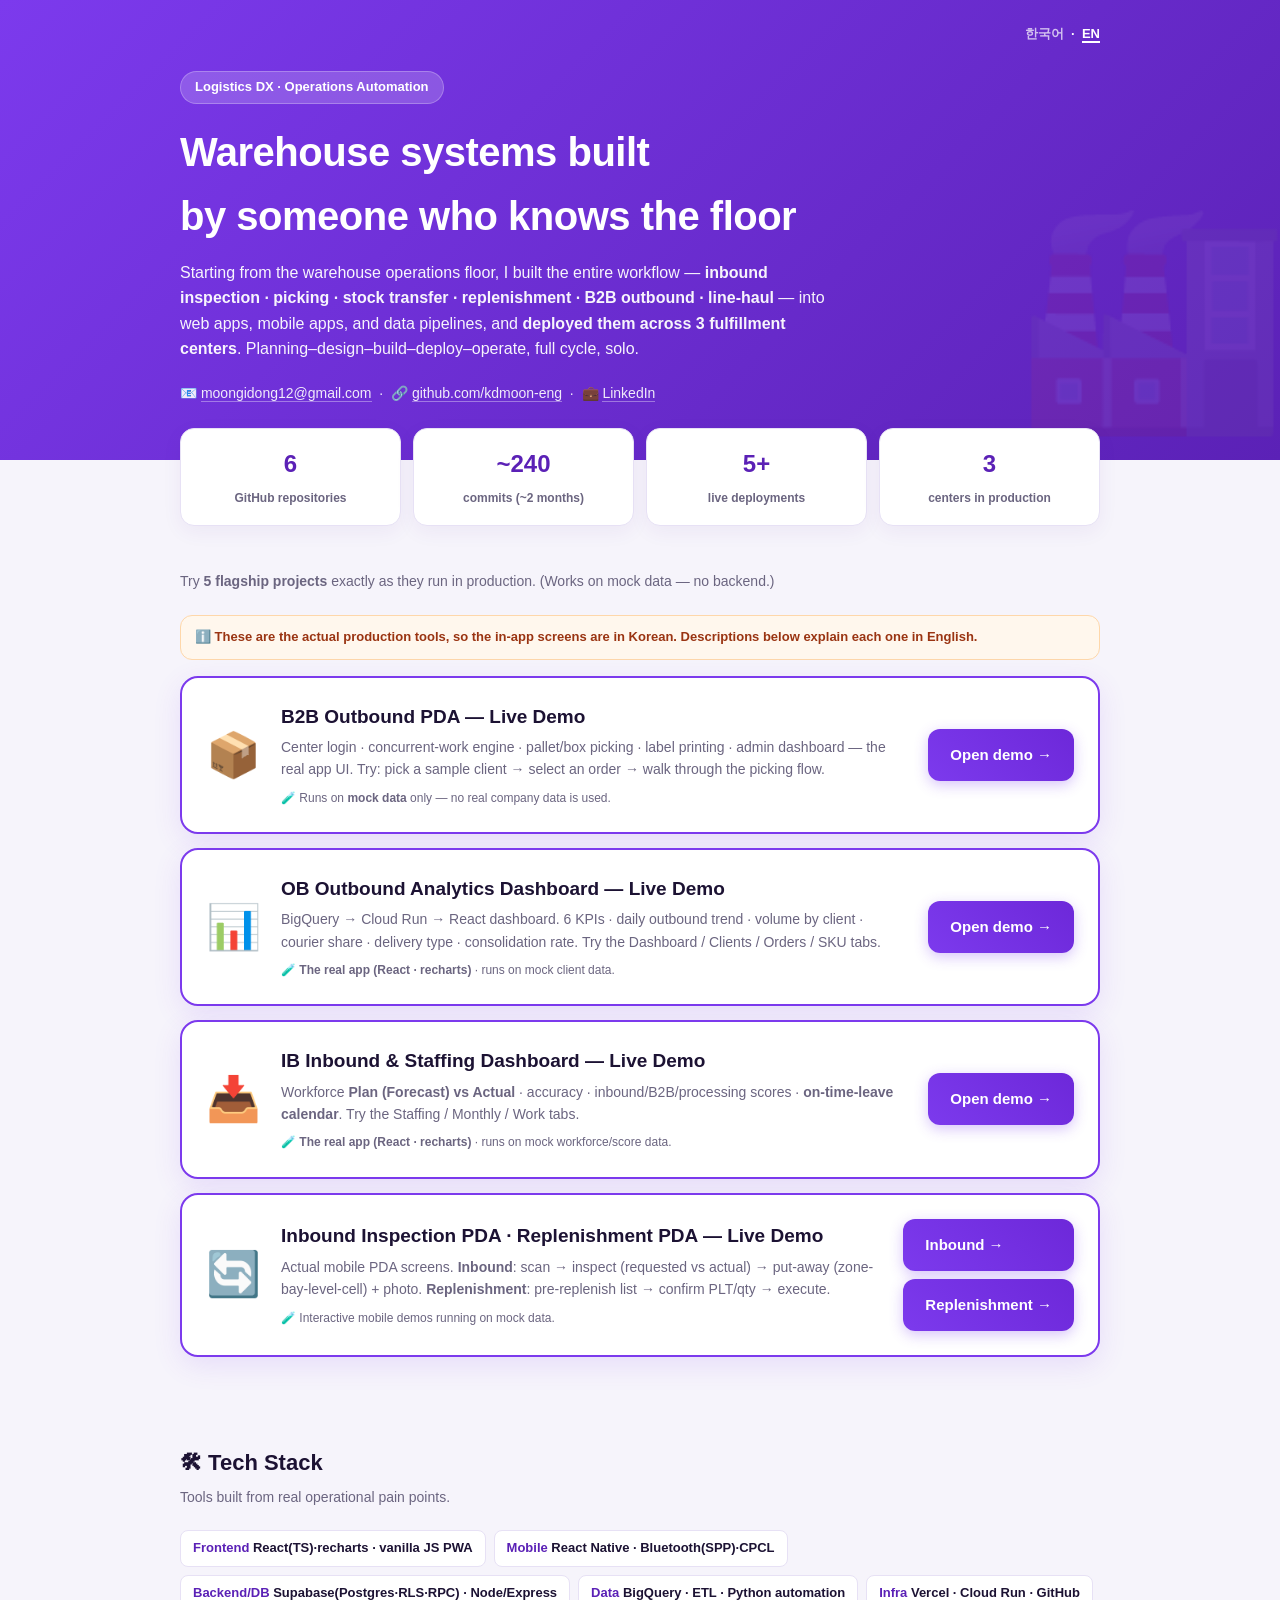
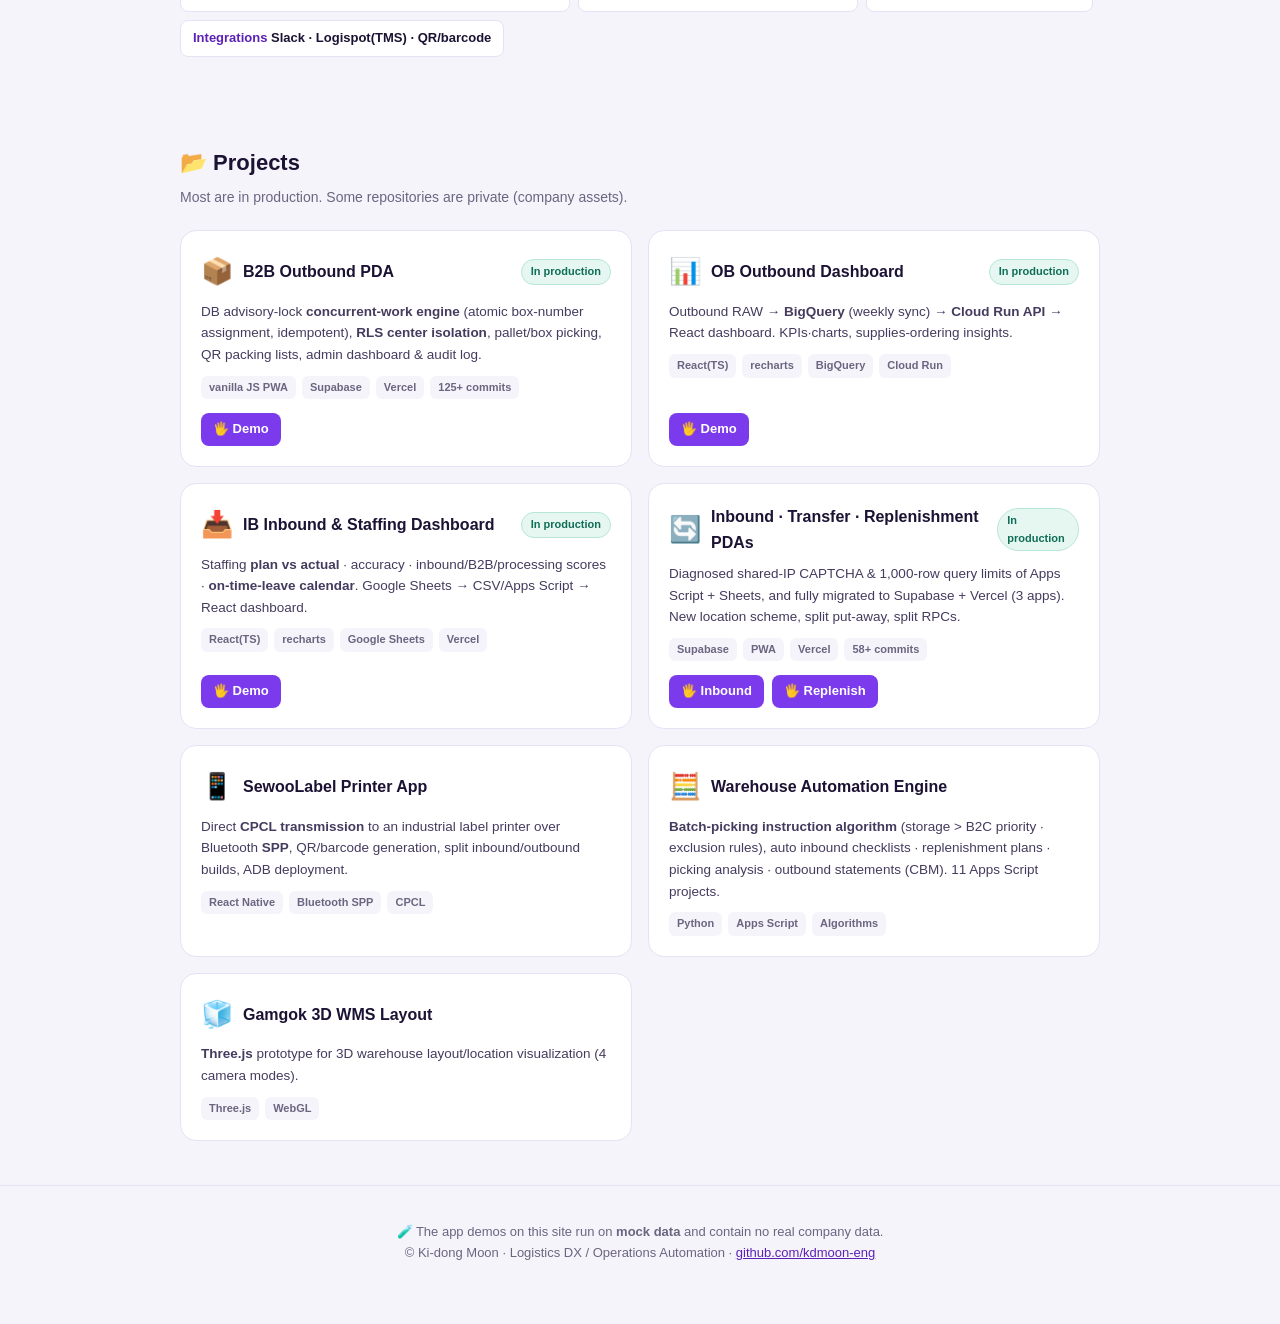
<file: index-en.html>
<!DOCTYPE html>
<html lang="en">
<head>
<meta charset="utf-8">
<meta name="viewport" content="width=device-width, initial-scale=1">
<title>Ki-dong Moon · Logistics DX / Operations Automation Portfolio</title>
<meta name="description" content="Portfolio of a logistics DX practitioner who built the full warehouse workflow as web apps, mobile apps, and data pipelines.">
<style>
  *{box-sizing:border-box;margin:0;padding:0}
  :root{--p:#7c3aed;--p2:#5b21b6;--ink:#1c1233;--mut:#6b6580;--bg:#f6f4fb;--line:#e7e1f5}
  body{font-family:-apple-system,BlinkMacSystemFont,"Segoe UI",Roboto,"Apple SD Gothic Neo","Malgun Gothic",sans-serif;color:var(--ink);background:var(--bg);line-height:1.6;-webkit-font-smoothing:antialiased}
  .wrap{max-width:960px;margin:0 auto;padding:0 20px}
  a{color:inherit}
  .hero{background:linear-gradient(135deg,#7c3aed,#5b21b6);color:#fff;padding:24px 0 56px;position:relative;overflow:hidden}
  .hero:after{content:"🏭";position:absolute;right:-10px;bottom:-30px;font-size:220px;opacity:.08}
  .lang{text-align:right;font-size:13px;font-weight:700;margin-bottom:26px;position:relative;z-index:2}
  .lang a{color:#fff;text-decoration:none;opacity:.7}
  .lang a.on{opacity:1;border-bottom:2px solid #fff}
  .hero .role{display:inline-block;background:rgba(255,255,255,.18);border:1px solid rgba(255,255,255,.25);border-radius:999px;padding:5px 14px;font-size:13px;font-weight:700;margin-bottom:16px}
  .hero h1{font-size:40px;font-weight:900;letter-spacing:-.5px;margin-bottom:12px}
  .hero p{font-size:16px;opacity:.95;max-width:660px}
  .hero .contact{margin-top:20px;font-size:14px;opacity:.9}
  .hero .contact a{text-decoration:none;border-bottom:1px solid rgba(255,255,255,.4)}
  .stats{display:grid;grid-template-columns:repeat(4,1fr);gap:12px;margin:-32px auto 0;position:relative;z-index:2}
  .stat{background:#fff;border:1px solid var(--line);border-radius:14px;padding:16px 12px;text-align:center;box-shadow:0 6px 20px rgba(90,40,160,.06)}
  .stat b{display:block;font-size:24px;font-weight:900;color:var(--p2)}
  .stat span{font-size:12px;color:var(--mut);font-weight:600}
  section{padding:44px 0}
  h2{font-size:22px;font-weight:900;margin-bottom:6px}
  .sub{color:var(--mut);font-size:14px;margin-bottom:22px}
  .feat{background:#fff;border:2px solid var(--p);border-radius:18px;padding:24px;display:flex;gap:20px;align-items:center;flex-wrap:wrap;box-shadow:0 8px 28px rgba(124,58,237,.12)}
  .feat .ico{font-size:44px}
  .feat .body{flex:1;min-width:220px}
  .feat h3{font-size:19px;font-weight:900;margin-bottom:4px}
  .feat p{font-size:14px;color:var(--mut)}
  .btn{display:inline-flex;align-items:center;gap:8px;background:linear-gradient(45deg,#7c3aed,#6d28d9);color:#fff;text-decoration:none;font-weight:800;font-size:15px;padding:14px 22px;border-radius:12px;box-shadow:0 4px 14px rgba(124,58,237,.3);white-space:nowrap}
  .demo-note{font-size:12px;color:var(--mut);margin-top:8px}
  .konote{background:#fff7ed;border:1px solid #fed7aa;color:#9a3412;font-size:13px;font-weight:600;border-radius:12px;padding:11px 14px;margin-bottom:16px}
  .tags{display:flex;flex-wrap:wrap;gap:8px}
  .tag{background:#fff;border:1px solid var(--line);border-radius:8px;padding:7px 12px;font-size:13px;font-weight:600}
  .tag b{color:var(--p2)}
  .grid{display:grid;grid-template-columns:repeat(2,1fr);gap:16px}
  .card{background:#fff;border:1px solid var(--line);border-radius:16px;padding:20px;display:flex;flex-direction:column;gap:8px}
  .card .top{display:flex;align-items:center;gap:10px}
  .card .top .e{font-size:26px}
  .card h3{font-size:16px;font-weight:900}
  .card .live{margin-left:auto;font-size:11px;font-weight:800;color:#0f6e56;background:#e6f7f1;border:1px solid #b8e6d6;border-radius:999px;padding:3px 9px}
  .card p{font-size:13.5px;color:#453b5e}
  .card .st{display:flex;flex-wrap:wrap;gap:6px;margin-top:2px}
  .card .st span{font-size:11px;color:var(--mut);background:var(--bg);border-radius:6px;padding:3px 8px;font-weight:600}
  .card .links{margin-top:auto;display:flex;gap:8px;padding-top:6px}
  .card .links a.demo{color:#fff;background:var(--p);padding:6px 12px;border-radius:8px;font-size:13px;font-weight:800;text-decoration:none}
  footer{padding:36px 0 60px;color:var(--mut);font-size:13px;text-align:center;border-top:1px solid var(--line)}
  @media(max-width:680px){.hero h1{font-size:30px}.stats{grid-template-columns:repeat(2,1fr)}.grid{grid-template-columns:1fr}}
</style>
</head>
<body>

<div class="hero">
  <div class="wrap">
    <div class="lang"><a href="index.html">한국어</a> &nbsp;·&nbsp; <a href="index-en.html" class="on">EN</a></div>
    <span class="role">Logistics DX · Operations Automation</span>
    <h1>Warehouse systems built<br>by someone who knows the floor</h1>
    <p>Starting from the warehouse operations floor, I built the entire workflow — <b>inbound inspection · picking · stock transfer · replenishment · B2B outbound · line-haul</b> — into web apps, mobile apps, and data pipelines, and <b>deployed them across 3 fulfillment centers</b>. Planning–design–build–deploy–operate, full cycle, solo.</p>
    <div class="contact">📧 <a href="mailto:moongidong12@gmail.com">moongidong12@gmail.com</a> &nbsp;·&nbsp; 🔗 <a href="https://github.com/kdmoon-eng" target="_blank" rel="noopener">github.com/kdmoon-eng</a> &nbsp;·&nbsp; 💼 <a href="https://www.linkedin.com/in/ki-dong-moon-9111ba21b/" target="_blank" rel="noopener">LinkedIn</a></div>
  </div>
</div>

<div class="wrap">
  <div class="stats">
    <div class="stat"><b>6</b><span>GitHub repositories</span></div>
    <div class="stat"><b>~240</b><span>commits (~2 months)</span></div>
    <div class="stat"><b>5+</b><span>live deployments</span></div>
    <div class="stat"><b>3</b><span>centers in production</span></div>
  </div>
</div>

<div class="wrap">
  <section>
    <div class="sub">Try <b>5 flagship projects</b> exactly as they run in production. (Works on mock data — no backend.)</div>
    <div class="konote">ℹ️ These are the <b>actual production tools</b>, so the in-app screens are in Korean. Descriptions below explain each one in English.</div>
    <div class="feat">
      <div class="ico">📦</div>
      <div class="body">
        <h3>B2B Outbound PDA — Live Demo</h3>
        <p>Center login · concurrent-work engine · pallet/box picking · label printing · admin dashboard — the real app UI. Try: pick a sample client → select an order → walk through the picking flow.</p>
        <div class="demo-note">🧪 Runs on <b>mock data</b> only — no real company data is used.</div>
      </div>
      <a class="btn" href="b2b-pda.html">Open demo →</a>
    </div>
    <div class="feat" style="margin-top:14px">
      <div class="ico">📊</div>
      <div class="body">
        <h3>OB Outbound Analytics Dashboard — Live Demo</h3>
        <p>BigQuery → Cloud Run → React dashboard. 6 KPIs · daily outbound trend · volume by client · courier share · delivery type · consolidation rate. Try the Dashboard / Clients / Orders / SKU tabs.</p>
        <div class="demo-note">🧪 <b>The real app (React · recharts)</b> · runs on mock client data.</div>
      </div>
      <a class="btn" href="ob/index.html">Open demo →</a>
    </div>
    <div class="feat" style="margin-top:14px">
      <div class="ico">📥</div>
      <div class="body">
        <h3>IB Inbound & Staffing Dashboard — Live Demo</h3>
        <p>Workforce <b>Plan (Forecast) vs Actual</b> · accuracy · inbound/B2B/processing scores · <b>on-time-leave calendar</b>. Try the Staffing / Monthly / Work tabs.</p>
        <div class="demo-note">🧪 <b>The real app (React · recharts)</b> · runs on mock workforce/score data.</div>
      </div>
      <a class="btn" href="ib/index.html">Open demo →</a>
    </div>
    <div class="feat" style="margin-top:14px">
      <div class="ico">🔄</div>
      <div class="body">
        <h3>Inbound Inspection PDA · Replenishment PDA — Live Demo</h3>
        <p>Actual mobile PDA screens. <b>Inbound</b>: scan → inspect (requested vs actual) → put-away (zone-bay-level-cell) + photo. <b>Replenishment</b>: pre-replenish list → confirm PLT/qty → execute.</p>
        <div class="demo-note">🧪 Interactive mobile demos running on mock data.</div>
      </div>
      <div style="display:flex;flex-direction:column;gap:8px">
        <a class="btn" href="inbound-pda.html">Inbound →</a>
        <a class="btn" href="replenish-pda.html">Replenishment →</a>
      </div>
    </div>
  </section>

  <section>
    <h2>🛠 Tech Stack</h2>
    <div class="sub">Tools built from real operational pain points.</div>
    <div class="tags">
      <span class="tag"><b>Frontend</b> React(TS)·recharts · vanilla JS PWA</span>
      <span class="tag"><b>Mobile</b> React Native · Bluetooth(SPP)·CPCL</span>
      <span class="tag"><b>Backend/DB</b> Supabase(Postgres·RLS·RPC) · Node/Express</span>
      <span class="tag"><b>Data</b> BigQuery · ETL · Python automation</span>
      <span class="tag"><b>Infra</b> Vercel · Cloud Run · GitHub</span>
      <span class="tag"><b>Integrations</b> Slack · Logispot(TMS) · QR/barcode</span>
    </div>
  </section>

  <section>
    <h2>📂 Projects</h2>
    <div class="sub">Most are in production. Some repositories are private (company assets).</div>
    <div class="grid">

      <div class="card">
        <div class="top"><span class="e">📦</span><h3>B2B Outbound PDA</h3><span class="live">In production</span></div>
        <p>DB advisory-lock <b>concurrent-work engine</b> (atomic box-number assignment, idempotent), <b>RLS center isolation</b>, pallet/box picking, QR packing lists, admin dashboard & audit log.</p>
        <div class="st"><span>vanilla JS PWA</span><span>Supabase</span><span>Vercel</span><span>125+ commits</span></div>
        <div class="links"><a class="demo" href="b2b-pda.html">🖐 Demo</a></div>
      </div>

      <div class="card">
        <div class="top"><span class="e">📊</span><h3>OB Outbound Dashboard</h3><span class="live">In production</span></div>
        <p>Outbound RAW → <b>BigQuery</b> (weekly sync) → <b>Cloud Run API</b> → React dashboard. KPIs·charts, supplies-ordering insights.</p>
        <div class="st"><span>React(TS)</span><span>recharts</span><span>BigQuery</span><span>Cloud Run</span></div>
        <div class="links"><a class="demo" href="ob/index.html">🖐 Demo</a></div>
      </div>

      <div class="card">
        <div class="top"><span class="e">📥</span><h3>IB Inbound & Staffing Dashboard</h3><span class="live">In production</span></div>
        <p>Staffing <b>plan vs actual</b> · accuracy · inbound/B2B/processing scores · <b>on-time-leave calendar</b>. Google Sheets → CSV/Apps Script → React dashboard.</p>
        <div class="st"><span>React(TS)</span><span>recharts</span><span>Google Sheets</span><span>Vercel</span></div>
        <div class="links"><a class="demo" href="ib/index.html">🖐 Demo</a></div>
      </div>

      <div class="card">
        <div class="top"><span class="e">🔄</span><h3>Inbound · Transfer · Replenishment PDAs</h3><span class="live">In production</span></div>
        <p>Diagnosed shared-IP CAPTCHA & 1,000-row query limits of Apps Script + Sheets, and fully migrated to Supabase + Vercel (3 apps). New location scheme, split put-away, split RPCs.</p>
        <div class="st"><span>Supabase</span><span>PWA</span><span>Vercel</span><span>58+ commits</span></div>
        <div class="links"><a class="demo" href="inbound-pda.html">🖐 Inbound</a><a class="demo" href="replenish-pda.html">🖐 Replenish</a></div>
      </div>

      <div class="card">
        <div class="top"><span class="e">📱</span><h3>SewooLabel Printer App</h3></div>
        <p>Direct <b>CPCL transmission</b> to an industrial label printer over Bluetooth <b>SPP</b>, QR/barcode generation, split inbound/outbound builds, ADB deployment.</p>
        <div class="st"><span>React Native</span><span>Bluetooth SPP</span><span>CPCL</span></div>
      </div>

      <div class="card">
        <div class="top"><span class="e">🧮</span><h3>Warehouse Automation Engine</h3></div>
        <p><b>Batch-picking instruction algorithm</b> (storage &gt; B2C priority · exclusion rules), auto inbound checklists · replenishment plans · picking analysis · outbound statements (CBM). 11 Apps Script projects.</p>
        <div class="st"><span>Python</span><span>Apps Script</span><span>Algorithms</span></div>
      </div>

      <div class="card">
        <div class="top"><span class="e">🧊</span><h3>Gamgok 3D WMS Layout</h3></div>
        <p><b>Three.js</b> prototype for 3D warehouse layout/location visualization (4 camera modes).</p>
        <div class="st"><span>Three.js</span><span>WebGL</span></div>
      </div>

    </div>
  </section>
</div>

<footer>
  <div class="wrap">
    🧪 The app demos on this site run on <b>mock data</b> and contain no real company data.<br>
    © Ki-dong Moon · Logistics DX / Operations Automation · <a href="https://github.com/kdmoon-eng" style="color:var(--p2)">github.com/kdmoon-eng</a>
  </div>
</footer>

</body>
</html>
</file>
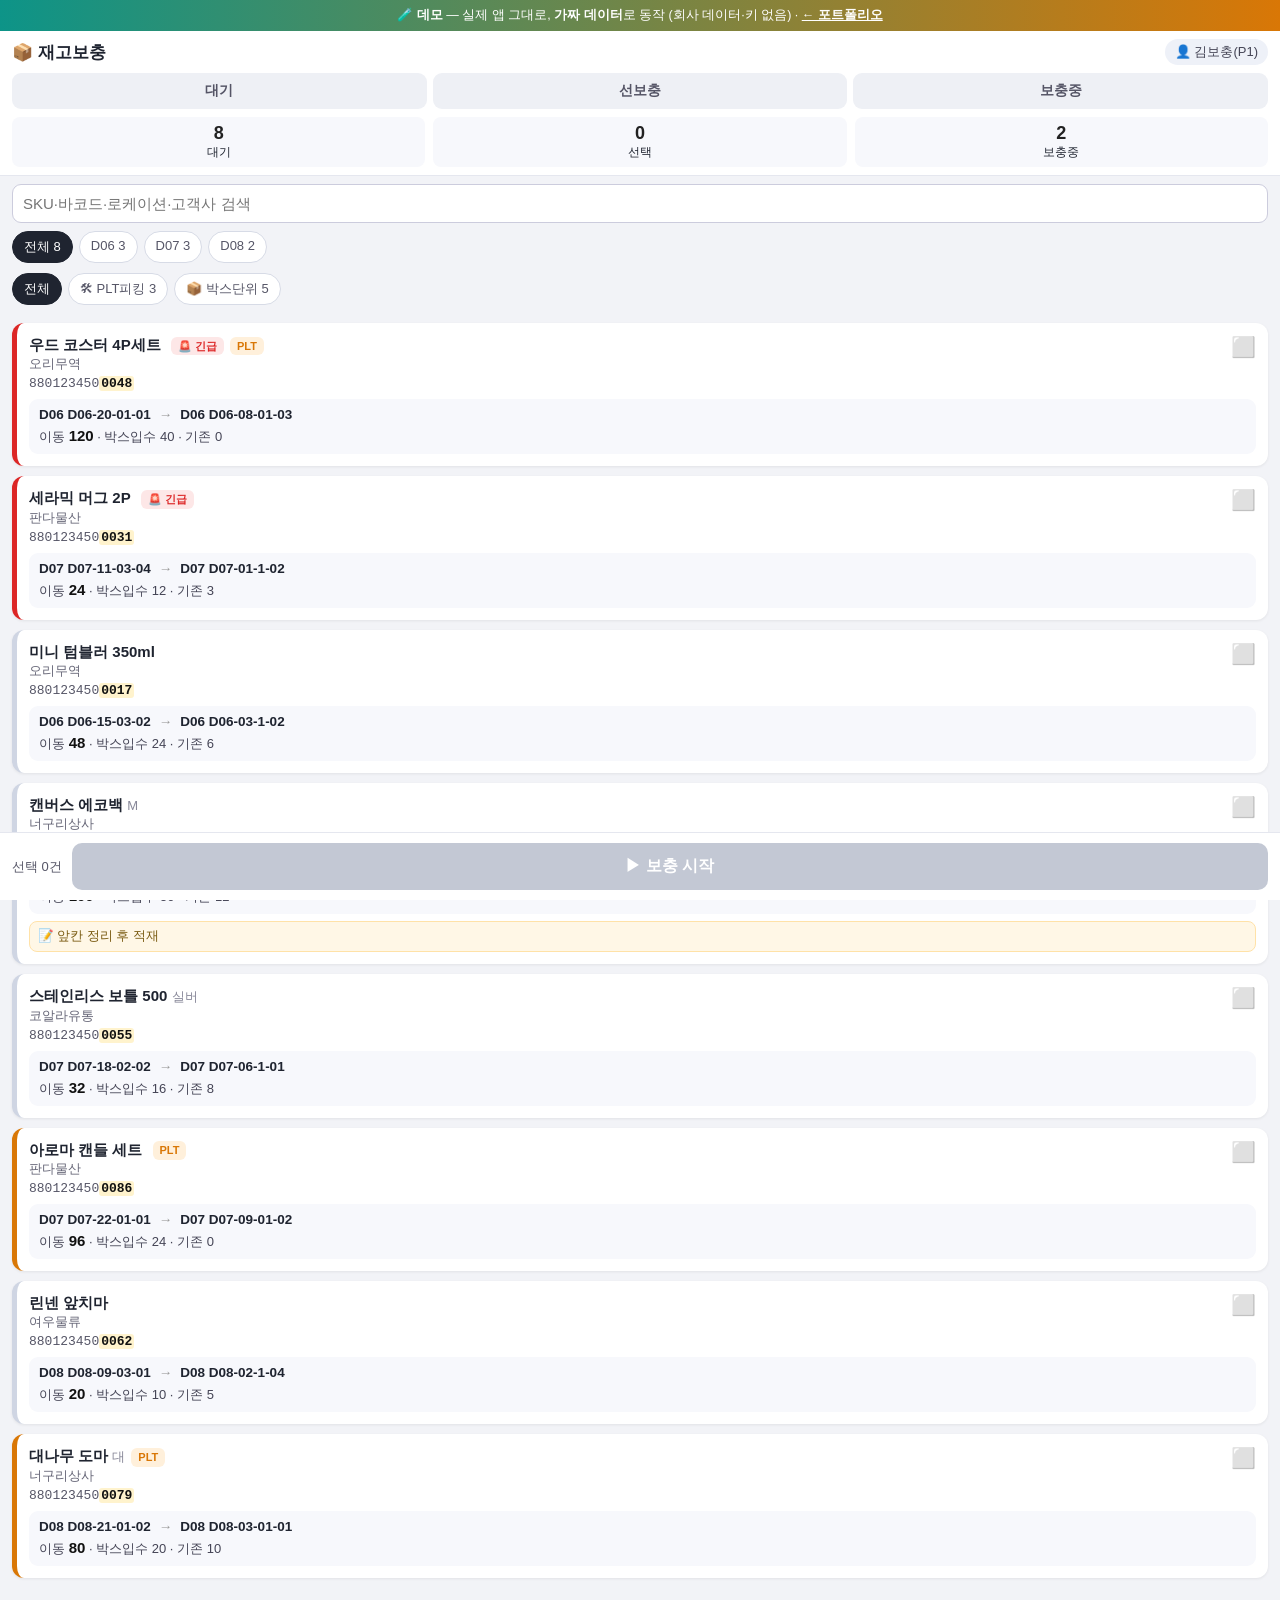
<file: replenish-pda.html>
<!DOCTYPE html>
<html lang="ko">
<head>
<meta charset="utf-8">
<meta name="viewport" content="width=device-width, initial-scale=1">
<title>감곡 재고보충 PDA</title>
<style>
  *{box-sizing:border-box;-webkit-tap-highlight-color:transparent;}
  body{font-family:-apple-system,"Malgun Gothic",sans-serif;margin:0;background:#f2f3f7;color:#1f2430;}
  .top{position:sticky;top:0;z-index:20;background:#fff;border-bottom:1px solid #e5e7ef;padding:8px 12px;}
  .titlerow{display:flex;justify-content:space-between;align-items:center;}
  .titlerow h1{font-size:17px;margin:0;}
  .who{font-size:13px;color:#445;background:#eef1f8;border-radius:20px;padding:4px 10px;cursor:pointer;}
  .tabs{display:flex;gap:6px;margin-top:8px;}
  .tab{flex:1;text-align:center;padding:9px 0;border-radius:9px;background:#eef0f5;color:#556;font-weight:700;font-size:14px;cursor:pointer;border:0;}
  .tab.on{color:#fff;}
  body.view-wait .tab.on{background:#2563eb;} body.view-seon .tab.on{background:#0e9f6e;} body.view-prog .tab.on{background:#d97706;}
  .stats{display:flex;gap:8px;margin-top:8px;font-size:12px;}
  .stat{flex:1;background:#f7f8fc;border-radius:8px;padding:6px;text-align:center;}
  .stat b{display:block;font-size:18px;color:#222;}
  .bar{padding:8px 12px;display:flex;flex-direction:column;gap:8px;}
  .search{width:100%;padding:10px;border:1px solid #ccd;border-radius:9px;font-size:15px;}
  .chips{display:flex;gap:6px;overflow-x:auto;padding-bottom:2px;}
  .chip{white-space:nowrap;padding:6px 11px;border-radius:18px;background:#fff;border:1px solid #d7dbe6;font-size:13px;color:#556;cursor:pointer;}
  .chip.on{background:#1f2430;color:#fff;border-color:#1f2430;}
  .chip.plt.on{background:#d97706;border-color:#d97706;} .chip.box.on{background:#0d9488;border-color:#0d9488;}
  .list{padding:8px 12px 110px;}
  .card{background:#fff;border-radius:12px;box-shadow:0 1px 3px rgba(0,0,0,.07);padding:12px;margin-bottom:10px;border-left:5px solid #cfd5e3;}
  .card.sel{border-left-color:#2563eb;background:#f5f9ff;}
  .card.urgent{border-left-color:#dc2626;}
  .card.plt{border-left-color:#d97706;}
  .card .l1{display:flex;justify-content:space-between;gap:8px;}
  .sku{font-weight:800;font-size:15px;line-height:1.35;}
  .opt{color:#889;font-weight:500;font-size:13px;}
  .cust{font-size:12.5px;color:#667;margin-top:1px;}
  .bc{font-size:13px;color:#556;margin-top:3px;font-family:ui-monospace,Consolas,monospace;}
  .bc b{color:#111;background:#fff3cd;padding:0 2px;border-radius:3px;}
  .badge{display:inline-block;font-size:11px;font-weight:800;border-radius:6px;padding:2px 7px;margin-left:6px;vertical-align:middle;}
  .b-plt{background:#fff0db;color:#d97706;} .b-urg{background:#fde7e7;color:#dc2626;animation:blink 1s infinite;}
  @keyframes blink{50%{opacity:.45;}}
  .move{margin-top:8px;background:#f7f8fc;border-radius:9px;padding:8px 10px;font-size:13.5px;}
  .move .lr{display:flex;align-items:center;gap:8px;font-weight:700;}
  .move .arrow{color:#999;} .move .qty{margin-top:5px;color:#445;font-size:13px;}
  .qty b{color:#111;font-size:15px;}
  .note{margin-top:7px;background:#fff7e6;border:1px solid #ffe2a8;border-radius:8px;padding:6px 8px;font-size:12.5px;color:#7a5b12;}
  .wtag{display:inline-block;font-size:12px;font-weight:700;border-radius:6px;padding:2px 8px;}
  .wtag.mine{background:#dcfce7;color:#15803d;} .wtag.other{background:#eef0f5;color:#778;}
  .act{margin-top:9px;display:flex;flex-direction:column;gap:7px;}
  .qrow{display:flex;align-items:center;gap:8px;font-size:13px;}
  .qrow input{width:90px;padding:8px;border:1px solid #ccd;border-radius:8px;font-size:15px;text-align:center;}
  .qrow input.empty{border-color:#dc2626;background:#fff5f5;}
  .mini{padding:7px 10px;border:0;border-radius:8px;font-weight:700;font-size:13px;cursor:pointer;}
  .m-match{background:#e0edff;color:#1d4ed8;} .m-cancel{background:#fdeaea;color:#b91c1c;} .m-hold{background:#fff1db;color:#b45309;}
  .noteinp{width:100%;padding:8px;border:1px solid #ccd;border-radius:8px;font-size:14px;}
  .foot{position:fixed;left:0;right:0;bottom:0;background:#fff;border-top:1px solid #e5e7ef;padding:10px 12px;display:flex;gap:10px;align-items:center;z-index:20;}
  .foot .info{font-size:13px;color:#556;}
  .foot button{flex:1;padding:13px;border:0;border-radius:10px;color:#fff;font-weight:800;font-size:16px;cursor:pointer;}
  .foot .go{background:#2563eb;} body.view-prog .foot .go{background:#d97706;}
  .foot button:disabled{background:#c3c8d4;}
  .empty{text-align:center;color:#99a;padding:40px 0;font-size:14px;}
  .overlay{position:fixed;inset:0;background:#f2f3f7;display:flex;align-items:center;justify-content:center;z-index:60;padding:20px;}
  .ov{background:#fff;border-radius:16px;box-shadow:0 8px 30px rgba(0,0,0,.12);padding:24px;width:100%;max-width:340px;}
  .ov h2{margin:0 0 14px;font-size:18px;}
  .ov input{width:100%;padding:11px;border:1px solid #ccd;border-radius:9px;font-size:16px;margin-bottom:10px;}
  .ov .wbtn{display:block;width:100%;text-align:left;padding:13px;border:1px solid #d7dbe6;border-radius:10px;background:#fff;font-size:16px;margin-bottom:8px;cursor:pointer;}
  .ov .pri{width:100%;padding:12px;border:0;border-radius:10px;background:#2563eb;color:#fff;font-weight:700;font-size:16px;cursor:pointer;}
  .toast{position:fixed;bottom:80px;left:50%;transform:translateX(-50%);background:#1f2430;color:#fff;padding:10px 16px;border-radius:22px;font-size:14px;z-index:80;opacity:0;transition:opacity .25s;pointer-events:none;}
  .toast.show{opacity:.95;}
</style>
</head>
<body class="view-wait">

<div style="background:linear-gradient(90deg,#0d9488,#d97706);color:#fff;font-size:12.5px;text-align:center;padding:7px 12px">🧪 <b>데모</b> — 실제 앱 그대로, <b>가짜 데이터</b>로 동작 (회사 데이터·키 없음) · <a href="index.html" style="color:#fff;text-decoration:underline;font-weight:700">← 포트폴리오</a></div>

<div class="overlay" id="gate"><div class="ov">
  <h2>🔒 감곡 재고보충</h2>
  <input type="password" id="pw" placeholder="비밀번호" onkeydown="if(event.key==='Enter')gateIn()">
  <button class="pri" onclick="gateIn()">로그인</button>
  <div id="gateMsg" style="color:#c0392b;font-size:13px;margin-top:8px;"></div>
</div></div>

<div class="overlay" id="wgate" style="display:none"><div class="ov">
  <h2>👤 작업자 선택</h2>
  <div id="wlist"></div>
</div></div>

<div class="top">
  <div class="titlerow"><h1>📦 재고보충</h1>
    <span class="who" id="who" onclick="openWorker()">👤 –</span></div>
  <div class="tabs">
    <button class="tab" id="tab-wait" onclick="setView('wait')">대기</button>
    <button class="tab" id="tab-seon" onclick="setView('seon')">선보충</button>
    <button class="tab" id="tab-prog" onclick="setView('prog')">보충중</button>
  </div>
  <div class="stats" id="stats"></div>
</div>

<div class="bar">
  <input class="search" id="q" placeholder="SKU·바코드·로케이션·고객사 검색" oninput="render()">
  <div class="chips" id="seg" style="display:none"></div>
  <div class="chips" id="zones"></div>
  <div class="chips" id="types"></div>
</div>

<div class="list" id="list"></div>

<div class="foot">
  <span class="info" id="finfo">–</span>
  <button class="go" id="goBtn" onclick="footAction()" disabled>–</button>
</div>
<div class="toast" id="toast"></div>

<script>
/* ===== 데모용: 실제 Supabase 대신 인메모리 가짜 데이터로 대체 (URL·키 없음, 실제 회사 데이터 아님) ===== */
const _WORKERS=[
  {name:'김보충',pda:'P1',active:true,sort_order:1},
  {name:'이선반',pda:'P2',active:true,sort_order:2},
  {name:'박피킹',pda:'P3',active:true,sort_order:3},
];
let _TID=1;
const _mk=o=>Object.assign({id:'t'+(_TID++),status:'wait',is_seon:false,urgent:false,actual_qty:null,worker:null,lot:null,special_note:null},o);
const _TASKS=[
  _mk({sku:'미니 텀블러 350ml',opt1:'',customer:'오리무역',barcode:'8801234500017',from_zone:'D06',from_loc:'D06-15-03-02',to_zone:'D06',to_loc:'D06-03-1-02',move_qty:48,box_qty:24,cur_qty:6}),
  _mk({sku:'캔버스 에코백',opt1:'M',customer:'너구리상사',barcode:'8801234500024',from_zone:'D06',from_loc:'D06-16-02-01',to_zone:'D06',to_loc:'D06-05-1-03',move_qty:100,box_qty:50,cur_qty:12,special_note:'앞칸 정리 후 적재'}),
  _mk({sku:'세라믹 머그 2P',opt1:'',customer:'판다물산',barcode:'8801234500031',from_zone:'D07',from_loc:'D07-11-03-04',to_zone:'D07',to_loc:'D07-01-1-02',move_qty:24,box_qty:12,cur_qty:3,urgent:true}),
  _mk({sku:'스테인리스 보틀 500',opt1:'실버',customer:'코알라유통',barcode:'8801234500055',from_zone:'D07',from_loc:'D07-18-02-02',to_zone:'D07',to_loc:'D07-06-1-01',move_qty:32,box_qty:16,cur_qty:8}),
  _mk({sku:'린넨 앞치마',opt1:'',customer:'여우물류',barcode:'8801234500062',from_zone:'D08',from_loc:'D08-09-03-01',to_zone:'D08',to_loc:'D08-02-1-04',move_qty:20,box_qty:10,cur_qty:5}),
  _mk({sku:'우드 코스터 4P세트',opt1:'',customer:'오리무역',barcode:'8801234500048',from_zone:'D06',from_loc:'D06-20-01-01',to_zone:'D06',to_loc:'D06-08-01-03',move_qty:120,box_qty:40,cur_qty:0,urgent:true}),
  _mk({sku:'대나무 도마',opt1:'대',customer:'너구리상사',barcode:'8801234500079',from_zone:'D08',from_loc:'D08-21-01-02',to_zone:'D08',to_loc:'D08-03-01-01',move_qty:80,box_qty:20,cur_qty:10}),
  _mk({sku:'아로마 캔들 세트',opt1:'',customer:'판다물산',barcode:'8801234500086',from_zone:'D07',from_loc:'D07-22-01-01',to_zone:'D07',to_loc:'D07-09-01-02',move_qty:96,box_qty:24,cur_qty:0}),
  _mk({sku:'실리콘 주방장갑',opt1:'',customer:'코알라유통',barcode:'8801234500093',from_zone:'D06',from_loc:'D06-14-02-03',to_zone:'D06',to_loc:'D06-04-1-01',move_qty:60,box_qty:20,cur_qty:15,is_seon:true}),
  _mk({sku:'유리 밀폐용기 3P',opt1:'',customer:'토끼상회',barcode:'8801234500109',from_zone:'D07',from_loc:'D07-13-03-02',to_zone:'D07',to_loc:'D07-07-1-03',move_qty:36,box_qty:12,cur_qty:6,is_seon:true}),
  _mk({sku:'핸드크림 세트',opt1:'',customer:'오리무역',barcode:'8801234500116',from_zone:'D06',from_loc:'D06-17-02-01',to_zone:'D06',to_loc:'D06-06-1-02',move_qty:50,box_qty:25,cur_qty:10,status:'in_progress',worker:'김보충(P1)',actual_qty:50}),
  _mk({sku:'코튼 에코백',opt1:'네이비',customer:'여우물류',barcode:'8801234500123',from_zone:'D08',from_loc:'D08-11-03-03',to_zone:'D08',to_loc:'D08-05-1-01',move_qty:40,box_qty:20,cur_qty:4,status:'in_progress',worker:'김보충(P1)'}),
];
const _DB={replenish_workers:_WORKERS, replenish_tasks:_TASKS};
function _qb(table){ let rows=_DB[table].slice(); const b={
  select(){return b;}, eq(c,v){rows=rows.filter(r=>r[c]===v);return b;},
  in(c,vs){rows=rows.filter(r=>vs.includes(r[c]));return b;},
  order(){return b;}, limit(n){rows=rows.slice(0,n);return b;},
  then(res,rej){return Promise.resolve({data:rows,error:null}).then(res,rej);} }; return b; }
const _ids=a=>Array.isArray(a)?a:[a];
const sb={
  auth:{ getSession:async()=>({data:{session:{user:{email:'demo@demo'}}}}),
    signInWithPassword:async()=>({data:{session:{}},error:null}) },
  from:(t)=>_qb(t),
  rpc:async(name,args={})=>{ const T=_DB.replenish_tasks; let n=0;
    if(name==='start_replenish'){ _ids(args.p_ids).forEach(id=>{const t=T.find(x=>x.id===id);if(t&&t.status==='wait'){t.status='in_progress';t.worker=args.p_worker;t.actual_qty=null;n++;}}); }
    else if(name==='complete_replenish'){ _ids(args.p_ids).forEach(id=>{const t=T.find(x=>x.id===id);if(t){t.status='done';n++;}}); }
    else if(name==='set_replenish_actual'){ const t=T.find(x=>x.id===args.p_id);if(t){t.actual_qty=args.p_qty;n=1;} }
    else if(name==='cancel_replenish'){ const t=T.find(x=>x.id===args.p_id);if(t){t.status='wait';t.worker=null;t.actual_qty=null;n=1;} }
    else if(name==='hold_replenish'){ const t=T.find(x=>x.id===args.p_id);if(t){t.status='wait';t.worker=null;n=1;} }
    return {data:n,error:null}; }
};
try{ if(!localStorage.getItem('gg_rep_worker')){ localStorage.setItem('gg_rep_worker','김보충(P1)'); localStorage.setItem('gg_rep_name','김보충'); } }catch(e){}

let TASKS=[], VIEW='wait', SELECTED={}, NOTES={}, ZONE='all', TYPE='all', PROGFILTER='mine';
let WORKER='', WORKER_NAME='';   // WORKER = 라벨 "이름(PDA)"

// ===== 로그인 게이트 =====
async function boot(){ const {data}=await sb.auth.getSession(); if(data.session) afterGate(); }
async function gateIn(){
  const pw=document.getElementById('pw').value;
  const {error}=await sb.auth.signInWithPassword({email:GATE_EMAIL,password:pw});
  if(error){document.getElementById('gateMsg').textContent='로그인 실패: '+error.message;return;}
  afterGate();
}
function afterGate(){
  document.getElementById('gate').style.display='none';
  try{ WORKER=localStorage.getItem('gg_rep_worker')||''; WORKER_NAME=localStorage.getItem('gg_rep_name')||''; }catch(e){}
  if(WORKER){ document.getElementById('who').textContent='👤 '+WORKER; load(); }
  else openWorker();
}

// ===== 작업자 =====
async function openWorker(){
  document.getElementById('wgate').style.display='flex';
  const {data}=await sb.from('replenish_workers').select('*').eq('active',true).order('sort_order').order('name');
  const el=document.getElementById('wlist');
  el.innerHTML=(data||[]).map(w=>{const lbl=w.pda?`${w.name}(${w.pda})`:w.name;
    return `<button class="wbtn" onclick="pickWorker('${w.name.replace(/'/g,"\\'")}','${lbl.replace(/'/g,"\\'")}')">${w.name}${w.pda?` <span style="color:#99a">· ${w.pda}</span>`:''}</button>`;
  }).join('')||'<div class="empty">등록된 작업자가 없습니다 (대시보드에서 추가)</div>';
}
function pickWorker(name,label){
  WORKER=label; WORKER_NAME=name;
  try{ localStorage.setItem('gg_rep_worker',label); localStorage.setItem('gg_rep_name',name); }catch(e){}
  document.getElementById('who').textContent='👤 '+label;
  document.getElementById('wgate').style.display='none';
  load();
}

// ===== 로드 =====
async function load(){
  const {data,error}=await sb.from('replenish_tasks').select('*').in('status',['wait','in_progress']).limit(2000);
  if(error){ toast('로드 실패: '+error.message); return; }
  TASKS=data||[]; render();
}
setInterval(()=>{ if(!document.querySelector('input:focus')) load(); }, 60000);
document.addEventListener('visibilitychange',()=>{ if(!document.hidden) load(); });

// ===== 뷰/필터 =====
function setView(v){ VIEW=v; document.body.className='view-'+v; ZONE='all'; TYPE='all'; SELECTED={};
  document.getElementById('seg').style.display = v==='prog'?'flex':'none';
  render(); }
function curList(){
  if(VIEW==='wait') return TASKS.filter(r=>r.status==='wait' && !r.is_seon);
  if(VIEW==='seon') return TASKS.filter(r=>r.status==='wait' && r.is_seon);
  let p=TASKS.filter(r=>r.status==='in_progress');
  if(PROGFILTER==='mine') p=p.filter(r=>r.worker===WORKER);
  return p;
}

// ===== PLT 판정 / 정렬 / 존 =====
function floorOf(loc){const p=String(loc||'').split(/[-_]/);return p.length>=3?p[2]:'';}
function isPlt(r){const same=Number(r.move_qty)>0&&Number(r.move_qty)===Number(r.cur_qty);return same||floorOf(r.to_loc)==='01';}
function zoneOf(r){return String(r.from_loc||'').split('-')[0]||'(기타)';}
function locCmp(a,b){return String(a||'').localeCompare(String(b||''),undefined,{numeric:true});}

// ===== 렌더 =====
function render(){
  const all=curList();
  renderStats(all);
  renderZones(all);
  renderTypes(all);
  if(VIEW==='prog') renderSeg(all);
  const q=(document.getElementById('q').value||'').trim().toLowerCase();
  let list=all.slice();
  if(ZONE!=='all') list=list.filter(r=>zoneOf(r)===ZONE);
  if(TYPE==='plt') list=list.filter(isPlt); else if(TYPE==='box') list=list.filter(r=>!isPlt(r));
  if(q) list=list.filter(r=>[r.sku,r.barcode,r.from_loc,r.to_loc,r.customer].map(x=>String(x||'').toLowerCase()).join(' ').includes(q));
  list.sort((a,b)=>(b.urgent-a.urgent)||locCmp(a.from_loc,b.from_loc));
  const html=list.map(VIEW==='prog'?cardProg:cardWait).join('');
  document.getElementById('list').innerHTML=html||'<div class="empty">항목 없음</div>';
  renderFoot();
}
function renderStats(all){
  const sel=Object.keys(SELECTED).length, prog=TASKS.filter(r=>r.status==='in_progress').length;
  const mine=TASKS.filter(r=>r.status==='in_progress'&&r.worker===WORKER).length;
  const wait=TASKS.filter(r=>r.status==='wait'&&!r.is_seon).length, seon=TASKS.filter(r=>r.status==='wait'&&r.is_seon).length;
  let s;
  if(VIEW==='wait') s=[['대기',wait],['선택',sel],['보충중',prog]];
  else if(VIEW==='seon') s=[['선보충',seon],['선택',sel],['보충중',prog]];
  else s=[['보충중',prog],['내 작업',mine],['대기',wait]];
  document.getElementById('stats').innerHTML=s.map(x=>`<div class="stat"><b>${x[1]}</b>${x[0]}</div>`).join('');
}
function renderZones(all){
  const m={}; all.forEach(r=>{const z=zoneOf(r); m[z]=(m[z]||0)+1;});
  const ks=Object.keys(m).sort(locCmp);
  document.getElementById('zones').innerHTML=
    `<span class="chip ${ZONE==='all'?'on':''}" onclick="ZONE='all';render()">전체 ${all.length}</span>`+
    ks.map(z=>`<span class="chip ${ZONE===z?'on':''}" onclick="ZONE='${z}';render()">${z} ${m[z]}</span>`).join('');
}
function renderTypes(all){
  const plt=all.filter(isPlt).length, box=all.length-plt;
  document.getElementById('types').innerHTML=
    `<span class="chip ${TYPE==='all'?'on':''}" onclick="TYPE='all';render()">전체</span>`+
    `<span class="chip plt ${TYPE==='plt'?'on':''}" onclick="TYPE='plt';render()">🛠 PLT피킹 ${plt}</span>`+
    `<span class="chip box ${TYPE==='box'?'on':''}" onclick="TYPE='box';render()">📦 박스단위 ${box}</span>`;
}
function renderSeg(all){
  const mine=all; // already filtered when mine
  document.getElementById('seg').innerHTML=
    `<span class="chip ${PROGFILTER==='mine'?'on':''}" onclick="PROGFILTER='mine';render()">내 작업</span>`+
    `<span class="chip ${PROGFILTER==='all'?'on':''}" onclick="PROGFILTER='all';render()">전체</span>`;
}
function bcHtml(b){b=String(b||'');return b.length<=4?`<b>${b}</b>`:b.slice(0,-4)+'<b>'+b.slice(-4)+'</b>';}
function moveBox(r){
  return `<div class="move"><div class="lr">${esc(r.from_zone)||''} ${esc(r.from_loc)||''}<span class="arrow">→</span>${esc(r.to_zone)||''} ${esc(r.to_loc)||''}</div>
    <div class="qty">이동 <b>${r.move_qty??''}</b> · 박스입수 ${r.box_qty??''} · 기존 ${r.cur_qty??''}${r.lot?' · LOT '+esc(r.lot):''}</div></div>`;
}
function cardWait(r){
  const sel=SELECTED[r.id]?'sel':''; const plt=isPlt(r);
  return `<div class="card ${r.urgent?'urgent':(plt?'plt':'')} ${sel}" onclick="toggleSel('${r.id}')">
    <div class="l1"><div><div class="sku">${esc(r.sku)} <span class="opt">${esc(r.opt1)||''}</span>${r.urgent?'<span class="badge b-urg">🚨 긴급</span>':''}${plt?'<span class="badge b-plt">PLT</span>':''}</div>
      <div class="cust">${esc(r.customer)||''}</div>
      <div class="bc">${bcHtml(r.barcode)}</div></div>
      <div style="font-size:20px">${sel?'✅':'⬜'}</div></div>
    ${moveBox(r)}
    ${r.special_note?`<div class="note">📝 ${esc(r.special_note)}</div>`:''}</div>`;
}
function cardProg(r){
  const mine=r.worker===WORKER; const plt=isPlt(r);
  const a=`<div class="card ${r.urgent?'urgent':(plt?'plt':'')}">
    <div class="l1"><div><div class="sku">${esc(r.sku)} <span class="opt">${esc(r.opt1)||''}</span>${plt?'<span class="badge b-plt">PLT</span>':''}</div>
      <div class="cust">${esc(r.customer)||''}</div><div class="bc">${bcHtml(r.barcode)}</div></div>
      <span class="wtag ${mine?'mine':'other'}">👤 ${esc(r.worker)||'?'}</span></div>
    ${moveBox(r)}`;
  if(!mine) return a+`</div>`;
  const av=(r.actual_qty==null?'':r.actual_qty);
  return a+`<div class="act">
    <div class="qrow">지시 <b>${r.move_qty??''}</b> → 실제
      <input type="number" id="ac_${r.id}" value="${av}" class="${av===''?'empty':''}" onchange="setActual('${r.id}',this.value)" placeholder="?">
      <button class="mini m-match" onclick="matchQty('${r.id}',${r.move_qty})">수량일치</button></div>
    <input class="noteinp" id="nt_${r.id}" placeholder="특이사항(선택)" value="${esc(r.special_note)||''}" oninput="NOTES['${r.id}']=this.value">
    <div class="qrow" style="gap:8px">
      <button class="mini m-cancel" style="flex:1" onclick="cancelTask('${r.id}')">↩ 되돌리기</button>
      <button class="mini m-hold" style="flex:1" onclick="holdTask('${r.id}')">⏸ 보류</button></div>
  </div></div>`;
}

// ===== 선택/푸터 =====
function toggleSel(id){ if(SELECTED[id])delete SELECTED[id]; else SELECTED[id]=true; render(); }
function renderFoot(){
  const n=Object.keys(SELECTED).length, btn=document.getElementById('goBtn');
  document.getElementById('finfo').textContent = (VIEW==='prog'?'완료할 ':'선택 ')+n+'건';
  btn.textContent = VIEW==='prog'?'✅ 일괄 완료':'▶ 보충 시작';
  btn.disabled = n===0;
}
function footAction(){ VIEW==='prog'?completeSelected():startSelected(); }

// ===== 액션 =====
async function startSelected(){
  if(!WORKER_NAME){ openWorker(); return; }
  const ids=Object.keys(SELECTED); if(!ids.length) return;
  const {data,error}=await sb.rpc('start_replenish',{p_ids:ids,p_worker:WORKER});
  if(error){ toast('시작 실패: '+error.message); return; }
  toast(`보충 시작 ${data}건`); SELECTED={}; await load(); setView('prog');
}
async function completeSelected(){
  const ids=Object.keys(SELECTED); if(!ids.length) return;
  if(!confirm(ids.length+'건 완료 처리할까요?')) return;
  const notes={}; ids.forEach(id=>{ if(NOTES[id]) notes[id]=NOTES[id]; });
  const {data,error}=await sb.rpc('complete_replenish',{p_ids:ids,p_worker:WORKER,p_notes:notes});
  if(error){ toast('완료 실패: '+error.message); return; }
  toast(`완료 ${data}건`); SELECTED={}; NOTES={}; await load();
}
async function setActual(id,v){
  const q=(v===''?null:parseInt(v,10));
  const {error}=await sb.rpc('set_replenish_actual',{p_id:id,p_qty:q});
  if(error) toast('수량 저장 실패'); else { const t=TASKS.find(x=>x.id===id); if(t)t.actual_qty=q; render(); }
}
function matchQty(id,mv){ const t=TASKS.find(x=>x.id===id); setActual(id,String(mv)); }
async function cancelTask(id){
  const note=NOTES[id]||document.getElementById('nt_'+id)?.value||'';
  if(!confirm('이 작업을 대기로 되돌릴까요?')) return;
  const {error}=await sb.rpc('cancel_replenish',{p_id:id,p_note:note});
  if(error){ toast('되돌리기 실패: '+error.message); return; }
  toast('대기로 되돌림'); delete NOTES[id]; await load();
}
async function holdTask(id){
  const note=NOTES[id]||document.getElementById('nt_'+id)?.value||'';
  if(!confirm('이 작업을 보류할까요?')) return;
  const {error}=await sb.rpc('hold_replenish',{p_id:id,p_note:note});
  if(error){ toast('보류 실패: '+error.message); return; }
  toast('보류 처리됨'); delete NOTES[id]; await load();
}

function esc(s){return String(s==null?'':s).replace(/[&<>"']/g,c=>({'&':'&amp;','<':'&lt;','>':'&gt;','"':'&quot;',"'":'&#39;'}[c]));}
let _tt; function toast(m){const t=document.getElementById('toast');t.textContent=m;t.classList.add('show');clearTimeout(_tt);_tt=setTimeout(()=>t.classList.remove('show'),2200);}

boot();
</script>
</body>
</html>
</file>
<file: ob/static/css/main.7073edac.css>
*{box-sizing:border-box;margin:0;padding:0}body{background:#f5f7fa;color:#333;font-family:-apple-system,BlinkMacSystemFont,Segoe UI,Roboto,sans-serif}.loading{align-items:center;display:flex;flex-direction:column;gap:16px;height:100vh;justify-content:center}.spinner{animation:spin 1s linear infinite;border:4px solid #e5e7eb;border-radius:50%;border-top-color:#4f46e5;height:48px;width:48px}@keyframes spin{to{transform:rotate(1turn)}}.dashboard{margin:0 auto;max-width:1400px;padding:20px}.header{background:#fff;border-radius:16px;box-shadow:0 2px 8px #00000014;justify-content:space-between;margin-bottom:20px;padding:20px 24px}.header,.header-left{align-items:center;display:flex}.header-left{flex-wrap:wrap;gap:16px}.header h1{color:#1f2937;font-size:24px}.data-count{background:#eef2ff;border-radius:20px;color:#4f46e5;font-size:13px;font-weight:600;padding:6px 12px}.last-update{color:#9ca3af;font-size:13px}.refresh-btn{background:#4f46e5;border:none;border-radius:10px;color:#fff;cursor:pointer;font-size:14px;font-weight:600;padding:10px 20px;transition:all .2s}.refresh-btn:hover{background:#4338ca;transform:translateY(-1px)}.tabs{background:#fff;border-radius:12px;box-shadow:0 2px 8px #00000014;display:flex;gap:8px;margin-bottom:20px;padding:8px}.tab{background:#0000;border:none;border-radius:8px;color:#6b7280;cursor:pointer;font-size:14px;font-weight:500;padding:10px 20px;transition:all .2s}.tab:hover{background:#f3f4f6}.tab.active{background:#4f46e5;color:#fff}.filter-section{background:#fff;border-radius:16px;box-shadow:0 2px 8px #00000014;margin-bottom:20px;padding:20px 24px}.filter-header{align-items:center;display:flex;flex-wrap:wrap;gap:12px;justify-content:space-between;margin-bottom:16px}.filter-header h3{color:#374151;display:inline;font-size:16px}.filter-count{color:#10b981;font-size:14px;font-weight:600;margin-left:12px}.filter-mode-buttons{display:flex;gap:8px}.mode-btn{background:#6366f1;border:none;border-radius:8px;color:#fff;cursor:pointer;font-size:13px;font-weight:600;padding:8px 16px;transition:all .2s}.mode-btn.active,.mode-btn:hover{background:#4f46e5}.reset-btn{background:#ef4444;border:none;border-radius:8px;color:#fff;cursor:pointer;font-size:13px;font-weight:600;padding:8px 16px;transition:all .2s}.reset-btn:hover{background:#dc2626}.date-filters{grid-gap:16px;display:grid;gap:16px;grid-template-columns:repeat(2,1fr);margin-bottom:12px}.quick-dates{display:flex;gap:8px;margin:16px 0}.quick-btn{border:none;border-radius:8px;cursor:pointer;font-size:13px;font-weight:600;padding:8px 16px;transition:all .2s}.quick-btn.today{background:#4f46e5;color:#fff}.quick-btn.week{background:#10b981;color:#fff}.quick-btn.month{background:#f59e0b;color:#fff}.quick-btn:hover{opacity:.9;transform:translateY(-1px)}.filters{grid-gap:16px;display:grid;gap:16px;grid-template-columns:repeat(auto-fit,minmax(180px,1fr));margin-top:16px}.filter-group{display:flex;flex-direction:column;gap:6px}.filter-group label{color:#6b7280;font-size:13px;font-weight:500}.filter-group input,.filter-group select{border:1px solid #e5e7eb;border-radius:8px;cursor:pointer;font-size:14px;padding:10px 12px;transition:all .2s}.filter-group input[type=date]{cursor:pointer}.filter-group input[type=date]::-webkit-calendar-picker-indicator{cursor:pointer;height:100%;left:0;margin:0;opacity:0;padding:0;position:absolute;top:0;width:100%}.date-filters .filter-group{position:relative}.filter-group input:focus,.filter-group select:focus{border-color:#4f46e5;box-shadow:0 0 0 3px #4f46e51a;outline:none}.multi-select-filters{display:flex;flex-direction:column;gap:16px;margin-top:16px}.multi-select-group{border:2px solid;border-radius:12px;padding:16px}.multi-select-group h4{font-size:14px;font-weight:600;margin-bottom:12px}.client-group{background:#fef3c7;border-color:#f59e0b}.client-group h4{color:#92400e}.channel-group{background:#d1fae5;border-color:#10b981}.channel-group h4{color:#065f46}.courier-group{background:#fce7f3;border-color:#ec4899}.courier-group h4{color:#9d174d}.delivery-group{background:#dbeafe;border-color:#3b82f6}.delivery-group h4{color:#1e40af}.box-group{background:#f3e8ff;border-color:#8b5cf6}.box-group h4{color:#5b21b6}.cs-group{background:#ecfdf5;border-color:#06b6d4}.cs-group h4{color:#0e7490}.checkbox-grid{display:flex;flex-wrap:wrap;gap:8px}.checkbox-item{align-items:center;background:#fff;border:1px solid #e5e7eb;border-radius:6px;cursor:pointer;display:flex;font-size:13px;gap:6px;padding:6px 12px;transition:all .2s}.checkbox-item:hover{border-color:#4f46e5}.checkbox-item input[type=checkbox]{cursor:pointer;height:16px;width:16px}.insights{background:#fff;border-radius:16px;box-shadow:0 2px 8px #00000014;margin-bottom:20px;padding:20px 24px}.insights h3{color:#374151;font-size:16px;margin-bottom:12px}.insight-card{border-radius:10px;font-size:14px;font-weight:500;margin-bottom:8px;padding:12px 16px}.insight-card.info{background:#fef3c7;color:#92400e}.insight-card.success{background:#d1fae5;color:#065f46}.insight-card.warning{background:#fee2e2;color:#991b1b}.stats-grid{grid-gap:16px;display:grid;gap:16px;grid-template-columns:repeat(auto-fit,minmax(200px,1fr));margin-bottom:20px}.stat-card{align-items:center;background:#fff;border-radius:16px;box-shadow:0 2px 8px #00000014;display:flex;gap:16px;padding:20px;transition:transform .2s}.stat-card:hover{transform:translateY(-2px)}.stat-icon{font-size:32px}.stat-content{display:flex;flex-direction:column}.stat-value{color:#1f2937;font-size:28px;font-weight:700}.stat-label{color:#6b7280;font-size:13px}.charts-grid{grid-gap:20px;display:grid;gap:20px;grid-template-columns:repeat(2,1fr);margin-bottom:20px}.chart-card{background:#fff;border-radius:16px;box-shadow:0 2px 8px #00000014;padding:20px}.chart-card.full-width{grid-column:1/-1}.chart-card h3{color:#374151;font-size:16px;margin-bottom:16px}.analysis-section{display:flex;flex-direction:column;gap:20px}.data-table{background:#fff;border-radius:16px;box-shadow:0 2px 8px #00000014;overflow-x:auto;padding:20px}.data-table h3{color:#374151;font-size:16px;margin-bottom:16px}.data-table table{border-collapse:collapse;font-size:14px;width:100%}.data-table td,.data-table th{border-bottom:1px solid #e5e7eb;padding:12px;text-align:left}.data-table th{color:#374151;font-weight:600}.data-table th,.data-table tr:hover{background:#f9fafb}@media (max-width:768px){.header{gap:16px;text-align:center}.filter-header,.header,.header-left{flex-direction:column}.filter-header{align-items:flex-start}.charts-grid,.date-filters,.filters{grid-template-columns:1fr}.filter-mode-buttons,.tabs{flex-wrap:wrap}}.donut-chart-container{position:relative}.donut-center-text{left:50%;pointer-events:none;position:absolute;text-align:center;top:50%;transform:translate(-50%,-50%)}.donut-value{color:#1f2937;display:block;font-size:24px;font-weight:700}.donut-label{color:#6b7280;display:block;font-size:12px}.custom-tooltip{background:#fff;border:1px solid #e5e7eb;border-radius:12px;box-shadow:0 4px 12px #00000026;min-width:200px;padding:16px}.custom-tooltip h4{border-bottom:2px solid #4f46e5;color:#1f2937;font-size:16px;font-weight:700;margin:0 0 12px;padding-bottom:8px}.custom-tooltip hr{border:none;border-top:1px solid #e5e7eb;margin:10px 0}.custom-tooltip .tooltip-section{color:#6b7280;font-size:12px;font-weight:600;margin-bottom:6px}.custom-tooltip .tooltip-row{align-items:center;display:flex;font-size:14px;justify-content:space-between;padding:4px 0}.custom-tooltip .tooltip-row span{color:#6b7280}.custom-tooltip .tooltip-row strong{color:#1f2937}.top5-cards{grid-gap:16px;display:grid;gap:16px;grid-template-columns:repeat(5,1fr);margin-top:16px}.top5-card{background:linear-gradient(135deg,#667eea,#764ba2);border-radius:16px;color:#fff;overflow:hidden;padding:20px;position:relative}.top5-card.rank-1{background:linear-gradient(135deg,#f59e0b,#d97706)}.top5-card.rank-2{background:linear-gradient(135deg,#6b7280,#4b5563)}.top5-card.rank-3{background:linear-gradient(135deg,#b45309,#92400e)}.top5-card.rank-4{background:linear-gradient(135deg,#4f46e5,#4338ca)}.top5-card.rank-5{background:linear-gradient(135deg,#10b981,#059669)}.top5-rank{font-size:24px;font-weight:800;opacity:.3;position:absolute;right:12px;top:12px}.top5-name{font-size:16px;font-weight:700;margin-bottom:16px;overflow:hidden;text-overflow:ellipsis;white-space:nowrap}.top5-stats{display:flex;flex-direction:column;gap:8px}.top5-stat{align-items:center;display:flex;font-size:13px;justify-content:space-between}.top5-label{opacity:.8}.top5-value{font-weight:600}.top5-value.highlight{background:#fff3;border-radius:10px;padding:2px 8px}.client-selector{align-items:center;display:flex;gap:12px;margin-bottom:16px}.client-selector label{color:#374151;font-size:14px;font-weight:500}.client-selector select{border:1px solid #e5e7eb;border-radius:8px;cursor:pointer;font-size:14px;min-width:200px;padding:10px 16px}.client-selector select:focus{border-color:#4f46e5;box-shadow:0 0 0 3px #4f46e51a;outline:none}.empty-state{align-items:center;background:#f9fafb;border-radius:12px;color:#6b7280;display:flex;font-size:15px;height:200px;justify-content:center}@media (max-width:1200px){.top5-cards{grid-template-columns:repeat(3,1fr)}}@media (max-width:768px){.top5-cards{grid-template-columns:repeat(2,1fr)}}@media (max-width:480px){.top5-cards{grid-template-columns:1fr}}.day-night-summary{border-top:1px solid #e5e7eb;display:flex;gap:32px;justify-content:center;margin-top:16px;padding-top:16px}.day-night-item{align-items:center;display:flex;flex-direction:column;gap:4px}.day-night-label{color:#6b7280;font-size:13px}.day-night-value{font-size:24px;font-weight:700}.day-night-item.day .day-night-value{color:#4f46e5}.day-night-item.night .day-night-value{color:#8b5cf6}.day-night-percent{color:#6b7280;font-size:14px;font-weight:600}.time-legend{border-top:1px solid #e5e7eb;display:flex;gap:32px;justify-content:center;margin-top:16px;padding-top:12px}.time-legend-item{align-items:center;color:#374151;display:flex;font-size:13px;gap:8px}.legend-color{border-radius:4px;height:16px;width:16px}.legend-color.day{background:#4f46e5}.legend-color.night{background:#8b5cf6}
</file>
